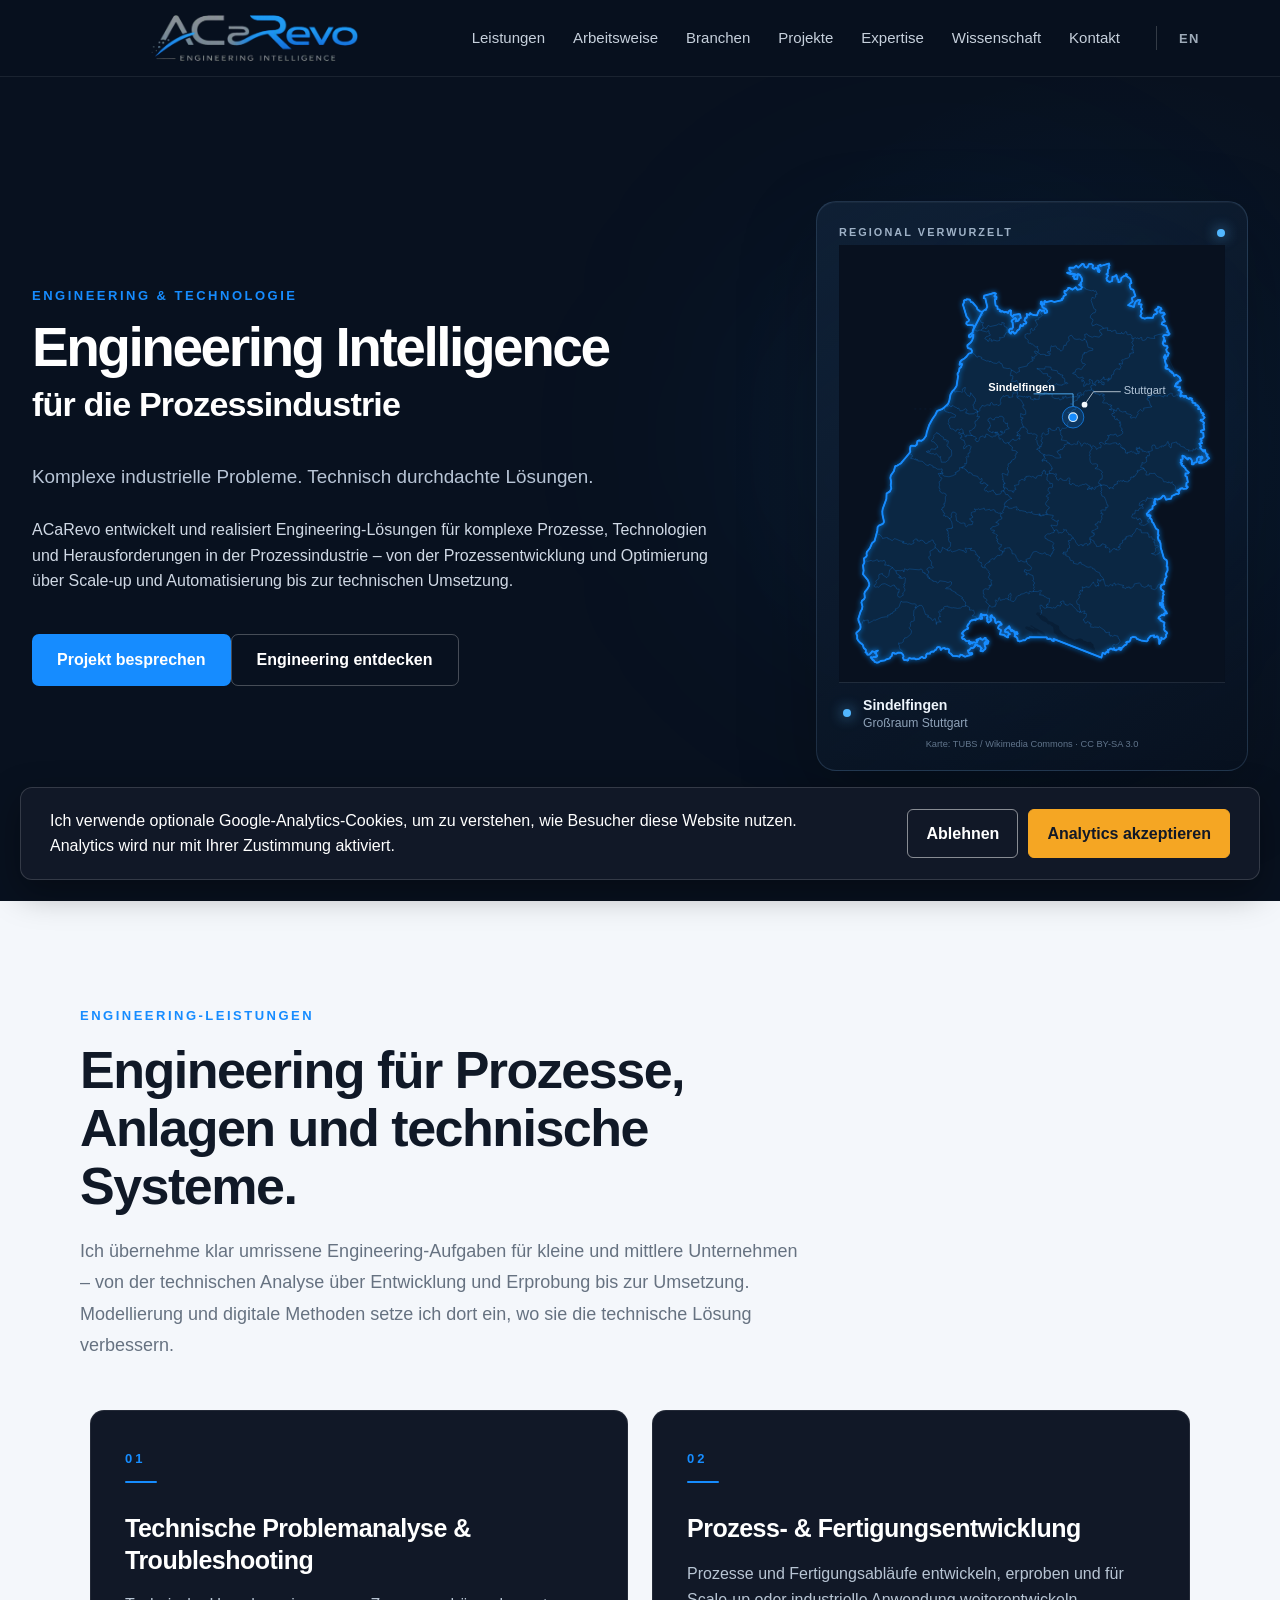
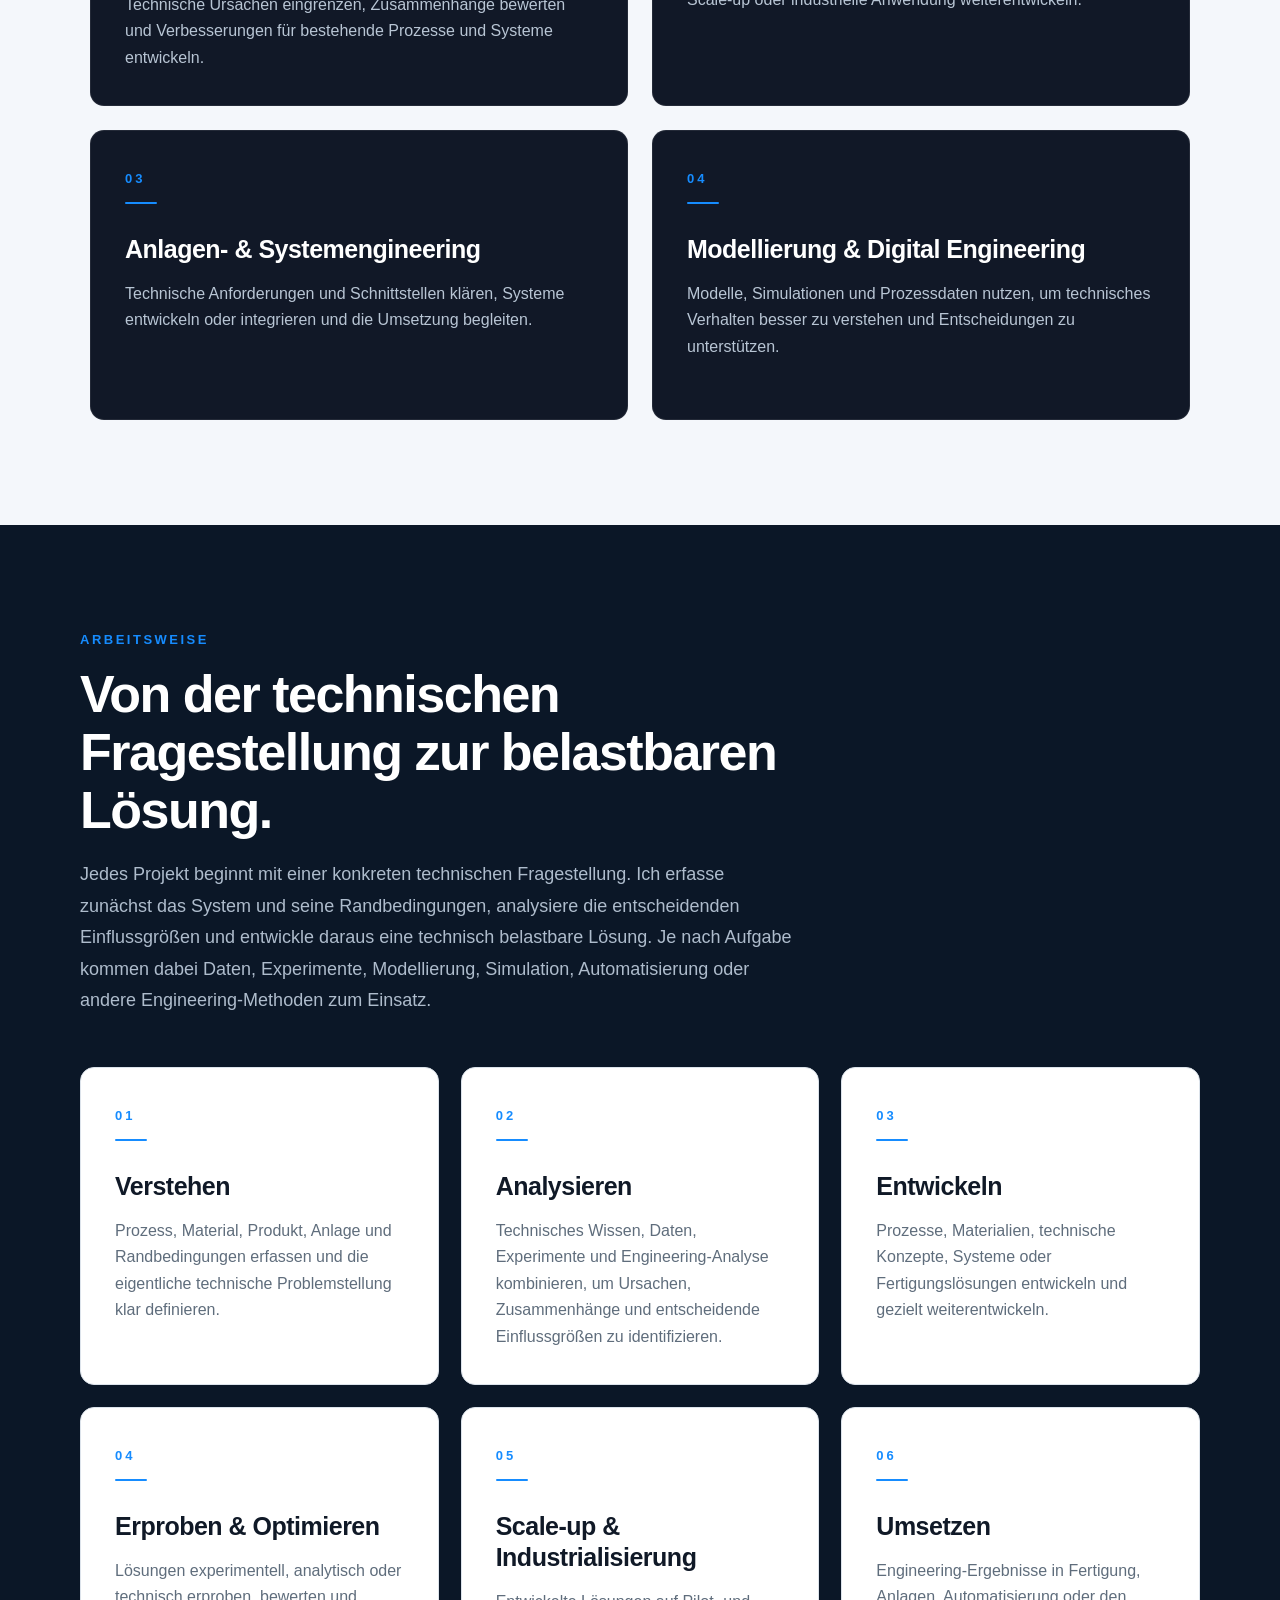
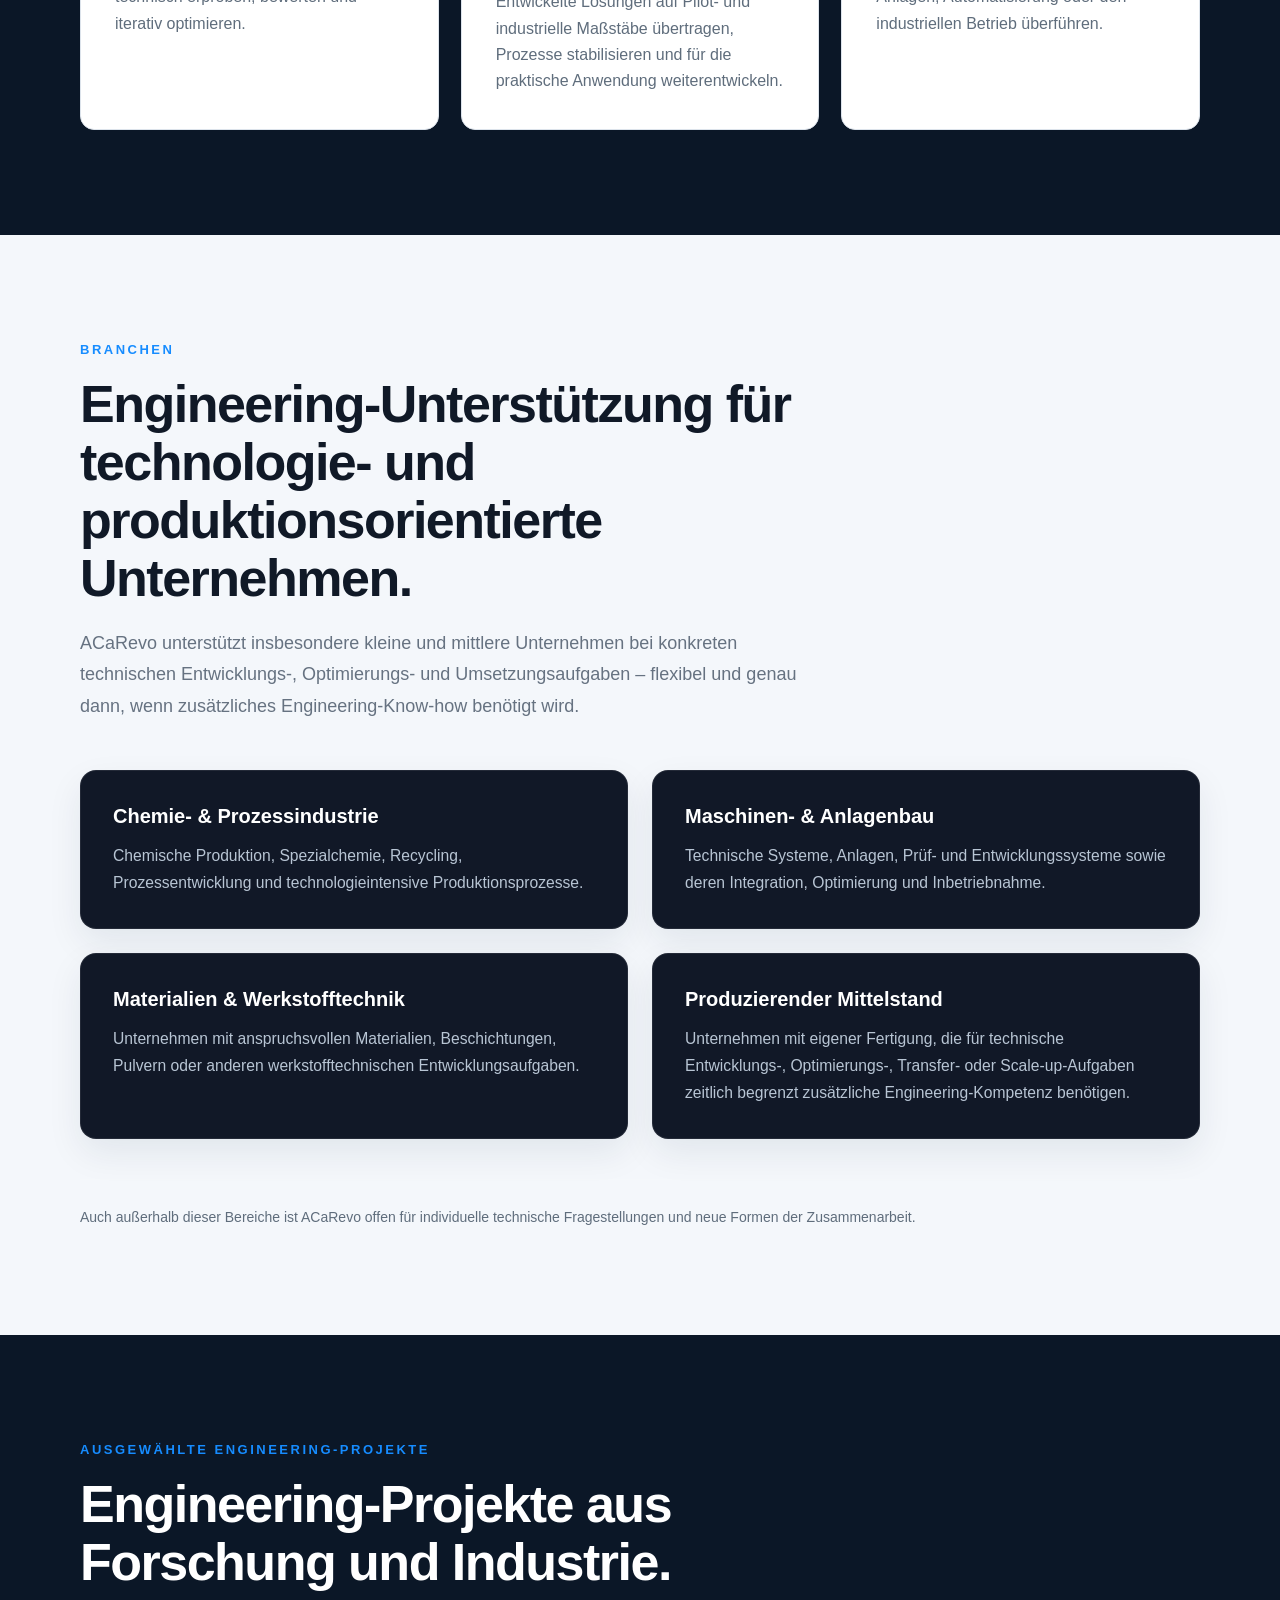
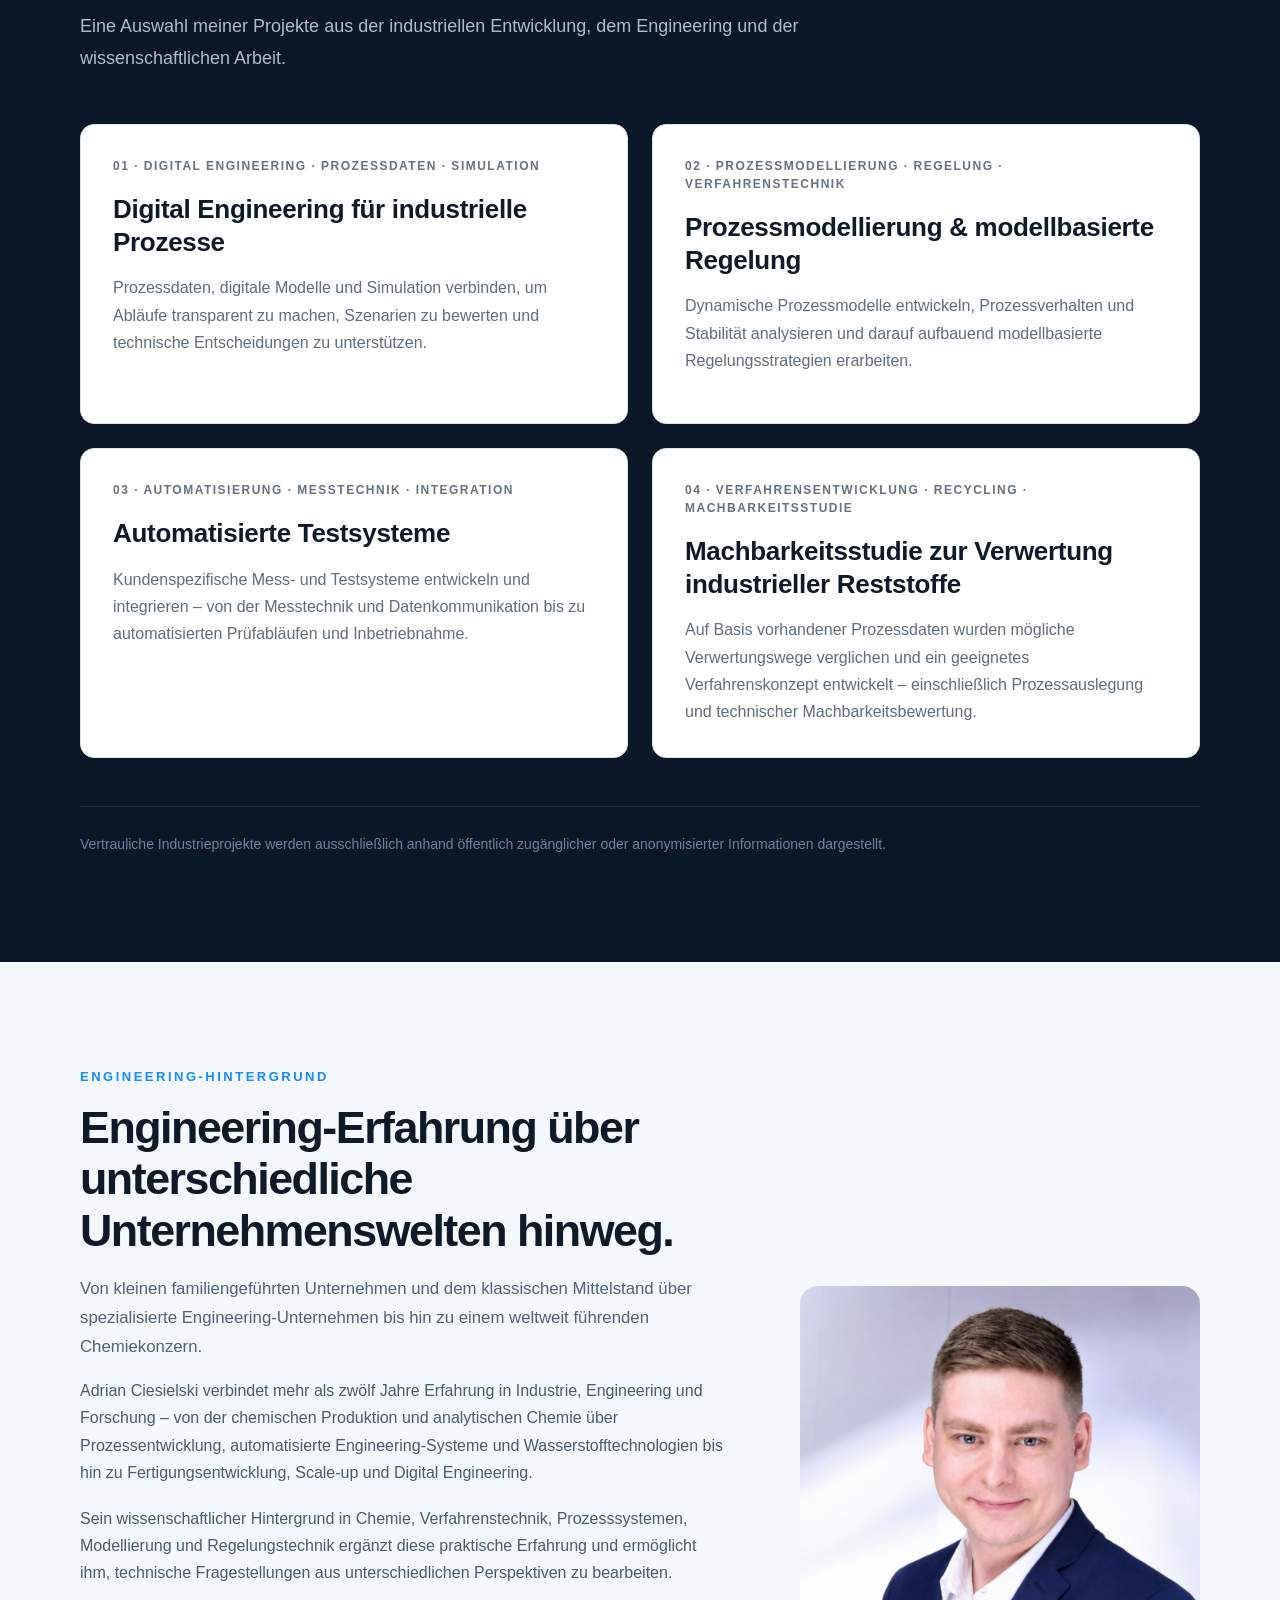
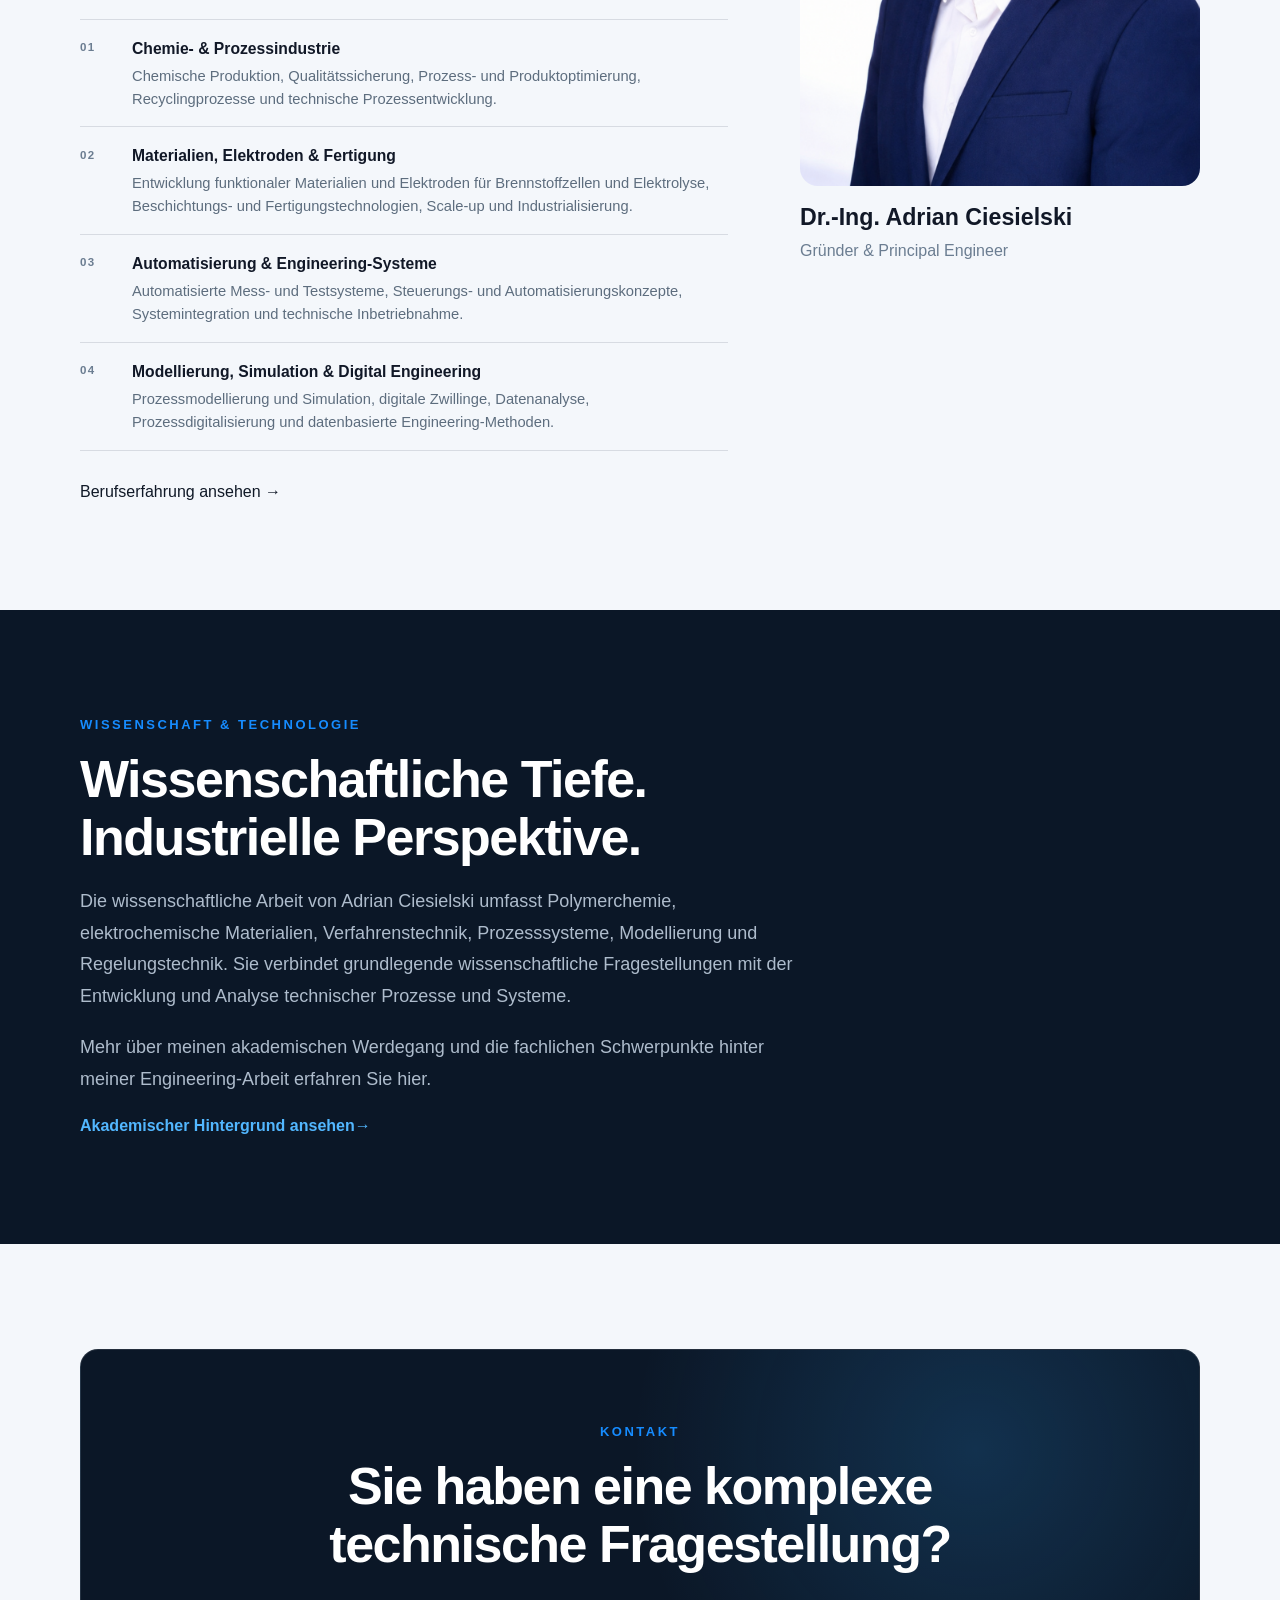
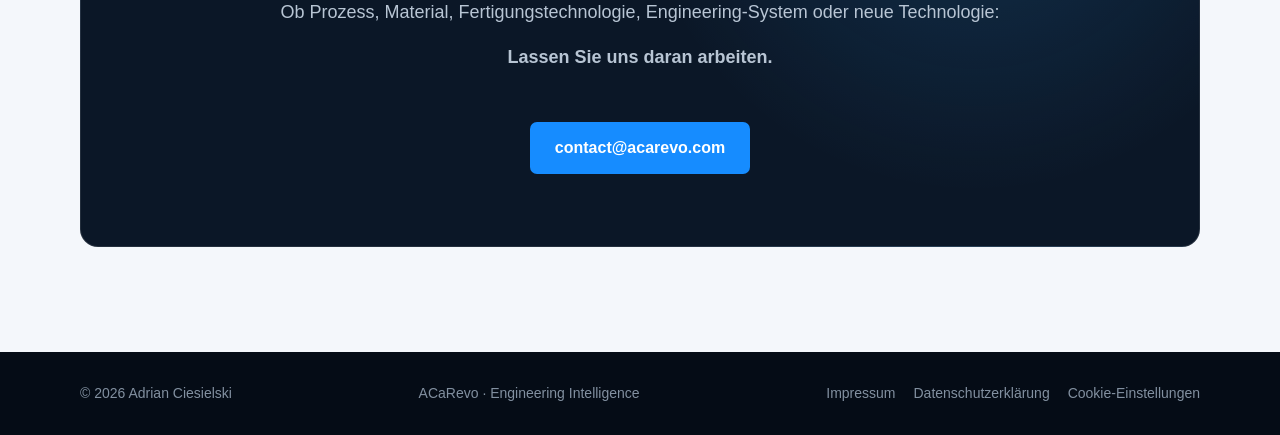
<file: index.html>
<!DOCTYPE html>
<html lang="de">
<head>
  <meta charset="UTF-8">
  <meta name="viewport" content="width=device-width, initial-scale=1.0">
  <title>Engineering für die Prozessindustrie | Großraum Stuttgart | ACaRevo</title>
  <meta name="description" content="Technische Unterstützung für kleine und mittlere Unternehmen der Prozessindustrie: Problemanalyse, Prozessentwicklung, Anlagenengineering und Modellierung. Aus Sindelfingen für den Großraum Stuttgart.">
  <link rel="canonical" href="https://acarevo.com/">

  <link rel="stylesheet" href="style.css">
  <link rel="icon" type="image/svg+xml" href="favicon.svg">
</head>

<body>

<nav>
  <div class="container nav-inner">

    <a href="#" class="logo">
      <img src="logo.PNG" alt="ACaRevo">
    </a>

    <button
      class="nav-toggle"
      type="button"
      aria-label="Navigationsmenü öffnen"
      aria-expanded="false"
      aria-controls="nav-menu"
    >
      <span class="nav-toggle-bar"></span>
      <span class="nav-toggle-bar"></span>
      <span class="nav-toggle-bar"></span>
    </button>

    <div class="nav-links" id="nav-menu">
      <a href="#services">Leistungen</a>
      <a href="#approach">Arbeitsweise</a>
      <a href="#branches">Branchen</a>
      <a href="#projects">Projekte</a>
      <a href="#engineering-background">Expertise</a>
      <a href="#wissenschaft">Wissenschaft</a>
      <a href="#kontakt">Kontakt</a>
      <a href="index.html" class="language-switch">EN</a>
    </div>

  </div>
</nav>

<header class="hero">
  <div class="container hero-layout">
    <div class="hero-content">

      <div class="section-label">
        ENGINEERING &amp; TECHNOLOGIE
      </div>

      <h1>
        Engineering Intelligence
        <span>für die Prozessindustrie</span>
      </h1>

      <p class="hero-intro">
        Komplexe industrielle Probleme. Technisch durchdachte Lösungen.
      </p>

      <p class="hero-description">
        ACaRevo entwickelt und realisiert Engineering-Lösungen für
        komplexe Prozesse, Technologien und Herausforderungen in der
        Prozessindustrie – von der Prozessentwicklung und
        Optimierung über Scale-up und Automatisierung bis zur technischen Umsetzung.
      </p>

      <div class="hero-buttons">
        <a class="button button-primary" href="#kontakt">
          Projekt besprechen
        </a>
        <a class="button button-secondary" href="#services">
          Engineering entdecken
        </a>
      </div>

    </div>

    <aside class="hero-location" aria-label="Standort Sindelfingen im Großraum Stuttgart">
      <div class="hero-location-heading">
        <span class="hero-location-kicker">REGIONAL VERWURZELT</span>
        <span class="hero-location-dot" aria-hidden="true"></span>
      </div>
      <img class="location-map" src="baden-wuerttemberg-map.svg" alt="Karte von Baden-Württemberg mit markiertem Standort Sindelfingen bei Stuttgart">
      <div class="hero-location-footer">
        <span class="location-pulse" aria-hidden="true"></span>
        <span><strong>Sindelfingen</strong><small>Großraum Stuttgart</small></span>
      </div>
      <small class="map-attribution">Karte: TUBS / Wikimedia Commons · CC BY-SA 3.0</small>
    </aside>
  </div>
</header>

<main>

    <section id="services" class="section-light">
    <div class="container">

      <div class="section-label">
        ENGINEERING-LEISTUNGEN
      </div>

      <h2 class="section-title">
        Engineering für Prozesse, Anlagen und technische Systeme.
      </h2>

      <p class="section-intro">
        Ich übernehme klar umrissene Engineering-Aufgaben für kleine und mittlere
        Unternehmen – von der technischen Analyse über Entwicklung und Erprobung
        bis zur Umsetzung. Modellierung und digitale Methoden setze ich dort ein,
        wo sie die technische Lösung verbessern.
      </p>

      <div class="cards">

        <!-- 01 -->
        <article class="card">
          <div class="card-number">
            01
          </div>

          <h3>
            Technische Problemanalyse &amp; Troubleshooting
          </h3>

          <p>
            Technische Ursachen eingrenzen, Zusammenhänge bewerten und
            Verbesserungen für bestehende Prozesse und Systeme entwickeln.
          </p>
        </article>

        <!-- 02 -->
        <article class="card">
          <div class="card-number">
            02
          </div>

          <h3>
            Prozess- &amp; Fertigungsentwicklung
          </h3>

          <p>
            Prozesse und Fertigungsabläufe entwickeln, erproben und für Scale-up
            oder industrielle Anwendung weiterentwickeln.
          </p>
        </article>

        <!-- 03 -->
        <article class="card">
          <div class="card-number">
            03
          </div>

          <h3>
            Anlagen- &amp; Systemengineering
          </h3>

          <p>
            Technische Anforderungen und Schnittstellen klären, Systeme entwickeln
            oder integrieren und die Umsetzung begleiten.
          </p>
        </article>

        <!-- 04 -->
        <article class="card">
          <div class="card-number">
            04
          </div>

          <h3>
            Modellierung &amp; Digital Engineering
          </h3>

          <p>
            Modelle, Simulationen und Prozessdaten nutzen, um technisches Verhalten
            besser zu verstehen und Entscheidungen zu unterstützen.
          </p>
        </article>

      </div>

    </div>
  </section>

  <section id="approach" class="section-dark">
    <div class="container">

      <div class="section-label">
        ARBEITSWEISE
      </div>

      <h2 class="section-title">
        Von der technischen Fragestellung zur belastbaren Lösung.
      </h2>

      <p class="section-intro">
        Jedes Projekt beginnt mit einer konkreten technischen Fragestellung.
        Ich erfasse zunächst das System und seine Randbedingungen, analysiere
        die entscheidenden Einflussgrößen und entwickle daraus eine technisch
        belastbare Lösung. Je nach Aufgabe kommen dabei Daten, Experimente,
        Modellierung, Simulation, Automatisierung oder andere Engineering-Methoden
        zum Einsatz.
      </p>

      <div class="cards">

        <article class="card">
          <div class="card-number">01</div>

          <h3>
            Verstehen
          </h3>

          <p>
            Prozess, Material, Produkt, Anlage und Randbedingungen erfassen
            und die eigentliche technische Problemstellung klar definieren.
          </p>
        </article>

        <article class="card">
          <div class="card-number">02</div>

          <h3>
            Analysieren
          </h3>

          <p>
            Technisches Wissen, Daten, Experimente und Engineering-Analyse
            kombinieren, um Ursachen, Zusammenhänge und entscheidende
            Einflussgrößen zu identifizieren.
          </p>
        </article>

        <article class="card">
          <div class="card-number">03</div>

          <h3>
            Entwickeln
          </h3>

          <p>
            Prozesse, Materialien, technische Konzepte, Systeme oder
            Fertigungslösungen entwickeln und gezielt weiterentwickeln.
          </p>
        </article>

        <article class="card">
          <div class="card-number">04</div>

          <h3>
            Erproben &amp; Optimieren
          </h3>

          <p>
            Lösungen experimentell, analytisch oder technisch erproben,
            bewerten und iterativ optimieren.
          </p>
        </article>

        <article class="card">
          <div class="card-number">05</div>

          <h3>
            Scale-up &amp; Industrialisierung
          </h3>

          <p>
            Entwickelte Lösungen auf Pilot- und industrielle Maßstäbe
            übertragen, Prozesse stabilisieren und für die praktische
            Anwendung weiterentwickeln.
          </p>
        </article>

        <article class="card">
          <div class="card-number">06</div>

          <h3>
            Umsetzen
          </h3>

          <p>
            Engineering-Ergebnisse in Fertigung, Anlagen, Automatisierung
            oder den industriellen Betrieb überführen.
          </p>
        </article>

      </div>

    </div>
  </section>

  <section id="branches" class="section-light">
    <div class="container">

      <div class="section-label">
        BRANCHEN
      </div>

      <h2 class="section-title">
        Engineering-Unterstützung für technologie- und produktionsorientierte Unternehmen.
      </h2>

      <p class="section-intro">
        ACaRevo unterstützt insbesondere kleine und mittlere Unternehmen bei
        konkreten technischen Entwicklungs-, Optimierungs- und Umsetzungsaufgaben –
        flexibel und genau dann, wenn zusätzliches Engineering-Know-how benötigt wird.
      </p>

      <div class="industries-grid">

        <div class="industry-item">
          <h3>
            Chemie- &amp; Prozessindustrie
          </h3>

          <p>
            Chemische Produktion, Spezialchemie, Recycling, Prozessentwicklung
            und technologieintensive Produktionsprozesse.
          </p>
        </div>

        <div class="industry-item">
          <h3>
            Maschinen- &amp; Anlagenbau
          </h3>

          <p>
            Technische Systeme, Anlagen, Prüf- und Entwicklungssysteme sowie
            deren Integration, Optimierung und Inbetriebnahme.
          </p>
        </div>

        <div class="industry-item">
          <h3>
            Materialien &amp; Werkstofftechnik
          </h3>

          <p>
            Unternehmen mit anspruchsvollen Materialien, Beschichtungen,
            Pulvern oder anderen werkstofftechnischen Entwicklungsaufgaben.
          </p>
        </div>

        <div class="industry-item">
          <h3>
            Produzierender Mittelstand
          </h3>

          <p>
            Unternehmen mit eigener Fertigung, die für technische Entwicklungs-,
            Optimierungs-, Transfer- oder Scale-up-Aufgaben zeitlich begrenzt
            zusätzliche Engineering-Kompetenz benötigen.
          </p>
        </div>

      </div>

      <p class="industries-note">
        Auch außerhalb dieser Bereiche ist ACaRevo offen für individuelle
        technische Fragestellungen und neue Formen der Zusammenarbeit.
      </p>

    </div>
  </section>

  <section id="projects" class="section-dark">
    <div class="container">

      <div class="section-label">
        AUSGEWÄHLTE ENGINEERING-PROJEKTE
      </div>

      <h2 class="section-title">
        Engineering-Projekte aus Forschung und Industrie.
      </h2>

      <p class="section-intro">
        Eine Auswahl meiner Projekte aus der industriellen Entwicklung,
        dem Engineering und der wissenschaftlichen Arbeit.
      </p>

      <div class="projects">

        <!-- 01 -->
        <article class="project-item">

          <div>
            <span class="project-meta">
              01 · Digital Engineering · Prozessdaten · Simulation
            </span>

            <h3>
              Digital Engineering für industrielle Prozesse
            </h3>

            <p>
              Prozessdaten, digitale Modelle und Simulation verbinden, um
              Abläufe transparent zu machen, Szenarien zu bewerten und
              technische Entscheidungen zu unterstützen.
            </p>
          </div>

        </article>

        <!-- 02 -->
        <article class="project-item">

          <div>
            <span class="project-meta">
              02 · Prozessmodellierung · Regelung · Verfahrenstechnik
            </span>

            <h3>
              Prozessmodellierung &amp; modellbasierte Regelung
            </h3>

            <p>
              Dynamische Prozessmodelle entwickeln, Prozessverhalten und
              Stabilität analysieren und darauf aufbauend modellbasierte
              Regelungsstrategien erarbeiten.
            </p>
          </div>

        </article>

        <!-- 03 -->
        <article class="project-item">

          <div>
            <span class="project-meta">
              03 · Automatisierung · Messtechnik · Integration
            </span>

            <h3>
              Automatisierte Testsysteme
            </h3>

            <p>
              Kundenspezifische Mess- und Testsysteme entwickeln und
              integrieren – von der Messtechnik und Datenkommunikation bis
              zu automatisierten Prüfabläufen und Inbetriebnahme.
            </p>
          </div>

        </article>

        <!-- 04 -->
        <article class="project-item">

          <div>
            <span class="project-meta">
              04 · Verfahrensentwicklung · Recycling · Machbarkeitsstudie
            </span>

            <h3>
              Machbarkeitsstudie zur Verwertung industrieller Reststoffe
            </h3>

            <p>
              Auf Basis vorhandener Prozessdaten wurden mögliche
              Verwertungswege verglichen und ein geeignetes Verfahrenskonzept
              entwickelt – einschließlich Prozessauslegung und technischer
              Machbarkeitsbewertung.
            </p>
          </div>

        </article>

      </div>

      <p class="industries-note">
        Vertrauliche Industrieprojekte werden ausschließlich anhand
        öffentlich zugänglicher oder anonymisierter Informationen dargestellt.
      </p>

    </div>
  </section>

  <section id="engineering-background" class="section-light">
    <div class="container">

      <div class="engineering-background">

        <div class="engineering-background-intro">

          <div class="section-label">
            ENGINEERING-HINTERGRUND
          </div>

          <h2 class="section-title">
            Engineering-Erfahrung über unterschiedliche Unternehmenswelten hinweg.
          </h2>

          <p class="engineering-company-path">
            Von kleinen familiengeführten Unternehmen und dem klassischen Mittelstand
            über spezialisierte Engineering-Unternehmen bis hin zu einem weltweit
            führenden Chemiekonzern.
          </p>

        </div>

        <div class="engineering-background-content">

          <div class="engineering-profile">

            <p>
              Adrian Ciesielski verbindet mehr als zwölf Jahre Erfahrung in Industrie,
              Engineering und Forschung – von der chemischen Produktion und analytischen
              Chemie über Prozessentwicklung, automatisierte Engineering-Systeme und
              Wasserstofftechnologien bis hin zu Fertigungsentwicklung, Scale-up und
              Digital Engineering.
            </p>

            <p>
              Sein wissenschaftlicher Hintergrund in Chemie, Verfahrenstechnik,
              Prozesssystemen, Modellierung und Regelungstechnik ergänzt diese praktische
              Erfahrung und ermöglicht ihm, technische Fragestellungen aus
              unterschiedlichen Perspektiven zu bearbeiten.
            </p>

          </div>

          <div class="engineering-areas">

            <div class="engineering-area">
              <span>01</span>
              <div>
                <strong>Chemie- &amp; Prozessindustrie</strong>
                <p>
                  Chemische Produktion, Qualitätssicherung, Prozess-
                  und Produktoptimierung, Recyclingprozesse und technische Prozessentwicklung.
                </p>
              </div>
            </div>

            <div class="engineering-area">
              <span>02</span>
              <div>
                <strong>Materialien, Elektroden &amp; Fertigung</strong>
                <p>
                  Entwicklung funktionaler Materialien und Elektroden
                  für Brennstoffzellen und Elektrolyse, Beschichtungs-
                  und Fertigungstechnologien, Scale-up und Industrialisierung.
                </p>
              </div>
            </div>

            <div class="engineering-area">
              <span>03</span>
              <div>
                <strong>Automatisierung &amp; Engineering-Systeme</strong>
                <p>
                  Automatisierte Mess- und Testsysteme, Steuerungs- und
                  Automatisierungskonzepte, Systemintegration und technische
                  Inbetriebnahme.
                </p>
              </div>
            </div>

            <div class="engineering-area">
              <span>04</span>
              <div>
                <strong>Modellierung, Simulation &amp; Digital Engineering</strong>
                <p>
                  Prozessmodellierung und Simulation, digitale Zwillinge,
                  Datenanalyse, Prozessdigitalisierung und datenbasierte
                  Engineering-Methoden.
                </p>
              </div>
            </div>

          </div>

          <a href="experience/index.html" class="text-link">
            Berufserfahrung ansehen →
          </a>

        </div>

        <div class="engineering-background-image">

          <img
            src="ac-portrait.png"
            alt="Dr.-Ing. Adrian Ciesielski – Gründer & Principal Engineer"
          >

          <div class="engineering-background-caption">
            <h3>Dr.-Ing. Adrian Ciesielski</h3>
            <p class="engineering-role">Gründer &amp; Principal Engineer</p>
          </div>

        </div>

      </div>

    </div>
  </section>

  <section id="wissenschaft" class="section-dark">
    <div class="container">

      <div class="section-label">
        WISSENSCHAFT &amp; TECHNOLOGIE
      </div>

      <h2 class="section-title">
        Wissenschaftliche Tiefe. Industrielle Perspektive.
      </h2>

      <p class="section-intro">
        Die wissenschaftliche Arbeit von Adrian Ciesielski
        umfasst Polymerchemie, elektrochemische Materialien,
        Verfahrenstechnik, Prozesssysteme, Modellierung und
        Regelungstechnik. Sie verbindet grundlegende wissenschaftliche
        Fragestellungen mit der Entwicklung und Analyse technischer Prozesse und Systeme.
      </p>

      <p class="section-intro">
      Mehr über meinen akademischen Werdegang und die fachlichen Schwerpunkte
      hinter meiner Engineering-Arbeit erfahren Sie hier.
    </p>

      <a href="education/index.html" class="project-link">
        Akademischer Hintergrund ansehen→
      </a>

    </div>
  </section>

  <section id="kontakt" class="section-light">
    <div class="container">

      <div class="contact-box">

        <div class="section-label">
          KONTAKT
        </div>

        <h2 class="section-title">
          Sie haben eine komplexe technische Fragestellung?
        </h2>

        <p>
          Ob Prozess, Material, Fertigungstechnologie, Engineering-System
          oder neue Technologie:
        </p>

        <p class="contact-highlight">
          <strong>Lassen Sie uns daran arbeiten.</strong>
        </p>

        <a
          class="button button-primary"
          href="mailto:contact@acarevo.com"
        >
          contact@acarevo.com
        </a>

      </div>

    </div>
  </section>

</main>

<footer>
  <div class="container footer-inner">

    <div>
      © 2026 Adrian Ciesielski
    </div>

    <div>
      ACaRevo · Engineering Intelligence
    </div>

    <div class="footer-legal">
        <a href="impressum/index.html">Impressum</a>
      <a href="datenschutz/index.html">Datenschutzerklärung</a>
      <a href="index.html?cookie-settings=1#cookie-banner">Cookie-Einstellungen</a>
    </div>

  </div>
</footer>

<script>
  (function () {

    const nav = document.querySelector("nav");
    const toggle = document.querySelector(".nav-toggle");
    const links = document.querySelectorAll("#nav-menu a");

    function setMenuOpen(isOpen) {

      nav.classList.toggle("is-open", isOpen);

      toggle.setAttribute(
        "aria-expanded",
        isOpen ? "true" : "false"
      );

      toggle.setAttribute(
        "aria-label",
        isOpen
          ? "Navigationsmenü schließen"
          : "Navigationsmenü öffnen"
      );

    }

    toggle.addEventListener("click", () => {
      setMenuOpen(!nav.classList.contains("is-open"));
    });

    links.forEach(link => {
      link.addEventListener("click", () => {
        setMenuOpen(false);
      });
    });

  })();
</script>

<div id="cookie-banner" class="cookie-banner" hidden>
  <div class="cookie-banner-content">

    <p>
      Ich verwende optionale Google-Analytics-Cookies, um zu verstehen,
      wie Besucher diese Website nutzen. Analytics wird nur mit Ihrer
      Zustimmung aktiviert.
    </p>

    <div class="cookie-banner-buttons">
      <button id="cookie-reject" type="button">Ablehnen</button>
      <button id="cookie-accept" type="button">Analytics akzeptieren</button>
    </div>

  </div>
</div>

<script src="cookie-consent.js"></script>

</body>
</html>
</file>
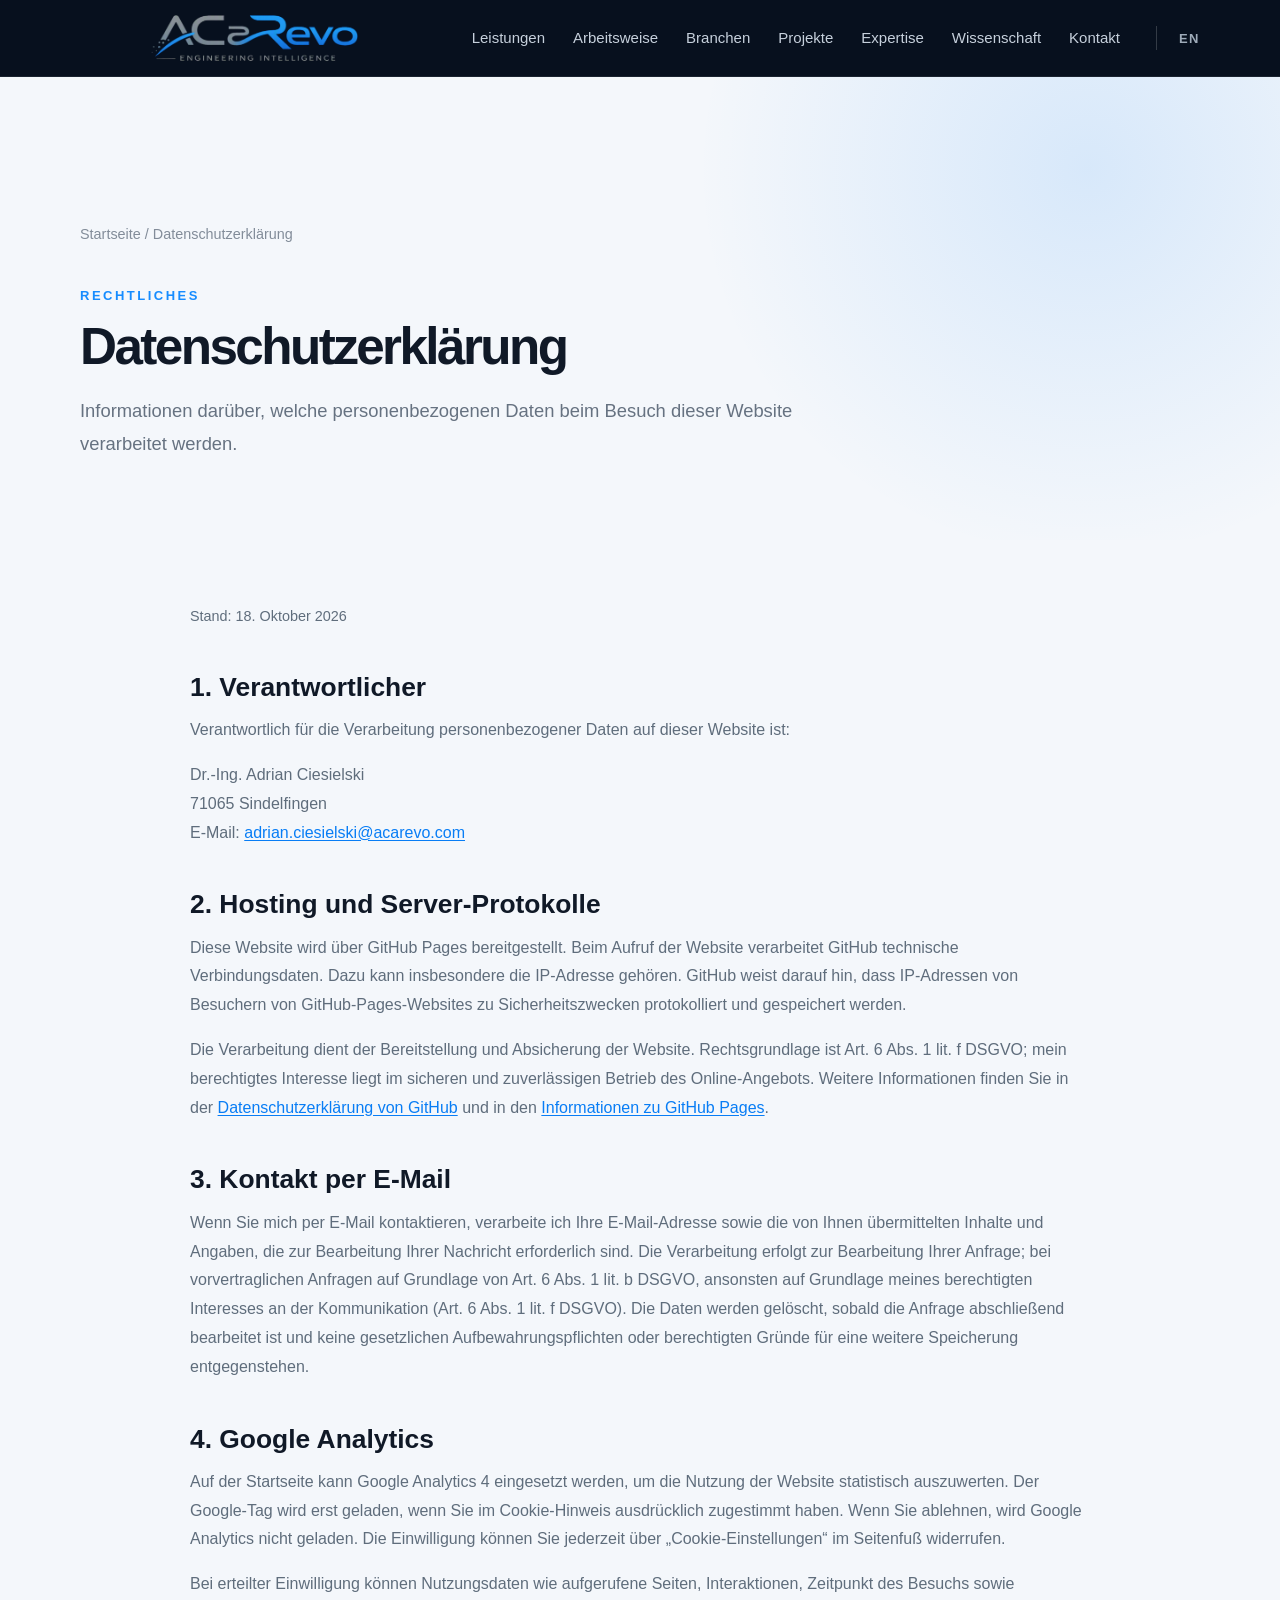
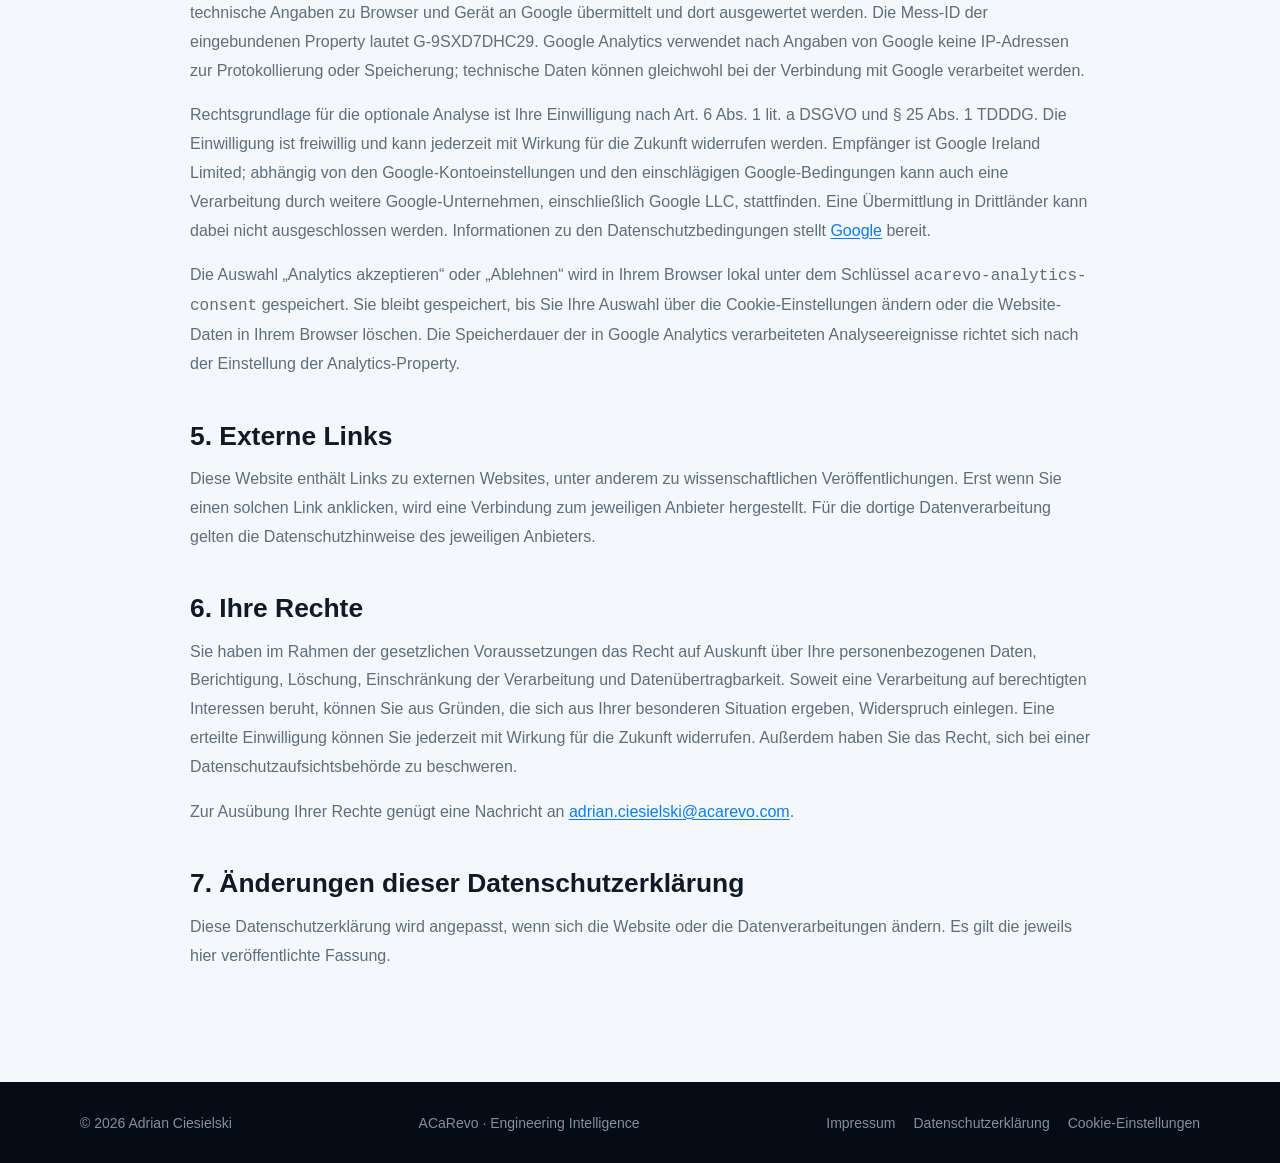
<file: datenschutz/index.html>
<!DOCTYPE html>
<html lang="de">

<head>
  <meta charset="UTF-8">
  <meta name="viewport" content="width=device-width, initial-scale=1.0">
  <meta name="description" content="Datenschutzerklärung von ACaRevo – Informationen zur Verarbeitung personenbezogener Daten.">
  <title>Datenschutzerklärung | ACaRevo</title>
  <link rel="canonical" href="https://acarevo.com/datenschutz/">
  <link rel="stylesheet" href="../style.css">
  <link rel="icon" type="image/svg+xml" href="../favicon.svg">
</head>

<body class="privacy-page">
  <nav>
    <div class="container nav-inner">
      <a href="../index.html" class="logo"><img src="../logo.PNG" alt="ACaRevo"></a>
      <button class="nav-toggle" type="button" aria-label="Navigationsmenü öffnen" aria-expanded="false" aria-controls="nav-menu">
        <span class="nav-toggle-bar"></span><span class="nav-toggle-bar"></span><span class="nav-toggle-bar"></span>
      </button>
      <div class="nav-links" id="nav-menu">
        <a href="../index.html#services">Leistungen</a>
        <a href="../index.html#approach">Arbeitsweise</a>
        <a href="../index.html#branches">Branchen</a>
        <a href="../index.html#projects">Projekte</a>
        <a href="../index.html#engineering-background">Expertise</a>
        <a href="../index.html#wissenschaft">Wissenschaft</a>
        <a href="../index.html#kontakt">Kontakt</a>
        <a href="../index.html" class="language-switch">EN</a>
      </div>
    </div>
  </nav>

  <main>
    <header class="subpage-hero">
      <div class="container">
        <a href="../index.html" class="breadcrumb">Startseite / Datenschutzerklärung</a>
        <div class="section-label">RECHTLICHES</div>
        <h1>Datenschutzerklärung</h1>
        <p>Informationen darüber, welche personenbezogenen Daten beim Besuch dieser Website verarbeitet werden.</p>
      </div>
    </header>

    <section class="section-light privacy-content">
      <div class="container privacy-container">
        <p class="privacy-updated">Stand: 18. Oktober 2026</p>

        <h2>1. Verantwortlicher</h2>
        <p>Verantwortlich für die Verarbeitung personenbezogener Daten auf dieser Website ist:</p>
        <address>
          Dr.-Ing. Adrian Ciesielski<br>
          71065 Sindelfingen<br>
          E-Mail: <a href="mailto:adrian.ciesielski@acarevo.com">adrian.ciesielski@acarevo.com</a>
        </address>
        <h2>2. Hosting und Server-Protokolle</h2>
        <p>Diese Website wird über GitHub Pages bereitgestellt. Beim Aufruf der Website verarbeitet GitHub technische Verbindungsdaten. Dazu kann insbesondere die IP-Adresse gehören. GitHub weist darauf hin, dass IP-Adressen von Besuchern von GitHub-Pages-Websites zu Sicherheitszwecken protokolliert und gespeichert werden.</p>
        <p>Die Verarbeitung dient der Bereitstellung und Absicherung der Website. Rechtsgrundlage ist Art. 6 Abs. 1 lit. f DSGVO; mein berechtigtes Interesse liegt im sicheren und zuverlässigen Betrieb des Online-Angebots. Weitere Informationen finden Sie in der <a href="https://docs.github.com/en/site-policy/privacy-policies/github-privacy-statement" target="_blank" rel="noopener noreferrer">Datenschutzerklärung von GitHub</a> und in den <a href="https://docs.github.com/en/pages/getting-started-with-github-pages/what-is-github-pages" target="_blank" rel="noopener noreferrer">Informationen zu GitHub Pages</a>.</p>

        <h2>3. Kontakt per E-Mail</h2>
        <p>Wenn Sie mich per E-Mail kontaktieren, verarbeite ich Ihre E-Mail-Adresse sowie die von Ihnen übermittelten Inhalte und Angaben, die zur Bearbeitung Ihrer Nachricht erforderlich sind. Die Verarbeitung erfolgt zur Bearbeitung Ihrer Anfrage; bei vorvertraglichen Anfragen auf Grundlage von Art. 6 Abs. 1 lit. b DSGVO, ansonsten auf Grundlage meines berechtigten Interesses an der Kommunikation (Art. 6 Abs. 1 lit. f DSGVO). Die Daten werden gelöscht, sobald die Anfrage abschließend bearbeitet ist und keine gesetzlichen Aufbewahrungspflichten oder berechtigten Gründe für eine weitere Speicherung entgegenstehen.</p>

        <h2>4. Google Analytics</h2>
        <p>Auf der Startseite kann Google Analytics 4 eingesetzt werden, um die Nutzung der Website statistisch auszuwerten. Der Google-Tag wird erst geladen, wenn Sie im Cookie-Hinweis ausdrücklich zugestimmt haben. Wenn Sie ablehnen, wird Google Analytics nicht geladen. Die Einwilligung können Sie jederzeit über „Cookie-Einstellungen“ im Seitenfuß widerrufen.</p>
        <p>Bei erteilter Einwilligung können Nutzungsdaten wie aufgerufene Seiten, Interaktionen, Zeitpunkt des Besuchs sowie technische Angaben zu Browser und Gerät an Google übermittelt und dort ausgewertet werden. Die Mess-ID der eingebundenen Property lautet G-9SXD7DHC29. Google Analytics verwendet nach Angaben von Google keine IP-Adressen zur Protokollierung oder Speicherung; technische Daten können gleichwohl bei der Verbindung mit Google verarbeitet werden.</p>
        <p>Rechtsgrundlage für die optionale Analyse ist Ihre Einwilligung nach Art. 6 Abs. 1 lit. a DSGVO und § 25 Abs. 1 TDDDG. Die Einwilligung ist freiwillig und kann jederzeit mit Wirkung für die Zukunft widerrufen werden. Empfänger ist Google Ireland Limited; abhängig von den Google-Kontoeinstellungen und den einschlägigen Google-Bedingungen kann auch eine Verarbeitung durch weitere Google-Unternehmen, einschließlich Google LLC, stattfinden. Eine Übermittlung in Drittländer kann dabei nicht ausgeschlossen werden. Informationen zu den Datenschutzbedingungen stellt <a href="https://policies.google.com/privacy?hl=de" target="_blank" rel="noopener noreferrer">Google</a> bereit.</p>
        <p>Die Auswahl „Analytics akzeptieren“ oder „Ablehnen“ wird in Ihrem Browser lokal unter dem Schlüssel <code>acarevo-analytics-consent</code> gespeichert. Sie bleibt gespeichert, bis Sie Ihre Auswahl über die Cookie-Einstellungen ändern oder die Website-Daten in Ihrem Browser löschen. Die Speicherdauer der in Google Analytics verarbeiteten Analyseereignisse richtet sich nach der Einstellung der Analytics-Property.</p>

        <h2>5. Externe Links</h2>
        <p>Diese Website enthält Links zu externen Websites, unter anderem zu wissenschaftlichen Veröffentlichungen. Erst wenn Sie einen solchen Link anklicken, wird eine Verbindung zum jeweiligen Anbieter hergestellt. Für die dortige Datenverarbeitung gelten die Datenschutzhinweise des jeweiligen Anbieters.</p>

        <h2>6. Ihre Rechte</h2>
        <p>Sie haben im Rahmen der gesetzlichen Voraussetzungen das Recht auf Auskunft über Ihre personenbezogenen Daten, Berichtigung, Löschung, Einschränkung der Verarbeitung und Datenübertragbarkeit. Soweit eine Verarbeitung auf berechtigten Interessen beruht, können Sie aus Gründen, die sich aus Ihrer besonderen Situation ergeben, Widerspruch einlegen. Eine erteilte Einwilligung können Sie jederzeit mit Wirkung für die Zukunft widerrufen. Außerdem haben Sie das Recht, sich bei einer Datenschutzaufsichtsbehörde zu beschweren.</p>
        <p>Zur Ausübung Ihrer Rechte genügt eine Nachricht an <a href="mailto:adrian.ciesielski@acarevo.com">adrian.ciesielski@acarevo.com</a>.</p>

        <h2>7. Änderungen dieser Datenschutzerklärung</h2>
        <p>Diese Datenschutzerklärung wird angepasst, wenn sich die Website oder die Datenverarbeitungen ändern. Es gilt die jeweils hier veröffentlichte Fassung.</p>
      </div>
    </section>
  </main>

  <footer>
    <div class="container footer-inner">
      <div>© 2026 Adrian Ciesielski</div>
      <div>ACaRevo · Engineering Intelligence</div>
      <div class="footer-legal">
        <a href="../impressum/index.html">Impressum</a>
        <a href="index.html">Datenschutzerklärung</a>
        <a href="../index.html?cookie-settings=1#cookie-banner">Cookie-Einstellungen</a>
      </div>
    </div>
  </footer>

  <script>
    (function () {
      const nav = document.querySelector("nav");
      const toggle = document.querySelector(".nav-toggle");
      const links = document.querySelectorAll("#nav-menu a");
      toggle.addEventListener("click", () => {
        const isOpen = !nav.classList.contains("is-open");
        nav.classList.toggle("is-open", isOpen);
        toggle.setAttribute("aria-expanded", isOpen ? "true" : "false");
        toggle.setAttribute("aria-label", isOpen ? "Navigationsmenü schließen" : "Navigationsmenü öffnen");
      });
      links.forEach(link => link.addEventListener("click", () => nav.classList.remove("is-open")));
    })();
  </script>
</body>
</html>
</file>
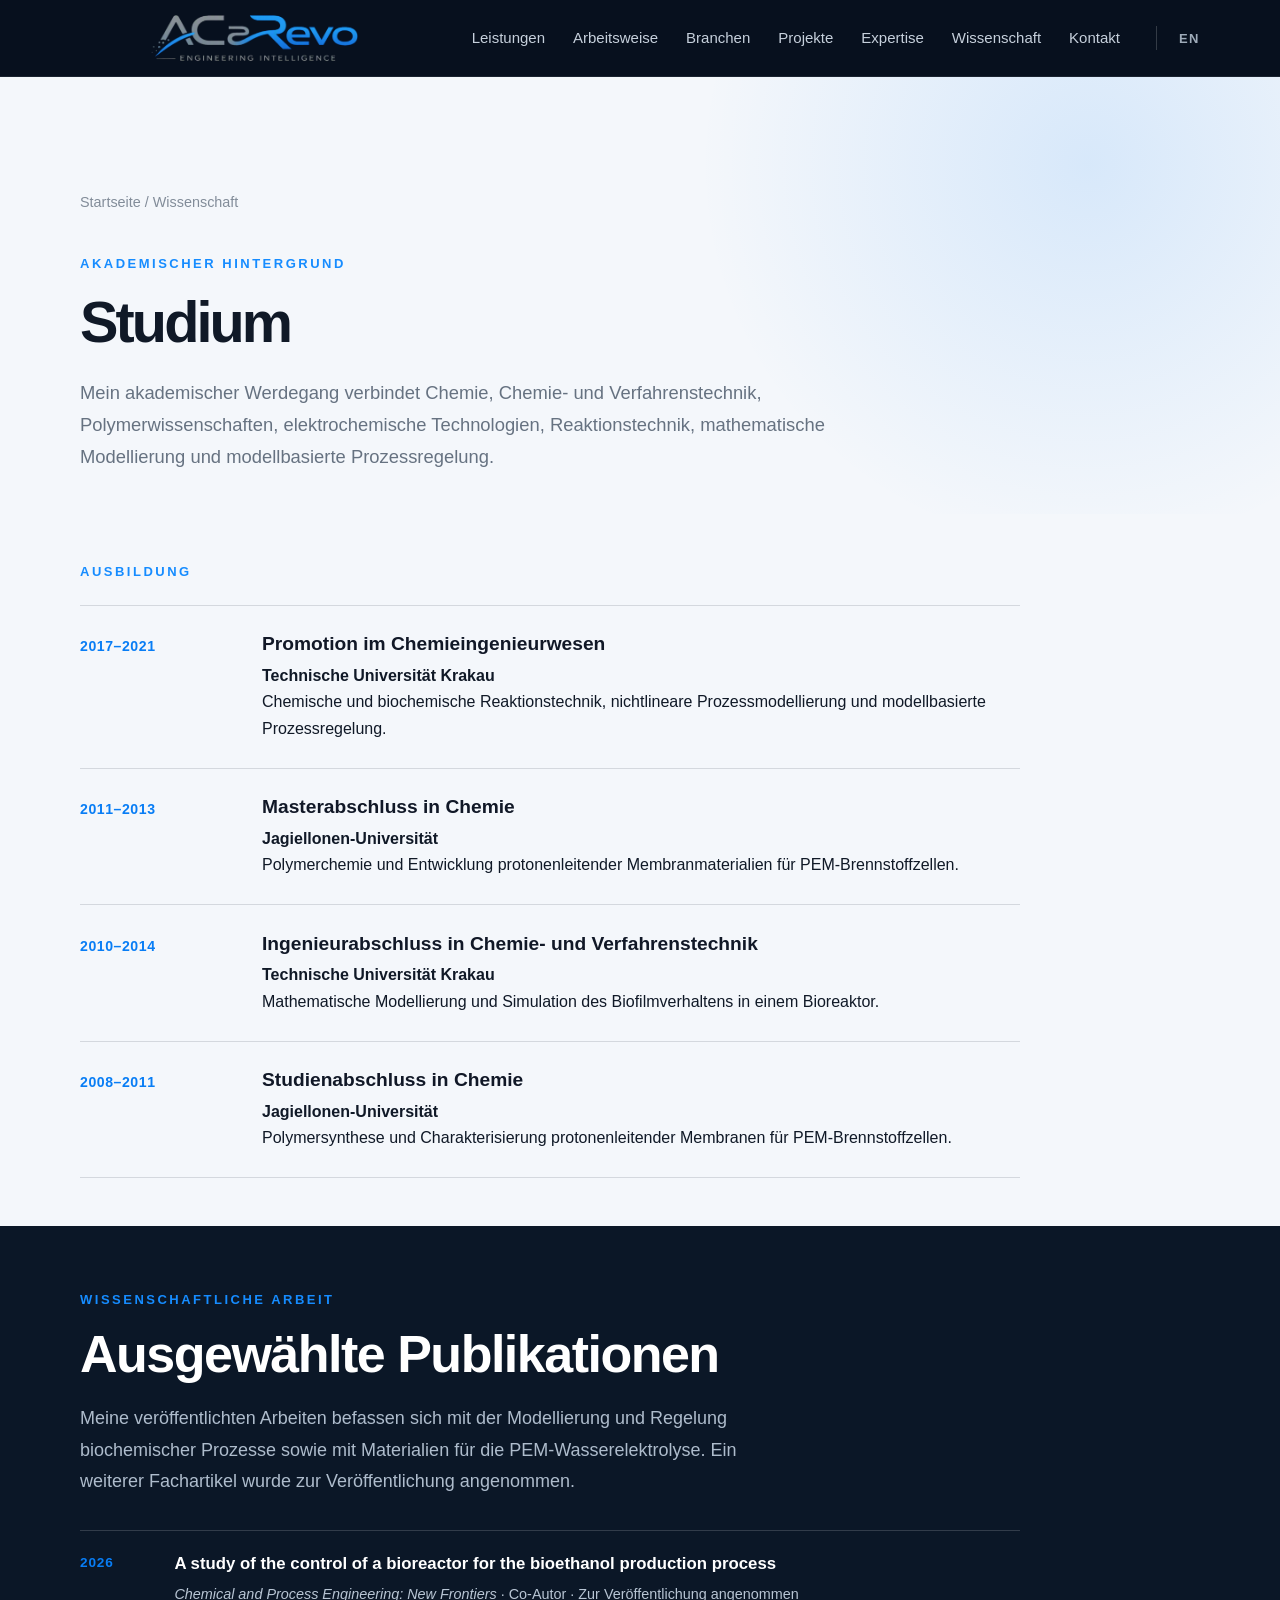
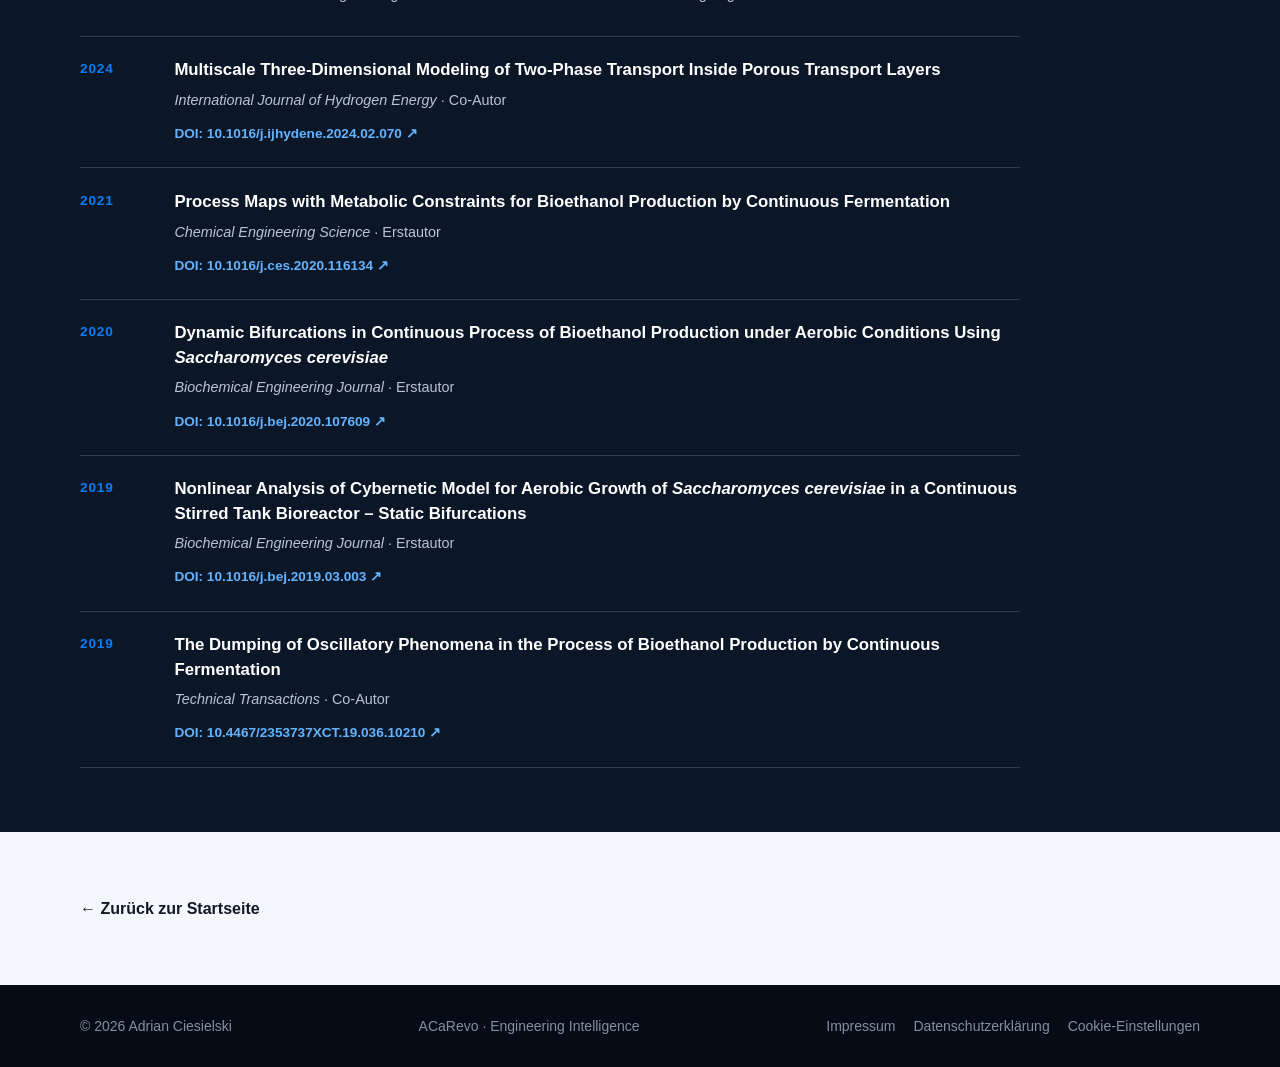
<file: education/index.html>
<!DOCTYPE html>
<html lang="de">

<head>
  <meta charset="UTF-8">
  <meta name="viewport" content="width=device-width, initial-scale=1.0">

  <title>Akademischer Hintergrund | Chemie und Verfahrenstechnik | ACaRevo</title>
  <meta name="description" content="Akademischer Hintergrund in Chemie, Chemie- und Verfahrenstechnik, Prozessmodellierung und Regelungstechnik von Dr.-Ing. Adrian Ciesielski.">
  <link rel="canonical" href="https://acarevo.com/education/">

  <link rel="stylesheet" href="../style.css">
  <link rel="icon" type="image/svg+xml" href="../favicon.svg">
</head>

<body class="education-page">

  <nav>
    <div class="container nav-inner">

      <a href="../index.html" class="logo">
        <img src="../logo.PNG" alt="ACaRevo">
      </a>

      <button
        class="nav-toggle"
        type="button"
        aria-label="Navigationsmenü öffnen"
        aria-expanded="false"
        aria-controls="nav-menu"
      >
        <span class="nav-toggle-bar"></span>
        <span class="nav-toggle-bar"></span>
        <span class="nav-toggle-bar"></span>
      </button>

      <div class="nav-links" id="nav-menu">
        <a href="../index.html#services">Leistungen</a>
        <a href="../index.html#approach">Arbeitsweise</a>
        <a href="../index.html#branches">Branchen</a>
        <a href="../index.html#projects">Projekte</a>
        <a href="../index.html#engineering-background">Expertise</a>
        <a href="../index.html#wissenschaft">Wissenschaft</a>
        <a href="../index.html#kontakt">Kontakt</a>
        <a href="../index.html" class="language-switch">EN</a>
      </div>

    </div>
  </nav>


  <main>

    <header class="subpage-hero">
      <div class="container">

        <a href="../index.html#wissenschaft" class="breadcrumb">
          Startseite / Wissenschaft
        </a>

        <div class="section-label">
          AKADEMISCHER HINTERGRUND
        </div>

        <h1>
          Studium
        </h1>

        <p>
          Mein akademischer Werdegang verbindet Chemie,
          Chemie- und Verfahrenstechnik, Polymerwissenschaften,
          elektrochemische Technologien, Reaktionstechnik,
          mathematische Modellierung und modellbasierte Prozessregelung.
        </p>

      </div>
    </header>


    <section class="section-light education-overview">
      <div class="container">

        <div class="section-label">AUSBILDUNG</div>

        <div class="education-timeline">
          <article class="education-entry">
            <div class="education-years">2017–2021</div>
            <div>
              <h3>Promotion im Chemieingenieurwesen</h3>
              <p class="education-university">Technische Universität Krakau</p>
              <p>Chemische und biochemische Reaktionstechnik, nichtlineare Prozessmodellierung und modellbasierte Prozessregelung.</p>
            </div>
          </article>

          <article class="education-entry">
            <div class="education-years">2011–2013</div>
            <div>
              <h3>Masterabschluss in Chemie</h3>
              <p class="education-university">Jagiellonen-Universität</p>
              <p>Polymerchemie und Entwicklung protonenleitender Membranmaterialien für PEM-Brennstoffzellen.</p>
            </div>
          </article>

          <article class="education-entry">
            <div class="education-years">2010–2014</div>
            <div>
              <h3>Ingenieurabschluss in Chemie- und Verfahrenstechnik</h3>
              <p class="education-university">Technische Universität Krakau</p>
              <p>Mathematische Modellierung und Simulation des Biofilmverhaltens in einem Bioreaktor.</p>
            </div>
          </article>

          <article class="education-entry">
            <div class="education-years">2008–2011</div>
            <div>
              <h3>Studienabschluss in Chemie</h3>
              <p class="education-university">Jagiellonen-Universität</p>
              <p>Polymersynthese und Charakterisierung protonenleitender Membranen für PEM-Brennstoffzellen.</p>
            </div>
          </article>
        </div>

      </div>
    </section>


    <section class="section-dark publications-section">
      <div class="container">

        <div class="section-label">
          WISSENSCHAFTLICHE ARBEIT
        </div>

        <h2 class="section-title">
          Ausgewählte Publikationen
        </h2>

        <p class="section-intro">
          Meine veröffentlichten Arbeiten befassen sich mit der Modellierung
          und Regelung biochemischer Prozesse sowie mit Materialien für die
          PEM-Wasserelektrolyse. Ein weiterer Fachartikel wurde zur
          Veröffentlichung angenommen.
        </p>

        <div class="publication-list">
          <article class="publication-item">
            <div class="publication-year">2026</div>
            <div>
              <h3>A study of the control of a bioreactor for the bioethanol production process</h3>
              <p><em>Chemical and Process Engineering: New Frontiers</em> · Co-Autor · Zur Veröffentlichung angenommen</p>
            </div>
          </article>

          <article class="publication-item">
            <div class="publication-year">2024</div>
            <div>
              <h3>Multiscale Three-Dimensional Modeling of Two-Phase Transport Inside Porous Transport Layers</h3>
              <p><em>International Journal of Hydrogen Energy</em> · Co-Autor</p>
              <a href="https://doi.org/10.1016/j.ijhydene.2024.02.070" target="_blank" rel="noopener noreferrer">DOI: 10.1016/j.ijhydene.2024.02.070 ↗</a>
            </div>
          </article>

          <article class="publication-item">
            <div class="publication-year">2021</div>
            <div>
              <h3>Process Maps with Metabolic Constraints for Bioethanol Production by Continuous Fermentation</h3>
              <p><em>Chemical Engineering Science</em> · Erstautor</p>
              <a href="https://doi.org/10.1016/j.ces.2020.116134" target="_blank" rel="noopener noreferrer">DOI: 10.1016/j.ces.2020.116134 ↗</a>
            </div>
          </article>

          <article class="publication-item">
            <div class="publication-year">2020</div>
            <div>
              <h3>Dynamic Bifurcations in Continuous Process of Bioethanol Production under Aerobic Conditions Using <em>Saccharomyces cerevisiae</em></h3>
              <p><em>Biochemical Engineering Journal</em> · Erstautor</p>
              <a href="https://doi.org/10.1016/j.bej.2020.107609" target="_blank" rel="noopener noreferrer">DOI: 10.1016/j.bej.2020.107609 ↗</a>
            </div>
          </article>

          <article class="publication-item">
            <div class="publication-year">2019</div>
            <div>
              <h3>Nonlinear Analysis of Cybernetic Model for Aerobic Growth of <em>Saccharomyces cerevisiae</em> in a Continuous Stirred Tank Bioreactor – Static Bifurcations</h3>
              <p><em>Biochemical Engineering Journal</em> · Erstautor</p>
              <a href="https://doi.org/10.1016/j.bej.2019.03.003" target="_blank" rel="noopener noreferrer">DOI: 10.1016/j.bej.2019.03.003 ↗</a>
            </div>
          </article>

          <article class="publication-item">
            <div class="publication-year">2019</div>
            <div>
              <h3>The Dumping of Oscillatory Phenomena in the Process of Bioethanol Production by Continuous Fermentation</h3>
              <p><em>Technical Transactions</em> · Co-Autor</p>
              <a href="https://doi.org/10.4467/2353737XCT.19.036.10210" target="_blank" rel="noopener noreferrer">DOI: 10.4467/2353737XCT.19.036.10210 ↗</a>
            </div>
          </article>
        </div>

      </div>
    </section>


    <section class="section-light">
      <div class="container">

        <a href="../index.html#engineering-background" class="back-link">
          ← Zurück zur Startseite
        </a>

      </div>
    </section>

  </main>


  <footer>
    <div class="container footer-inner">

      <div>
        © 2026 Adrian Ciesielski
      </div>

      <div>
        ACaRevo · Engineering Intelligence
      </div>

      <div class="footer-legal">
        <a href="../impressum/index.html">Impressum</a>
        <a href="../datenschutz/index.html">Datenschutzerklärung</a>
        <a href="../index.html?cookie-settings=1#cookie-banner">Cookie-Einstellungen</a>
      </div>
    </div>
  </footer>


  <script>
    (function () {

      const nav = document.querySelector("nav");
      const toggle = document.querySelector(".nav-toggle");
      const links = document.querySelectorAll("#nav-menu a");

      function setMenuOpen(isOpen) {
        nav.classList.toggle("is-open", isOpen);

        toggle.setAttribute(
          "aria-expanded",
          isOpen ? "true" : "false"
        );
      }

      toggle.addEventListener("click", () => {
        setMenuOpen(!nav.classList.contains("is-open"));
      });

      links.forEach(link => {
        link.addEventListener("click", () => {
          setMenuOpen(false);
        });
      });

    })();
  </script>

</body>
</html>
</file>
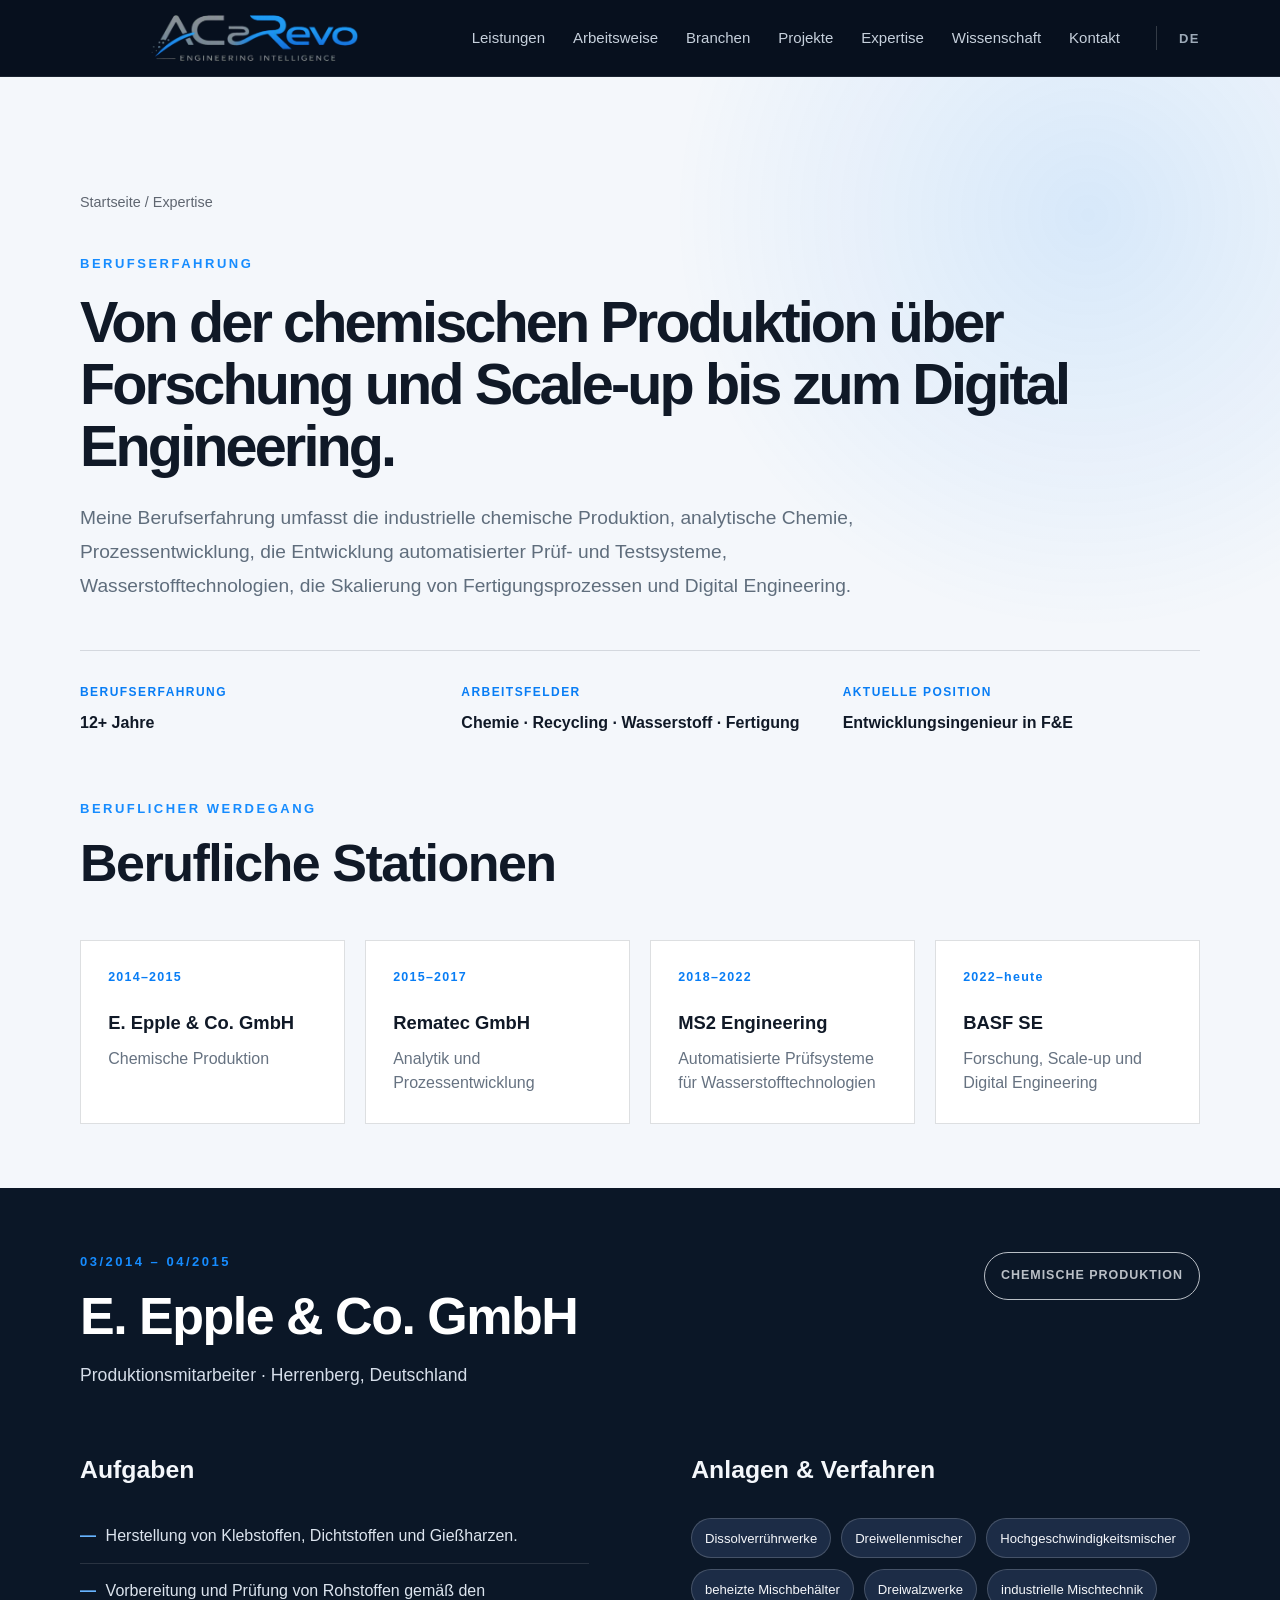
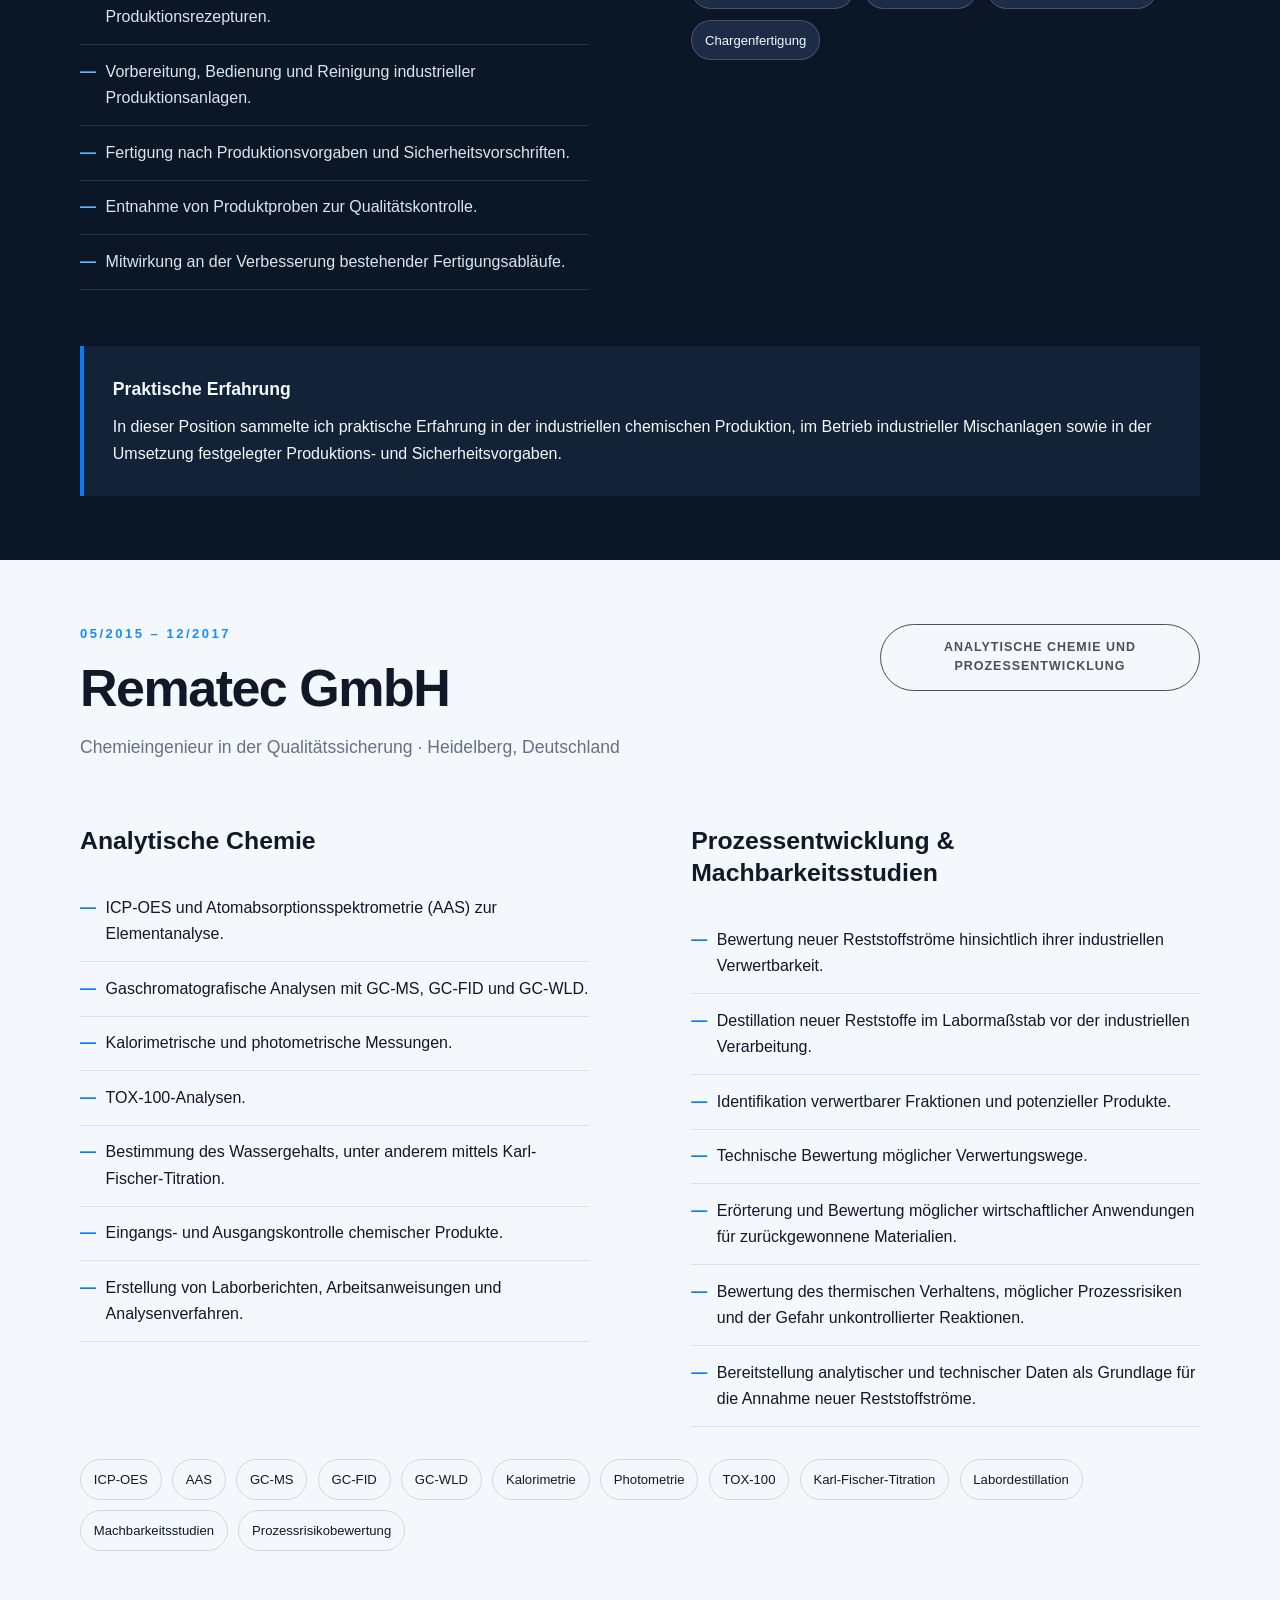
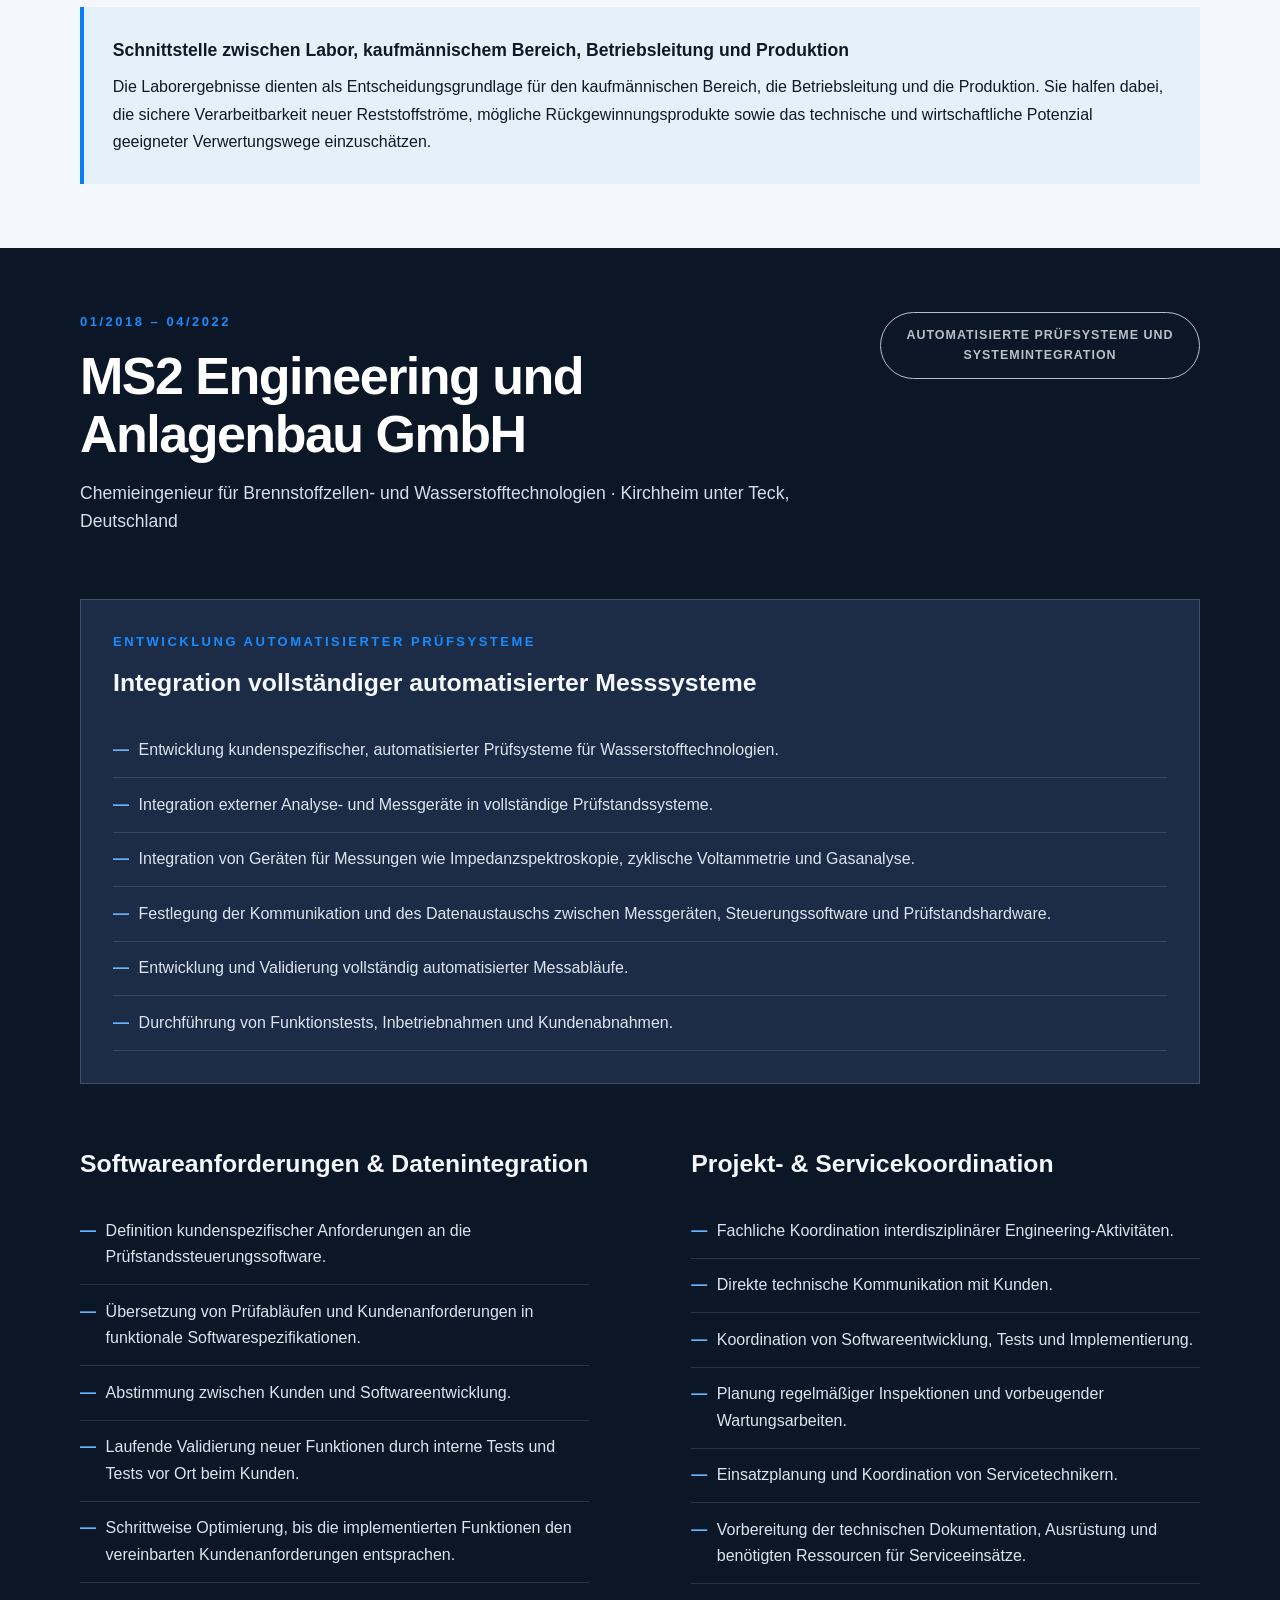
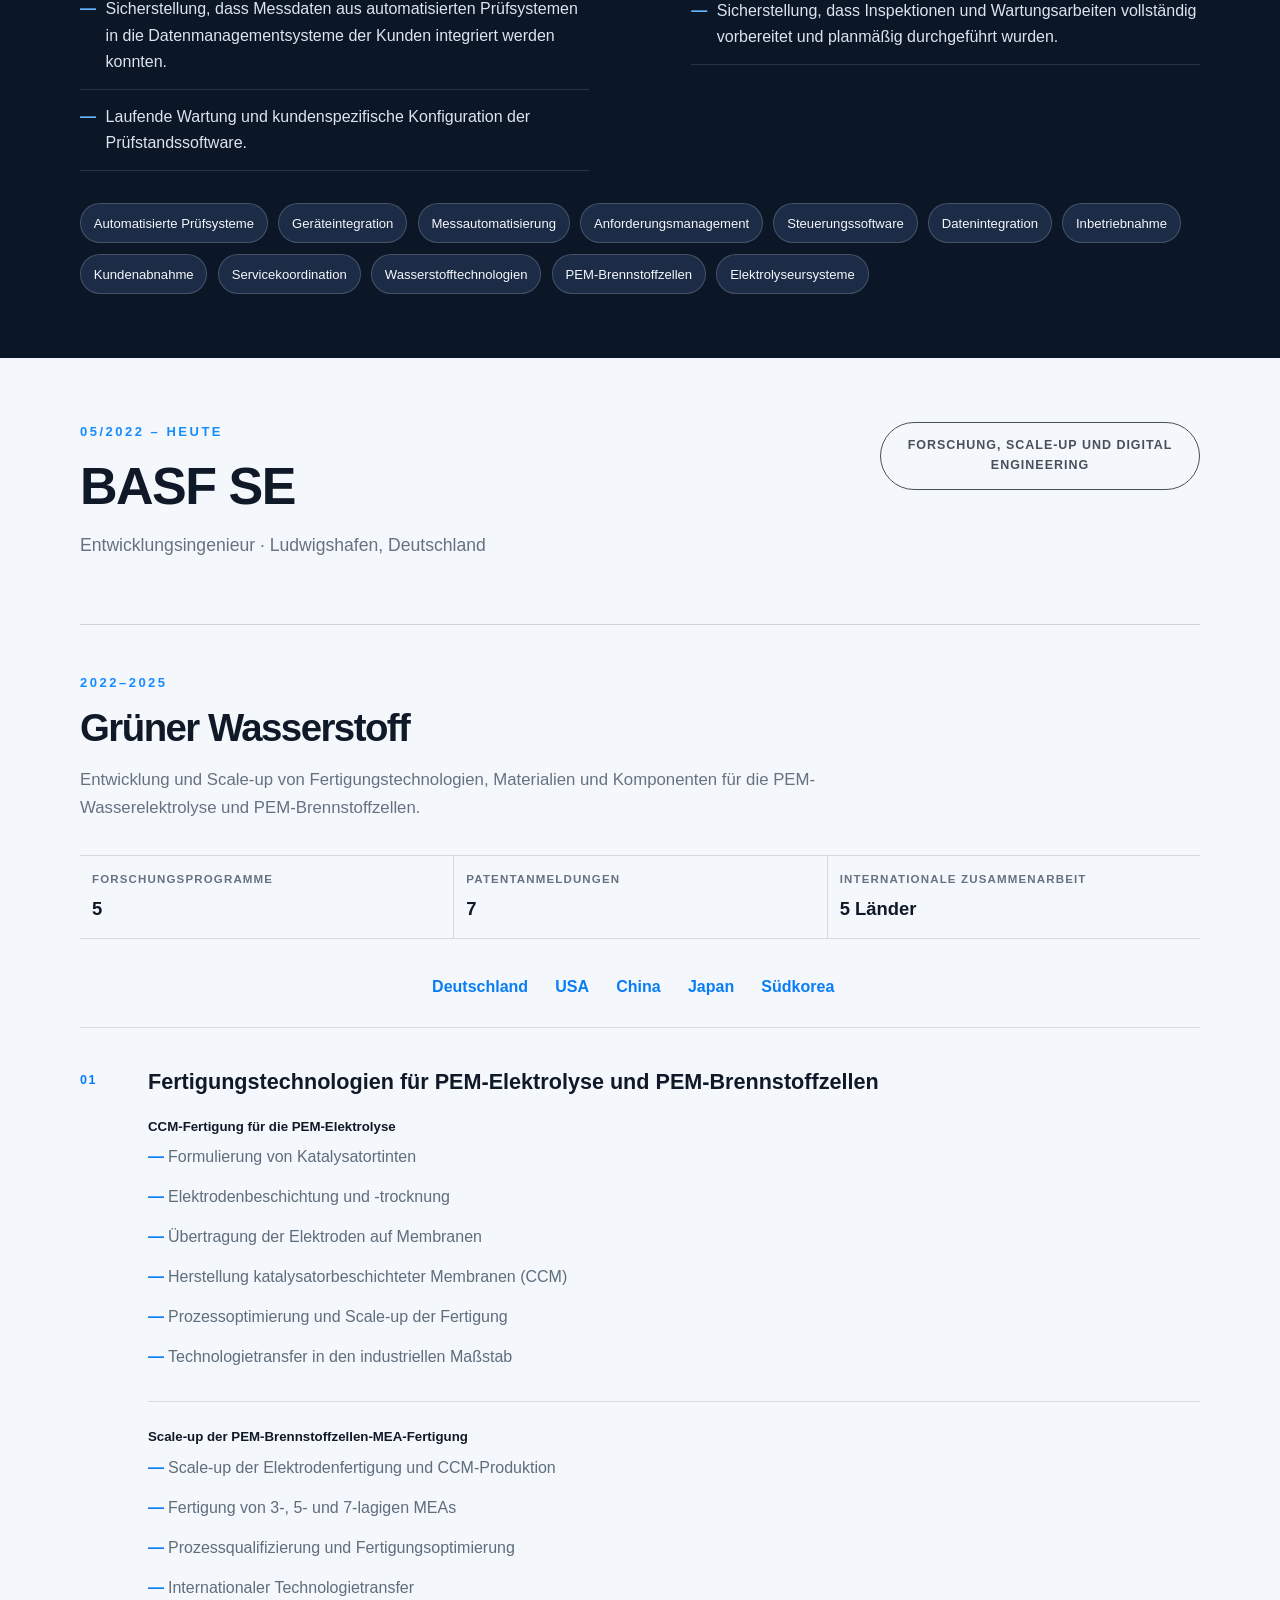
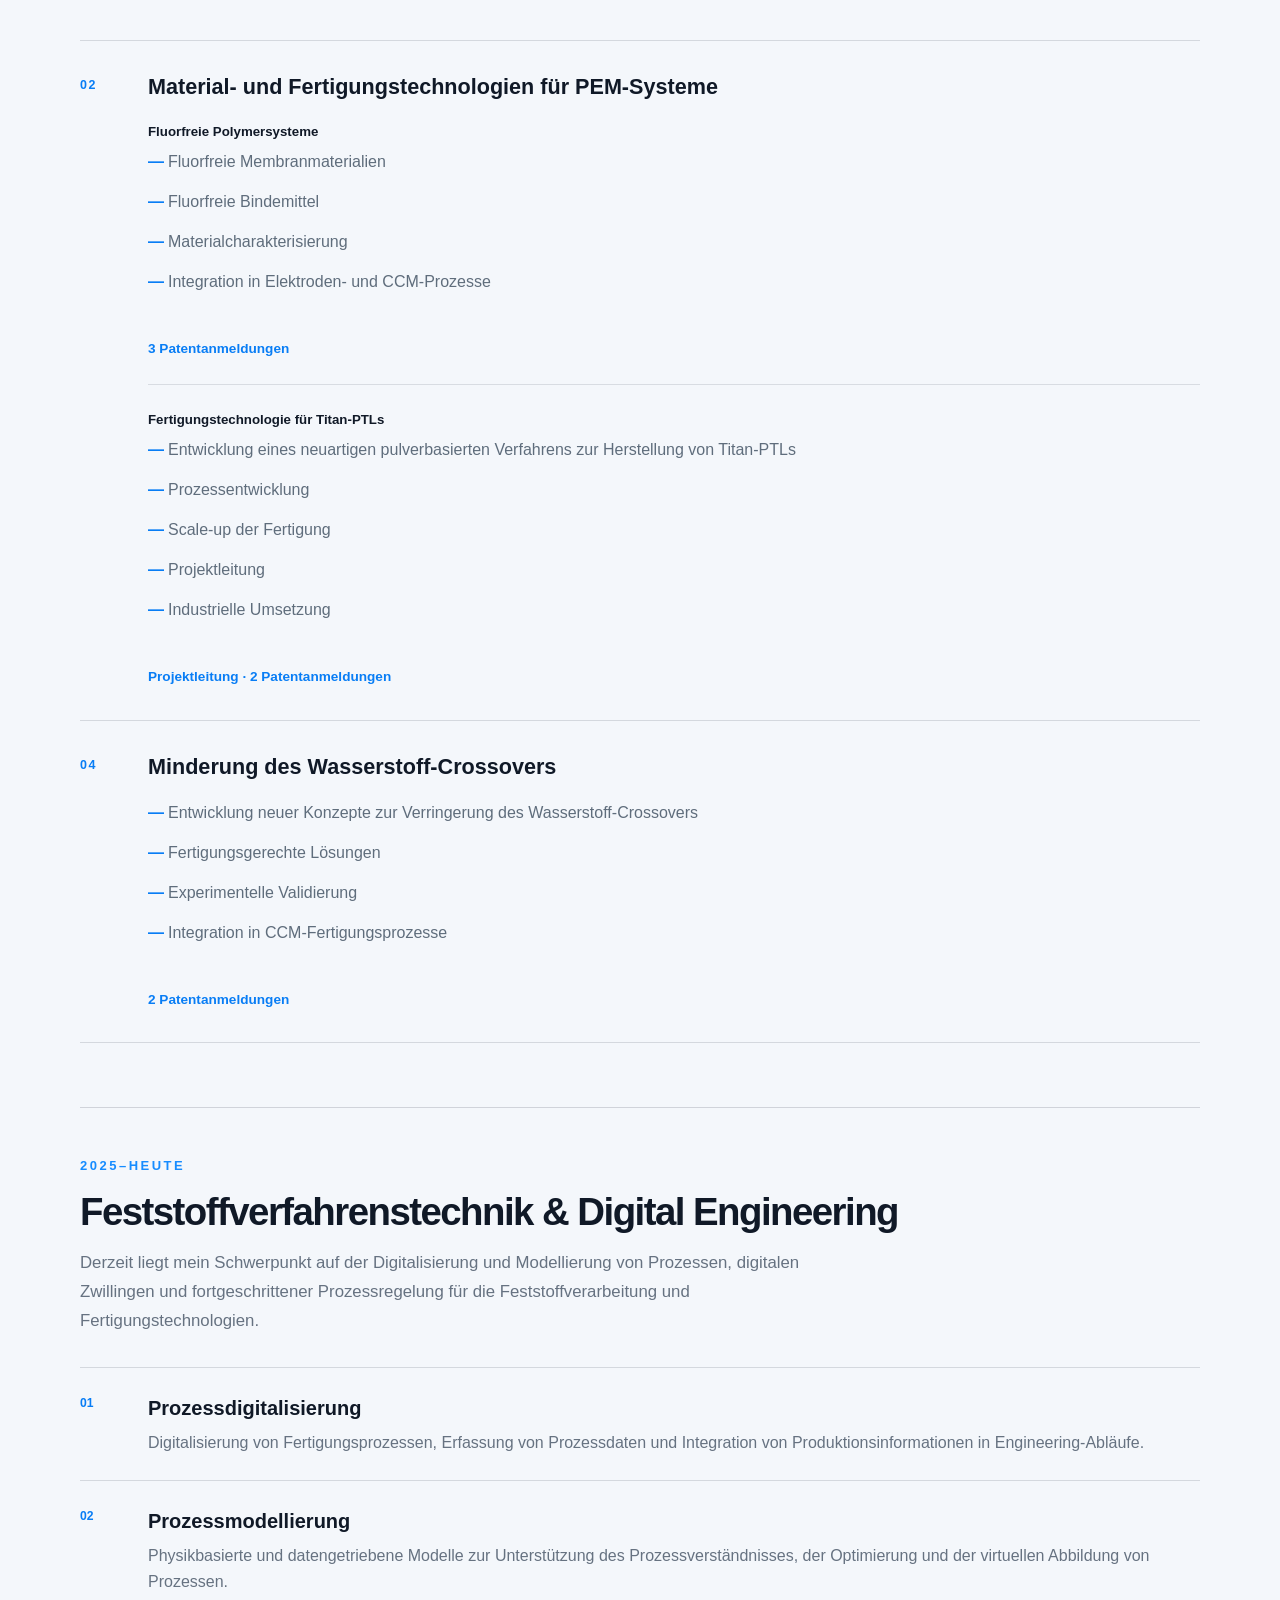
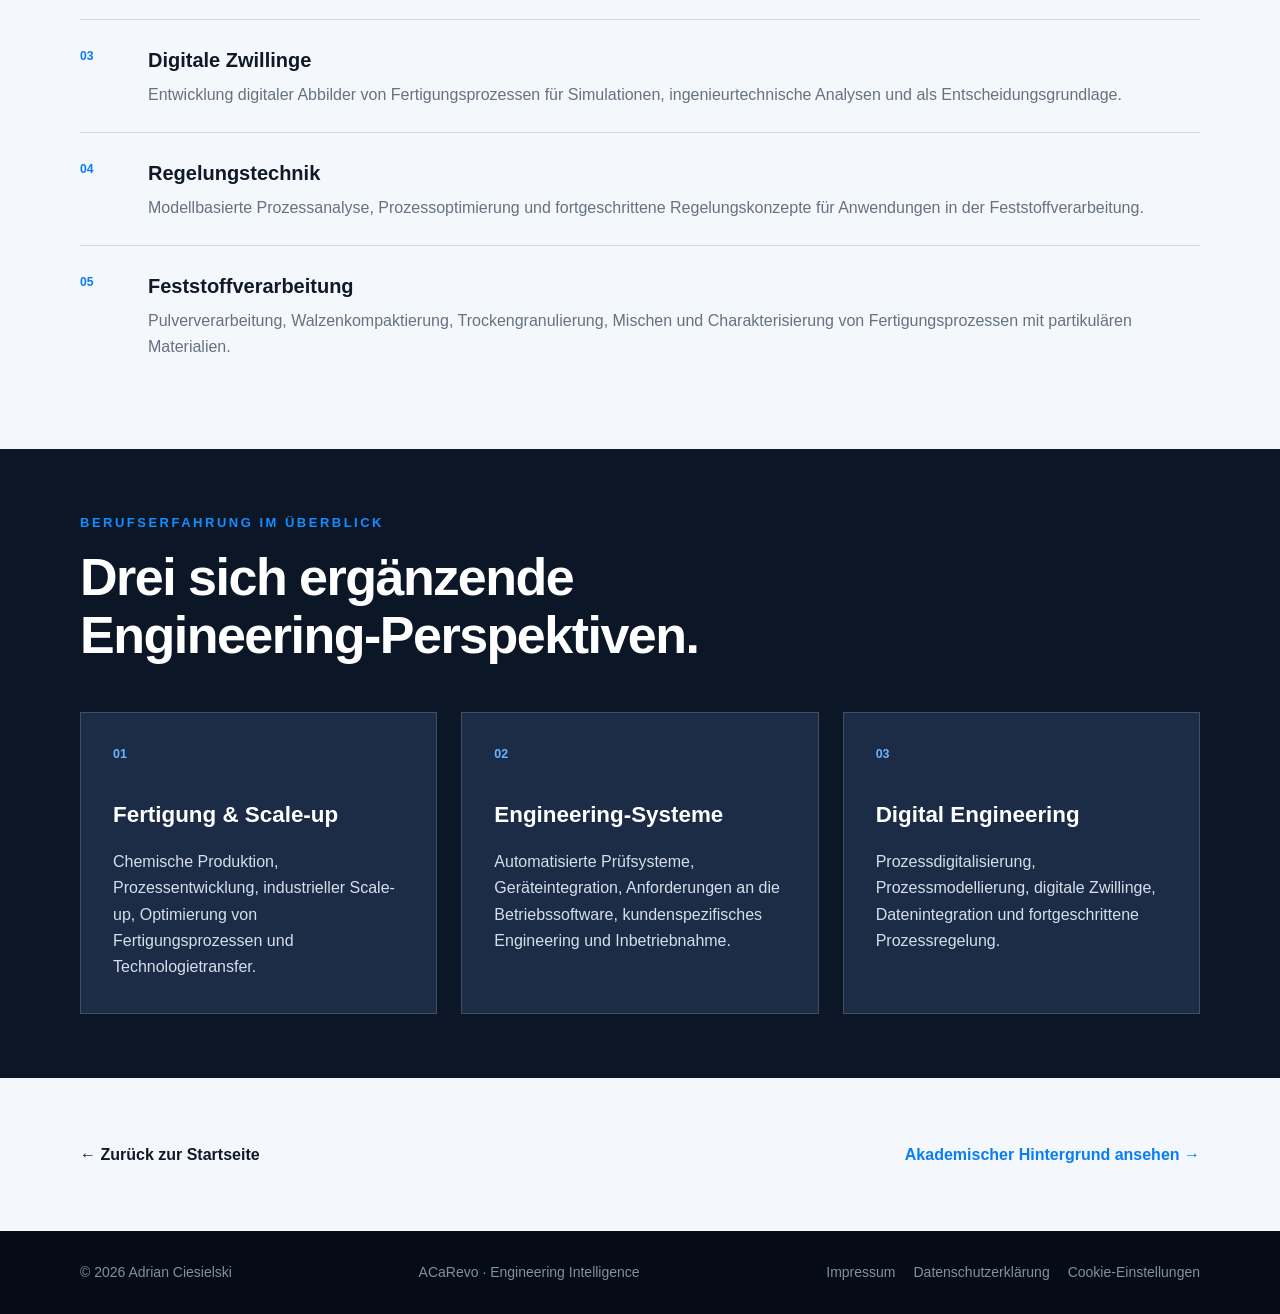
<file: experience/index.html>
<!DOCTYPE html>
<html lang="de">

<head>
  <meta charset="UTF-8">
  <meta name="viewport" content="width=device-width, initial-scale=1.0">

  <title>Berufserfahrung im Prozessengineering | Adrian Ciesielski · ACaRevo</title>
  <meta name="description" content="Berufserfahrung von Dr.-Ing. Adrian Ciesielski in chemischer Produktion, Prozessentwicklung, Engineering-Systemen, Scale-up und Digital Engineering.">
  <link rel="canonical" href="https://acarevo.com/experience/">

  <link rel="stylesheet" href="../style.css">
  <link rel="icon" type="image/svg+xml" href="../favicon.svg">
</head>

<body class="experience-page">

  <nav>
    <div class="container nav-inner">

      <a href="../index.html" class="logo">
        <img src="../logo.PNG" alt="ACaRevo">
      </a>

      <button
        class="nav-toggle"
        type="button"
        aria-label="Navigationsmenü öffnen"
        aria-expanded="false"
        aria-controls="nav-menu"
      >
        <span class="nav-toggle-bar"></span>
        <span class="nav-toggle-bar"></span>
        <span class="nav-toggle-bar"></span>
      </button>

            <div class="nav-links" id="nav-menu">
        <a href="../index.html#services">Leistungen</a>
        <a href="../index.html#approach">Arbeitsweise</a>
        <a href="../index.html#branches">Branchen</a>
        <a href="../index.html#projects">Projekte</a>
        <a href="../index.html#engineering-background">Expertise</a>
        <a href="../index.html#wissenschaft">Wissenschaft</a>
        <a href="../index.html#kontakt">Kontakt</a>
        <a href="../index.html" class="language-switch">DE</a>
      </div>

    </div>
  </nav>


  <main>

    <!-- HERO -->
    <header class="experience-hero">

      <div class="container">

        <a href="../index.html#engineering-background" class="breadcrumb">
          Startseite / Expertise
        </a>

        <div class="section-label">
          Berufserfahrung
        </div>

        <h1>
          Von der chemischen Produktion über Forschung und Scale-up bis zum Digital Engineering.
        </h1>

        <p class="experience-hero-intro">
          Meine Berufserfahrung umfasst die industrielle chemische Produktion,
           analytische Chemie, Prozessentwicklung, die Entwicklung automatisierter 
           Prüf- und Testsysteme, Wasserstofftechnologien, die Skalierung von 
           Fertigungsprozessen und Digital Engineering.
        </p>

        <div class="experience-summary">

          <div class="experience-summary-item">
            <span>Berufserfahrung</span>
            <strong>12+ Jahre</strong>
          </div>

          <div class="experience-summary-item">
            <span>Arbeitsfelder</span>
            <strong>Chemie · Recycling · Wasserstoff · Fertigung</strong>
          </div>

          <div class="experience-summary-item">
            <span>Aktuelle Position</span>
            <strong>Entwicklungsingenieur in F&E</strong>
          </div>

        </div>

      </div>

    </header>


    <!-- TIMELINE -->
    <section class="section-light">

      <div class="container">

        <div class="section-label">
          Beruflicher Werdegang
        </div>

        <h2 class="section-title">
          Berufliche Stationen
        </h2>

        <div class="experience-timeline">

          <a href="#epple" class="experience-timeline-item">
            <span>2014–2015</span>
            <strong>E. Epple &amp; Co. GmbH</strong>
            <p>Chemische Produktion</p>
          </a>

          <a href="#rematec" class="experience-timeline-item">
            <span>2015–2017</span>
            <strong>Rematec GmbH</strong>
            <p>Analytik und Prozessentwicklung</p>
          </a>

          <a href="#ms2" class="experience-timeline-item">
            <span>2018–2022</span>
            <strong>MS2 Engineering</strong>
            <p>Automatisierte Prüfsysteme für Wasserstofftechnologien</p>
          </a>

          <a href="#basf" class="experience-timeline-item">
            <span>2022–heute</span>
            <strong>BASF SE</strong>
            <p>Forschung, Scale-up und Digital Engineering</p>
          </a>

        </div>

      </div>

    </section>


    <!-- EPPLE -->
    <section id="epple" class="section-dark">

      <div class="container">

        <div class="experience-heading">

          <div>
            <div class="section-label">
              03/2014 – 04/2015
            </div>

            <h2 class="section-title">
              E. Epple &amp; Co. GmbH
            </h2>

            <p class="experience-role">
              Produktionsmitarbeiter · Herrenberg, Deutschland
            </p>
          </div>

          <div class="experience-category">
            Chemische Produktion
          </div>

        </div>


        <div class="experience-columns">

          <div>

            <h3>
              Aufgaben
            </h3>

            <ul class="experience-list">
              <li>
                Herstellung von Klebstoffen, Dichtstoffen und Gießharzen.
              </li>

              <li>
                Vorbereitung und Prüfung von Rohstoffen gemäß den Produktionsrezepturen.
              </li>

              <li>
                Vorbereitung, Bedienung und Reinigung industrieller Produktionsanlagen.
              </li>

              <li>
                Fertigung nach Produktionsvorgaben und Sicherheitsvorschriften.
              </li>

              <li>
                Entnahme von Produktproben zur Qualitätskontrolle.
              </li>

              <li>
                Mitwirkung an der Verbesserung bestehender Fertigungsabläufe.
              </li>
            </ul>

          </div>


          <div>

            <h3>
              Anlagen &amp; Verfahren
            </h3>

            <div class="experience-tags">
              <span>Dissolverrührwerke</span>
              <span>Dreiwellenmischer</span>
              <span>Hochgeschwindigkeitsmischer</span>
              <span>beheizte Mischbehälter</span>
              <span>Dreiwalzwerke</span>
              <span>industrielle Mischtechnik</span>
              <span>Chargenfertigung</span>
            </div>

          </div>

        </div>


        <div class="experience-note">
          <strong>Praktische Erfahrung</strong>

          <p>
            In dieser Position sammelte ich praktische Erfahrung 
            in der industriellen chemischen Produktion, im Betrieb 
            industrieller Mischanlagen sowie in der Umsetzung festgelegter 
            Produktions- und Sicherheitsvorgaben.
          </p>
        </div>

      </div>

    </section>


    <!-- REMATEC -->
    <section id="rematec" class="section-light">

      <div class="container">

        <div class="experience-heading">

          <div>
            <div class="section-label">
              05/2015 – 12/2017
            </div>

            <h2 class="section-title">
              Rematec GmbH
            </h2>

            <p class="experience-role">
              Chemieingenieur in der Qualitätssicherung · Heidelberg, Deutschland
            </p>
          </div>

          <div class="experience-category">
            Analytische Chemie und Prozessentwicklung
          </div>

        </div>


        <div class="experience-columns">

          <div>

            <h3>
              Analytische Chemie
            </h3>

            <ul class="experience-list">
              <li>
                ICP-OES und Atomabsorptionsspektrometrie (AAS) zur Elementanalyse.
              </li>

              <li>
                Gaschromatografische Analysen mit GC-MS, GC-FID und GC-WLD.
              </li>

              <li>
                Kalorimetrische und photometrische Messungen.
              </li>

              <li>
                TOX-100-Analysen.
              </li>

              <li>
                Bestimmung des Wassergehalts, unter anderem mittels Karl-Fischer-Titration.
              </li>

              <li>
                Eingangs- und Ausgangskontrolle chemischer Produkte.
              </li>

              <li>
                Erstellung von Laborberichten, Arbeitsanweisungen und Analysenverfahren.
              </li>
            </ul>

          </div>


          <div>

            <h3>
              Prozessentwicklung &amp; Machbarkeitsstudien
            </h3>

            <ul class="experience-list">
              <li>
                Bewertung neuer Reststoffströme hinsichtlich ihrer industriellen Verwertbarkeit.
              </li>

              <li>
                Destillation neuer Reststoffe im Labormaßstab vor der industriellen Verarbeitung.
              </li>

              <li>
                Identifikation verwertbarer Fraktionen und potenzieller Produkte.
              </li>

              <li>
                Technische Bewertung möglicher Verwertungswege.
              </li>

              <li>
                Erörterung und Bewertung möglicher wirtschaftlicher 
                Anwendungen für zurückgewonnene Materialien.
              </li>

              <li>
                Bewertung des thermischen Verhaltens, möglicher 
                Prozessrisiken und der Gefahr unkontrollierter Reaktionen.
              </li>

              <li>
                Bereitstellung analytischer und technischer Daten als 
                Grundlage für die Annahme neuer Reststoffströme.
              </li>
            </ul>

          </div>

        </div>


        <div class="experience-tags">
          <span>ICP-OES</span>
          <span>AAS</span>
          <span>GC-MS</span>
          <span>GC-FID</span>
          <span>GC-WLD</span>
          <span>Kalorimetrie</span>
          <span>Photometrie</span>
          <span>TOX-100</span>
          <span>Karl-Fischer-Titration</span>
          <span>Labordestillation</span>
          <span>Machbarkeitsstudien</span>
          <span>Prozessrisikobewertung</span>
        </div>


        <div class="experience-note">
          <strong>Schnittstelle zwischen Labor, 
            kaufmännischem Bereich, Betriebsleitung und Produktion</strong>

          <p>
            Die Laborergebnisse dienten als Entscheidungsgrundlage für den 
            kaufmännischen Bereich, die Betriebsleitung und die Produktion. 
            Sie halfen dabei, die sichere Verarbeitbarkeit neuer Reststoffströme, 
            mögliche Rückgewinnungsprodukte sowie das technische und 
            wirtschaftliche Potenzial geeigneter Verwertungswege einzuschätzen.
          </p>
        </div>

      </div>

    </section>


    <!-- MS2 -->
    <section id="ms2" class="section-dark">

      <div class="container">

        <div class="experience-heading">

          <div>
            <div class="section-label">
              01/2018 – 04/2022
            </div>

            <h2 class="section-title">
              MS2 Engineering und Anlagenbau GmbH
            </h2>

            <p class="experience-role">
              Chemieingenieur für Brennstoffzellen- und Wasserstofftechnologien
               · Kirchheim unter Teck, Deutschland

            </p>
          </div>

          <div class="experience-category">
            Automatisierte Prüfsysteme und Systemintegration
          </div>

        </div>


        <div class="experience-block">

          <div class="section-label">
            Entwicklung automatisierter Prüfsysteme
          </div>

          <h3>
            Integration vollständiger automatisierter Messsysteme
          </h3>

          <ul class="experience-list">
            <li>
              Entwicklung kundenspezifischer, automatisierter 
              Prüfsysteme für Wasserstofftechnologien.
            </li>

            <li>
              Integration externer Analyse- und Messgeräte in vollständige Prüfstandssysteme.
            </li>

            <li>
              Integration von Geräten für Messungen wie Impedanzspektroskopie, 
              zyklische Voltammetrie und Gasanalyse.
            </li>

            <li>
              Festlegung der Kommunikation und des Datenaustauschs zwischen 
              Messgeräten, Steuerungssoftware und Prüfstandshardware.
            </li>

            <li>
              Entwicklung und Validierung vollständig automatisierter Messabläufe.
            </li>

            <li>
              Durchführung von Funktionstests, Inbetriebnahmen und Kundenabnahmen.
            </li>
          </ul>

        </div>


        <div class="experience-columns">

          <div>

            <h3>
              Softwareanforderungen &amp; Datenintegration
            </h3>

            <ul class="experience-list">
              <li>
                Definition kundenspezifischer Anforderungen an 
                die Prüfstandssteuerungssoftware.
              </li>

              <li>
                Übersetzung von Prüfabläufen und Kundenanforderungen
                 in funktionale Softwarespezifikationen.
              </li>

              <li>
                Abstimmung zwischen Kunden und Softwareentwicklung.
              </li>

              <li>
                Laufende Validierung neuer Funktionen durch interne 
                Tests und Tests vor Ort beim Kunden.
              </li>

              <li>
                Schrittweise Optimierung, bis die implementierten 
                Funktionen den vereinbarten Kundenanforderungen entsprachen.
              </li>

              <li>
                Sicherstellung, dass Messdaten aus automatisierten Prüfsystemen
                 in die Datenmanagementsysteme der Kunden integriert werden konnten.
              </li>

              <li>
                Laufende Wartung und kundenspezifische Konfiguration der Prüfstandssoftware.
              </li>
            </ul>

          </div>


          <div>

            <h3>
              Projekt- &amp; Servicekoordination
            </h3>

            <ul class="experience-list">
              <li>
                Fachliche Koordination interdisziplinärer Engineering-Aktivitäten.
              </li>

              <li>
                Direkte technische Kommunikation mit Kunden.
              </li>

              <li>
                Koordination von Softwareentwicklung, Tests und Implementierung.
              </li>

              <li>
                Planung regelmäßiger Inspektionen und vorbeugender Wartungsarbeiten.
              </li>

              <li>
                Einsatzplanung und Koordination von Servicetechnikern.
              </li>

              <li>
                Vorbereitung der technischen Dokumentation, Ausrüstung und 
                benötigten Ressourcen für Serviceeinsätze.
              </li>

              <li>
                Sicherstellung, dass Inspektionen und Wartungsarbeiten 
                vollständig vorbereitet und planmäßig durchgeführt wurden.
              </li>
            </ul>

          </div>

        </div>


        <div class="experience-tags">
          <span>Automatisierte Prüfsysteme</span>
          <span>Geräteintegration</span>
          <span>Messautomatisierung</span>
          <span>Anforderungsmanagement</span>
          <span>Steuerungssoftware</span>
          <span>Datenintegration</span>
          <span>Inbetriebnahme</span>
          <span>Kundenabnahme</span>
          <span>Servicekoordination</span>
          <span>Wasserstofftechnologien</span>
          <span>PEM-Brennstoffzellen</span>
          <span>Elektrolyseursysteme</span>
        </div>

      </div>

    </section>


    <!-- BASF -->
    <section id="basf" class="section-light">

      <div class="container">

        <div class="experience-heading">

          <div>
            <div class="section-label">
              05/2022 – heute
            </div>

            <h2 class="section-title">
              BASF SE
            </h2>

            <p class="experience-role">
              Entwicklungsingenieur · Ludwigshafen, Deutschland
            </p>
          </div>

          <div class="experience-category">
            Forschung, Scale-up und Digital Engineering
          </div>

        </div>


        <!-- HYDROGEN -->
        <div class="experience-phase">

          <div class="experience-phase-header">

            <div>
              <div class="section-label">
                2022–2025
              </div>

              <h3>
                Grüner Wasserstoff
              </h3>

              <p>
                Entwicklung und Scale-up von Fertigungstechnologien, 
                Materialien und Komponenten für die PEM-Wasserelektrolyse 
                und PEM-Brennstoffzellen.
              </p>
            </div>

            <div class="experience-phase-stats">

              <div>
                <span>Forschungsprogramme</span>
                <strong>5</strong>
              </div>

              <div>
                <span>Patentanmeldungen</span>
                <strong>7</strong>
              </div>

              <div>
                <span>Internationale Zusammenarbeit</span>
                <strong>5 Länder</strong>
              </div>

            </div>

          </div>


          <div class="global-collaboration">
            <span>Deutschland</span>
            <span>USA</span>
            <span>China</span>
            <span>Japan</span>
            <span>Südkorea</span>
          </div>


          <div class="experience-program-grid">

            <article class="experience-program">
              <span class="experience-program-number">01</span>
          
              <h4>Fertigungstechnologien für PEM-Elektrolyse und PEM-Brennstoffzellen</h4>
          
              <div class="experience-program-columns">
                <section>
                  <h5>CCM-Fertigung für die PEM-Elektrolyse</h5>
                  <ul>
                    <li>Formulierung von Katalysatortinten</li>
                    <li>Elektrodenbeschichtung und -trocknung</li>
                    <li>Übertragung der Elektroden auf Membranen</li>
                    <li>Herstellung katalysatorbeschichteter Membranen (CCM)</li>
                    <li>Prozessoptimierung und Scale-up der Fertigung</li>
                    <li>Technologietransfer in den industriellen Maßstab</li>
                  </ul>
                </section>
          
                <section>
                  <h5>Scale-up der PEM-Brennstoffzellen-MEA-Fertigung</h5>
                  <ul>
                    <li>Scale-up der Elektrodenfertigung und CCM-Produktion</li>
                    <li>Fertigung von 3-, 5- und 7-lagigen MEAs</li>
                    <li>Prozessqualifizierung und Fertigungsoptimierung</li>
                    <li>Internationaler Technologietransfer</li>
                  </ul>
                </section>
              </div>
            </article>
          
            <article class="experience-program">
              <span class="experience-program-number">02</span>
          
              <h4>Material- und Fertigungstechnologien für PEM-Systeme</h4>
          
              <div class="experience-program-columns">
                <section>
                  <h5>Fluorfreie Polymersysteme</h5>
                  <ul>
                    <li>Fluorfreie Membranmaterialien</li>
                    <li>Fluorfreie Bindemittel</li>
                    <li>Materialcharakterisierung</li>
                    <li>Integration in Elektroden- und CCM-Prozesse</li>
                  </ul>
          
                  <div class="experience-output">3 Patentanmeldungen</div>
                </section>
          
                <section>
                  <h5>Fertigungstechnologie für Titan-PTLs</h5>
                  <ul>
                    <li>Entwicklung eines neuartigen pulverbasierten Verfahrens zur Herstellung von Titan-PTLs</li>
                    <li>Prozessentwicklung</li>
                    <li>Scale-up der Fertigung</li>
                    <li>Projektleitung</li>
                    <li>Industrielle Umsetzung</li>
                  </ul>
          
                  <div class="experience-output">
                    Projektleitung · 2 Patentanmeldungen
                  </div>
                </section>
              </div>
            </article>
          
            <article class="experience-program">
              <span class="experience-program-number">04</span>
          
              <h4>Minderung des Wasserstoff-Crossovers</h4>
              <ul>
                <li>Entwicklung neuer Konzepte zur Verringerung des Wasserstoff-Crossovers</li>
                <li>Fertigungsgerechte Lösungen</li>
                <li>Experimentelle Validierung</li>
                <li>Integration in CCM-Fertigungsprozesse</li>
              </ul>
          
              <div class="experience-output">2 Patentanmeldungen</div>
            </article>
          
          </div>


        <!-- SOLIDS -->
        <div class="experience-phase experience-phase-secondary">

          <div class="experience-phase-header">

            <div>
              <div class="section-label">
                2025–Heute
              </div>

              <h3>
                Feststoffverfahrenstechnik &amp; Digital Engineering
              </h3>

              <p>
                Derzeit liegt mein Schwerpunkt auf der Digitalisierung 
                und Modellierung von Prozessen, digitalen Zwillingen und 
                fortgeschrittener Prozessregelung für die Feststoffverarbeitung 
                und Fertigungstechnologien.

              </p>
            </div>

          </div>


          <div class="experience-focus-grid">

            <article class="experience-focus-card">
              <span>01</span>

              <h4>
                Prozessdigitalisierung
              </h4>

              <p>
                Digitalisierung von Fertigungsprozessen, Erfassung 
                von Prozessdaten und Integration von Produktionsinformationen 
                in Engineering-Abläufe.

              </p>
            </article>


            <article class="experience-focus-card">
              <span>02</span>

              <h4>
                Prozessmodellierung
              </h4>

              <p>
                Physikbasierte und datengetriebene Modelle zur Unterstützung 
                des Prozessverständnisses, der Optimierung und der virtuellen
                 Abbildung von Prozessen.

              </p>
            </article>


            <article class="experience-focus-card">
              <span>03</span>

              <h4>
                Digitale Zwillinge
              </h4>

              <p>
                Entwicklung digitaler Abbilder von Fertigungsprozessen 
                für Simulationen, ingenieurtechnische Analysen und als 
                Entscheidungsgrundlage.

              </p>
            </article>


            <article class="experience-focus-card">
              <span>04</span>

              <h4>
                Regelungstechnik
              </h4>

              <p>
                Modellbasierte Prozessanalyse, Prozessoptimierung
                 und fortgeschrittene Regelungskonzepte für Anwendungen 
                 in der Feststoffverarbeitung.

              </p>
            </article>


            <article class="experience-focus-card">
              <span>05</span>

              <h4>
                Feststoffverarbeitung
              </h4>

              <p>
                Pulververarbeitung, Walzenkompaktierung, Trockengranulierung, 
                Mischen und Charakterisierung von Fertigungsprozessen mit 
                partikulären Materialien.
              </p>
            </article>

          </div>

        </div>

      </div>

    </section>


    <!-- EXPERTISE SUMMARY -->
    <section class="section-dark">

      <div class="container">

        <div class="section-label">
          Berufserfahrung im Überblick
        </div>

        <h2 class="section-title">
          Drei sich ergänzende Engineering-Perspektiven.
        </h2>

        <div class="experience-pillars">

          <article>
            <span>01</span>

            <h3>
              Fertigung &amp; Scale-up
            </h3>

            <p>
              Chemische Produktion, Prozessentwicklung, industrieller Scale-up, 
              Optimierung von Fertigungsprozessen und Technologietransfer.

            </p>
          </article>


          <article>
            <span>02</span>

            <h3>
              Engineering-Systeme
            </h3>

            <p>
              Automatisierte Prüfsysteme, Geräteintegration, Anforderungen 
              an die Betriebssoftware, kundenspezifisches Engineering und Inbetriebnahme.

            </p>
          </article>


          <article>
            <span>03</span>

            <h3>
              Digital Engineering
            </h3>

            <p>
              Prozessdigitalisierung, Prozessmodellierung, digitale Zwillinge, 
              Datenintegration und fortgeschrittene Prozessregelung.
            </p>
          </article>

        </div>

      </div>

    </section>


    <!-- BACK -->
    <section class="section-light">

      <div class="container research-page-navigation">

        <a href="../index.html#engineering-background" class="back-link">
          ← Zurück zur Startseite
        </a>

        <a href="../education/index.html" class="next-link">
          Akademischer Hintergrund ansehen →
        </a>

      </div>

    </section>

  </main>


  <footer>

    <div class="container footer-inner">

      <div>
        © 2026 Adrian Ciesielski
      </div>

      <div>
        ACaRevo · Engineering Intelligence
      </div>

      <div class="footer-legal">
        <a href="../impressum/index.html">Impressum</a>
        <a href="../datenschutz/index.html">Datenschutzerklärung</a>
        <a href="../index.html?cookie-settings=1#cookie-banner">Cookie-Einstellungen</a>
      </div>
    </div>

  </footer>


  <script>
    (function () {

      const nav = document.querySelector("nav");
      const toggle = document.querySelector(".nav-toggle");
      const links = document.querySelectorAll("#nav-menu a");

      function setMenuOpen(isOpen) {

        nav.classList.toggle("is-open", isOpen);

        toggle.setAttribute(
          "aria-expanded",
          isOpen ? "true" : "false"
        );

        toggle.setAttribute(
          "aria-label",
          isOpen
            ? "Close navigation menu"
            : "Open navigation menu"
        );
      }

      toggle.addEventListener("click", () => {
        setMenuOpen(!nav.classList.contains("is-open"));
      });

      links.forEach(link => {
        link.addEventListener("click", () => {
          setMenuOpen(false);
        });
      });

    })();
  </script>

</body>
</html>
</file>
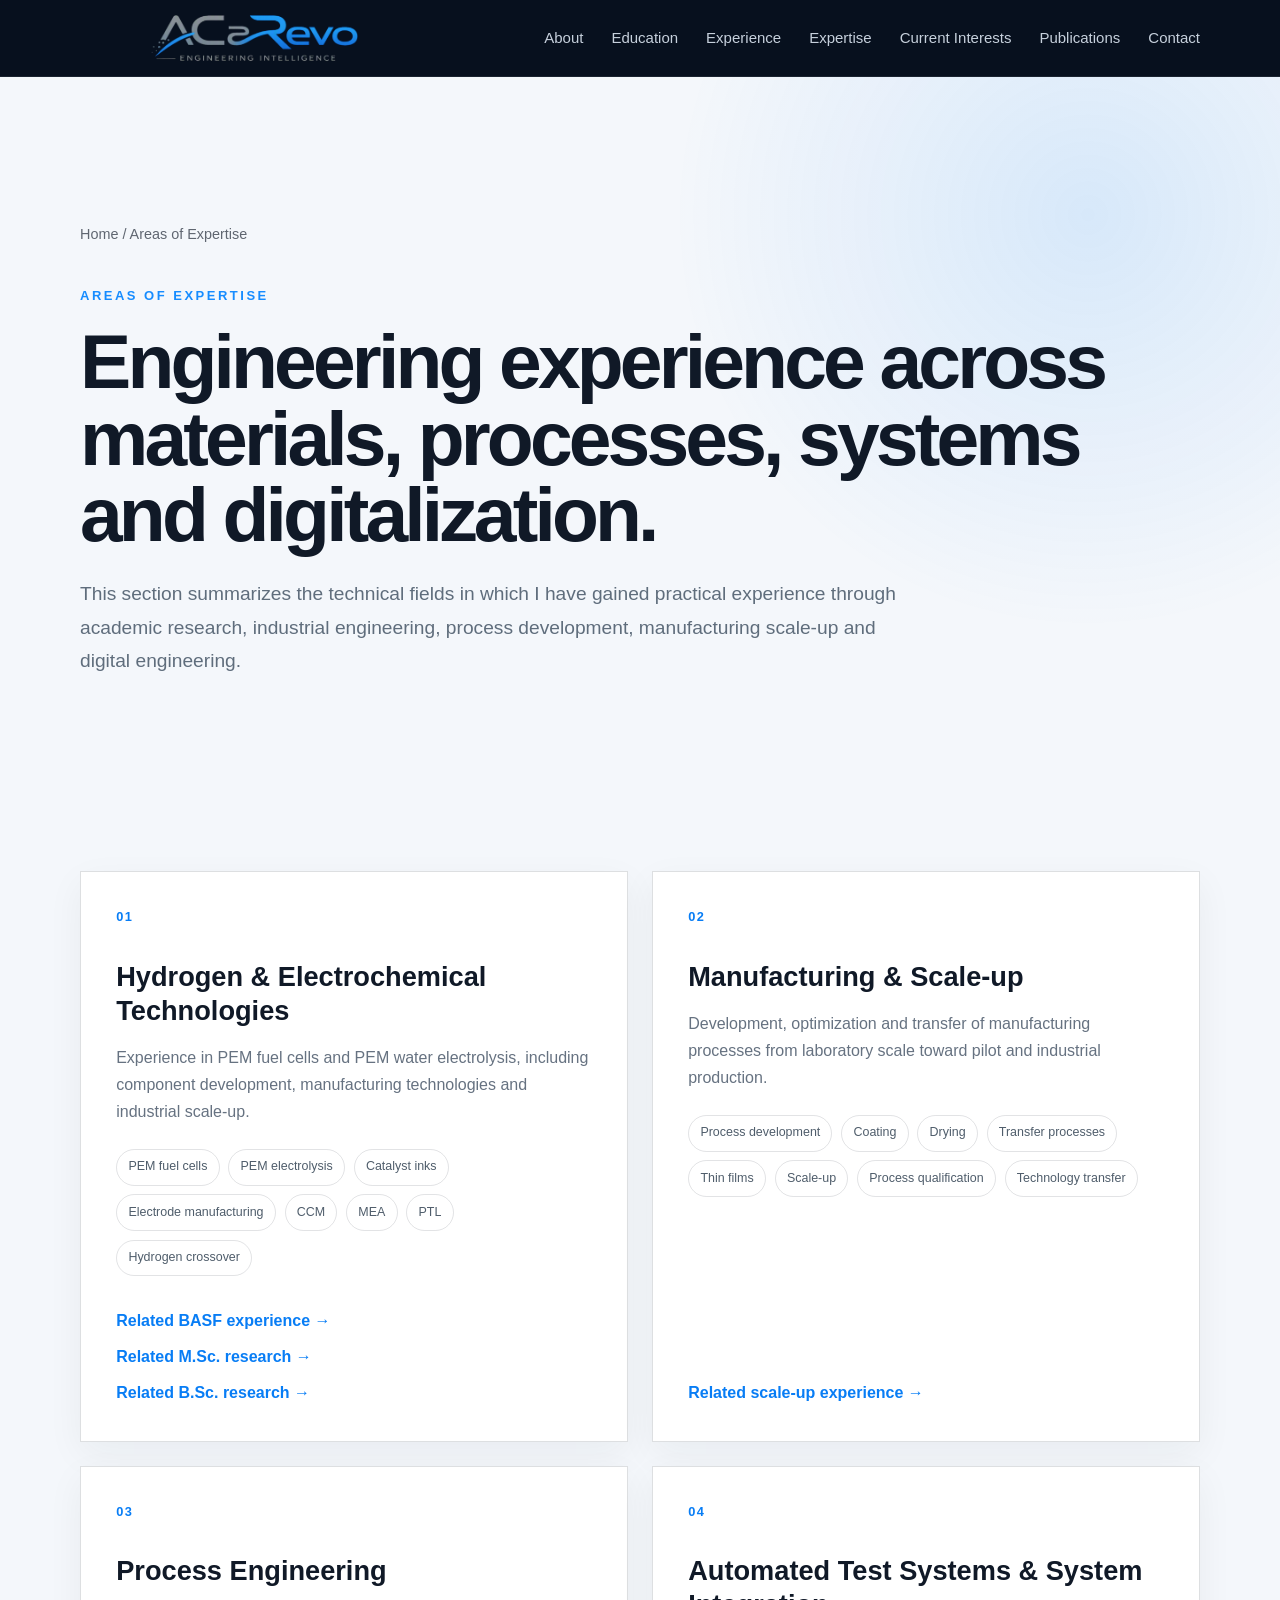
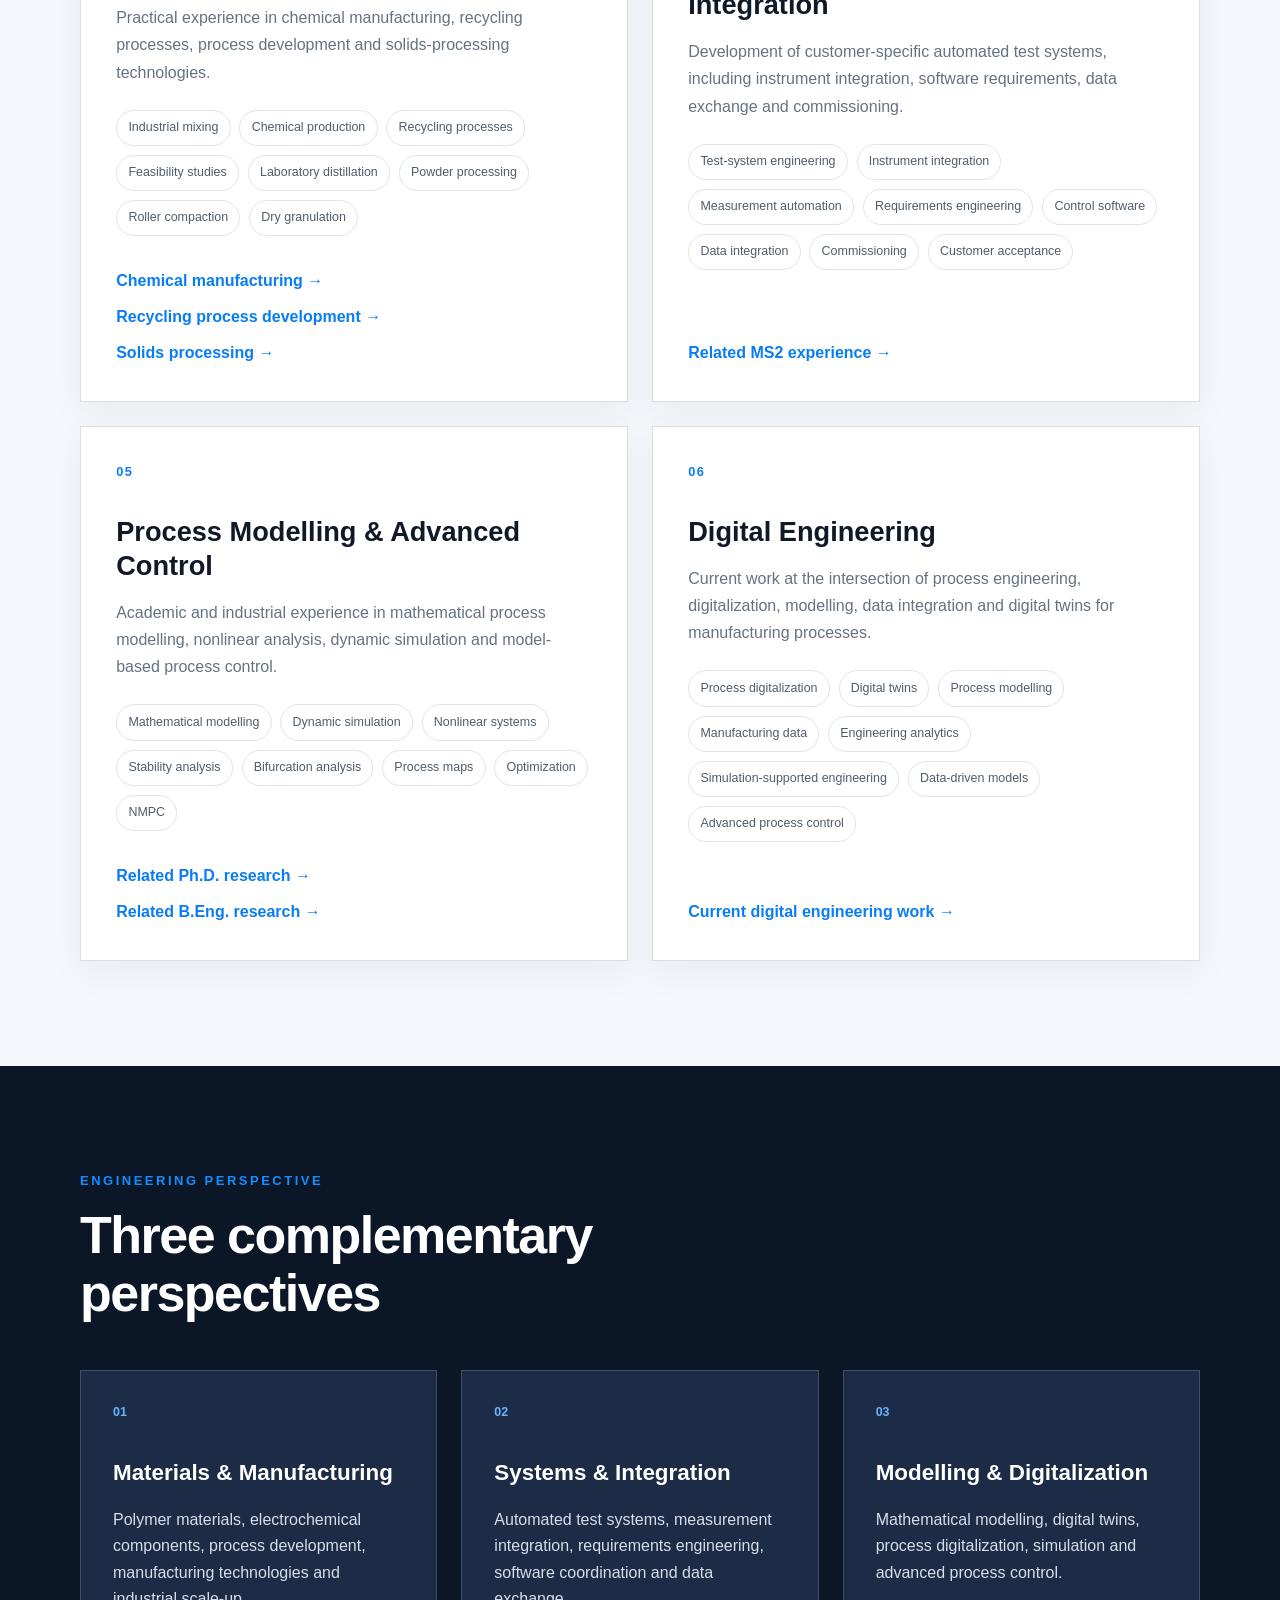
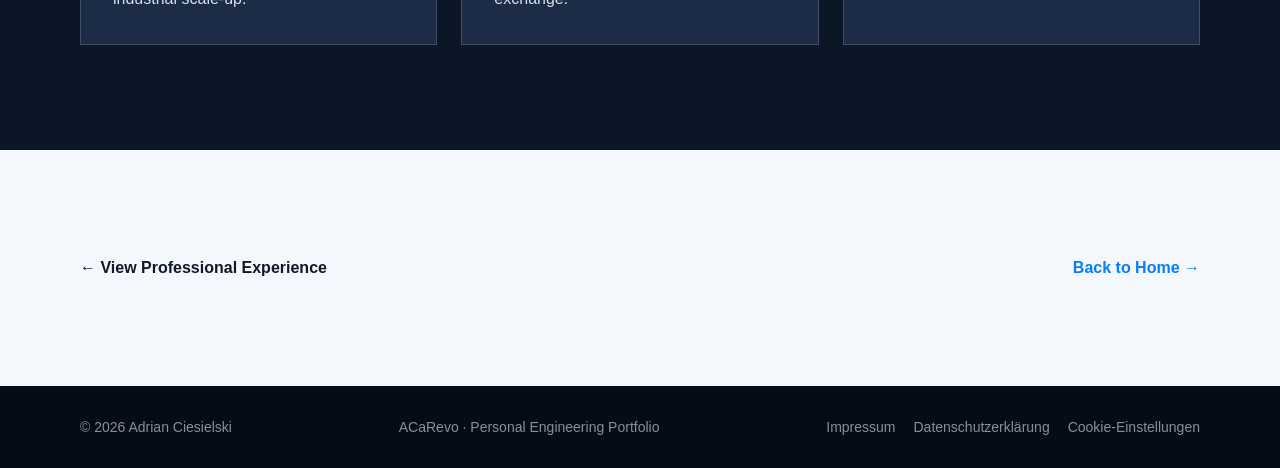
<file: expertise/index.html>
<!DOCTYPE html>
<html lang="en">

<head>
  <meta charset="UTF-8">
  <meta name="viewport" content="width=device-width, initial-scale=1.0">
  <meta name="robots" content="noindex, follow">

  <title>Areas of Expertise | Adrian Ciesielski</title>

  <link rel="stylesheet" href="../style.css">
  <link rel="icon" type="image/svg+xml" href="../favicon.svg">
</head>

<body class="expertise-page">

  <nav>
    <div class="container nav-inner">

      <a href="../index.html" class="logo">
        <img src="../logo.PNG" alt="ACaRevo">
      </a>

      <button
        class="nav-toggle"
        type="button"
        aria-label="Open navigation menu"
        aria-expanded="false"
        aria-controls="nav-menu"
      >
        <span class="nav-toggle-bar"></span>
        <span class="nav-toggle-bar"></span>
        <span class="nav-toggle-bar"></span>
      </button>

      <div class="nav-links" id="nav-menu">
        <a href="../index.html#about">About</a>
        <a href="../education/index.html">Education</a>
        <a href="../experience/index.html">Experience</a>
        <a href="../expertise/index.html">Expertise</a>
        <a href="../interests/index.html">Current Interests</a>
        <a href="../publications/publications.html">Publications</a>
        <a href="../index.html#contact">Contact</a>
      </div>

    </div>
  </nav>


  <main>

    <header class="expertise-hero">

      <div class="container">

        <a href="../index.html" class="breadcrumb">
          Home / Areas of Expertise
        </a>

        <div class="section-label">
          Areas of Expertise
        </div>

        <h1>
          Engineering experience across materials, processes, systems and digitalization.
        </h1>

        <p class="expertise-hero-intro">
          This section summarizes the technical fields in which I have gained
          practical experience through academic research, industrial engineering,
          process development, manufacturing scale-up and digital engineering.
        </p>

      </div>

    </header>


    <section class="section-light">

      <div class="container">

        <div class="expertise-grid">

          <article class="expertise-card">

            <div class="expertise-card-number">
              01
            </div>

            <h2>
              Hydrogen &amp; Electrochemical Technologies
            </h2>

            <p>
              Experience in PEM fuel cells and PEM water electrolysis,
              including component development, manufacturing technologies
              and industrial scale-up.
            </p>

            <div class="expertise-tags">
              <span>PEM fuel cells</span>
              <span>PEM electrolysis</span>
              <span>Catalyst inks</span>
              <span>Electrode manufacturing</span>
              <span>CCM</span>
              <span>MEA</span>
              <span>PTL</span>
              <span>Hydrogen crossover</span>
            </div>

            <div class="expertise-links">
              <a href="../experience/index.html#basf">
                Related BASF experience →
              </a>

              <a href="../education/msc.html">
                Related M.Sc. research →
              </a>

              <a href="../education/bsc.html">
                Related B.Sc. research →
              </a>
            </div>

          </article>


          <article class="expertise-card">

            <div class="expertise-card-number">
              02
            </div>

            <h2>
              Manufacturing &amp; Scale-up
            </h2>

            <p>
              Development, optimization and transfer of manufacturing
              processes from laboratory scale toward pilot and industrial
              production.
            </p>

            <div class="expertise-tags">
              <span>Process development</span>
              <span>Coating</span>
              <span>Drying</span>
              <span>Transfer processes</span>
              <span>Thin films</span>
              <span>Scale-up</span>
              <span>Process qualification</span>
              <span>Technology transfer</span>
            </div>

            <div class="expertise-links">
              <a href="../experience/index.html#basf">
                Related scale-up experience →
              </a>
            </div>

          </article>


          <article class="expertise-card">

            <div class="expertise-card-number">
              03
            </div>

            <h2>
              Process Engineering
            </h2>

            <p>
              Practical experience in chemical manufacturing, recycling
              processes, process development and solids-processing technologies.
            </p>

            <div class="expertise-tags">
              <span>Industrial mixing</span>
              <span>Chemical production</span>
              <span>Recycling processes</span>
              <span>Feasibility studies</span>
              <span>Laboratory distillation</span>
              <span>Powder processing</span>
              <span>Roller compaction</span>
              <span>Dry granulation</span>
            </div>

            <div class="expertise-links">
              <a href="../experience/index.html#epple">
                Chemical manufacturing →
              </a>

              <a href="../experience/index.html#rematec">
                Recycling process development →
              </a>

              <a href="../experience/index.html#basf">
                Solids processing →
              </a>
            </div>

          </article>


          <article class="expertise-card">

            <div class="expertise-card-number">
              04
            </div>

            <h2>
              Automated Test Systems &amp; System Integration
            </h2>

            <p>
              Development of customer-specific automated test systems,
              including instrument integration, software requirements,
              data exchange and commissioning.
            </p>

            <div class="expertise-tags">
              <span>Test-system engineering</span>
              <span>Instrument integration</span>
              <span>Measurement automation</span>
              <span>Requirements engineering</span>
              <span>Control software</span>
              <span>Data integration</span>
              <span>Commissioning</span>
              <span>Customer acceptance</span>
            </div>

            <div class="expertise-links">
              <a href="../experience/index.html#ms2">
                Related MS2 experience →
              </a>
            </div>

          </article>


          <article class="expertise-card">

            <div class="expertise-card-number">
              05
            </div>

            <h2>
              Process Modelling &amp; Advanced Control
            </h2>

            <p>
              Academic and industrial experience in mathematical process
              modelling, nonlinear analysis, dynamic simulation and
              model-based process control.
            </p>

            <div class="expertise-tags">
              <span>Mathematical modelling</span>
              <span>Dynamic simulation</span>
              <span>Nonlinear systems</span>
              <span>Stability analysis</span>
              <span>Bifurcation analysis</span>
              <span>Process maps</span>
              <span>Optimization</span>
              <span>NMPC</span>
            </div>

            <div class="expertise-links">
              <a href="../education/phd.html">
                Related Ph.D. research →
              </a>

              <a href="../education/beng.html">
                Related B.Eng. research →
              </a>
            </div>

          </article>


          <article class="expertise-card">

            <div class="expertise-card-number">
              06
            </div>

            <h2>
              Digital Engineering
            </h2>

            <p>
              Current work at the intersection of process engineering,
              digitalization, modelling, data integration and digital twins
              for manufacturing processes.
            </p>

            <div class="expertise-tags">
              <span>Process digitalization</span>
              <span>Digital twins</span>
              <span>Process modelling</span>
              <span>Manufacturing data</span>
              <span>Engineering analytics</span>
              <span>Simulation-supported engineering</span>
              <span>Data-driven models</span>
              <span>Advanced process control</span>
            </div>

            <div class="expertise-links">
              <a href="../experience/index.html#basf">
                Current digital engineering work →
              </a>
            </div>

          </article>

        </div>

      </div>

    </section>


    <section class="section-dark">

      <div class="container">

        <div class="section-label">
          Engineering Perspective
        </div>

        <h2 class="section-title">
          Three complementary perspectives
        </h2>

        <div class="expertise-summary-grid">

          <article>
            <span>01</span>

            <h3>
              Materials &amp; Manufacturing
            </h3>

            <p>
              Polymer materials, electrochemical components, process
              development, manufacturing technologies and industrial scale-up.
            </p>
          </article>


          <article>
            <span>02</span>

            <h3>
              Systems &amp; Integration
            </h3>

            <p>
              Automated test systems, measurement integration, requirements
              engineering, software coordination and data exchange.
            </p>
          </article>


          <article>
            <span>03</span>

            <h3>
              Modelling &amp; Digitalization
            </h3>

            <p>
              Mathematical modelling, digital twins, process digitalization,
              simulation and advanced process control.
            </p>
          </article>

        </div>

      </div>

    </section>


    <section class="section-light">

      <div class="container research-page-navigation">

        <a href="../experience/index.html" class="back-link">
          ← View Professional Experience
        </a>

        <a href="../index.html" class="next-link">
          Back to Home →
        </a>

      </div>

    </section>

  </main>


  <footer>

    <div class="container footer-inner">

      <div>
        © 2026 Adrian Ciesielski
      </div>

      <div>
        ACaRevo · Personal Engineering Portfolio
      </div>

      <div class="footer-legal">
        <a href="../impressum/index.html">Impressum</a>
        <a href="../datenschutz/index.html">Datenschutzerklärung</a>
        <a href="../index.html?cookie-settings=1#cookie-banner">Cookie-Einstellungen</a>
      </div>
    </div>

  </footer>


  <script>
    (function () {

      const nav = document.querySelector("nav");
      const toggle = document.querySelector(".nav-toggle");
      const links = document.querySelectorAll("#nav-menu a");

      function setMenuOpen(isOpen) {

        nav.classList.toggle("is-open", isOpen);

        toggle.setAttribute(
          "aria-expanded",
          isOpen ? "true" : "false"
        );

        toggle.setAttribute(
          "aria-label",
          isOpen
            ? "Close navigation menu"
            : "Open navigation menu"
        );
      }

      toggle.addEventListener("click", () => {
        setMenuOpen(!nav.classList.contains("is-open"));
      });

      links.forEach(link => {
        link.addEventListener("click", () => {
          setMenuOpen(false);
        });
      });

    })();
  </script>

</body>
</html>
</file>
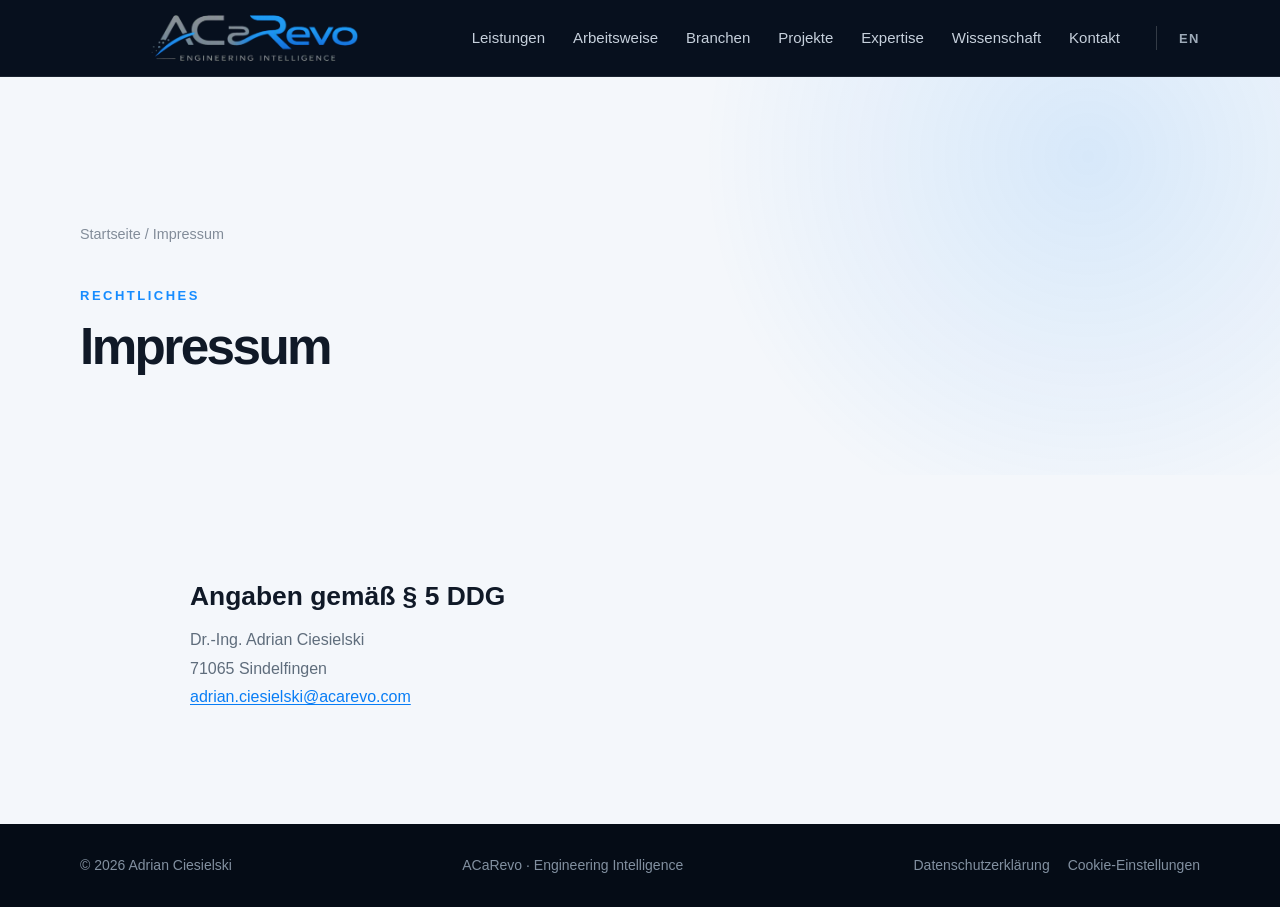
<file: impressum/index.html>
<!DOCTYPE html>
<html lang="de">

<head>
  <meta charset="UTF-8">
  <meta name="viewport" content="width=device-width, initial-scale=1.0">
  <title>Impressum | ACaRevo</title>
  <meta name="description" content="Impressum und Kontaktinformationen für ACaRevo und Dr.-Ing. Adrian Ciesielski in Sindelfingen.">
  <link rel="canonical" href="https://acarevo.com/impressum/">
  <link rel="stylesheet" href="../style.css">
  <link rel="icon" type="image/svg+xml" href="../favicon.svg">
</head>

<body class="impressum-page">
  <nav>
    <div class="container nav-inner">
      <a href="../index.html" class="logo"><img src="../logo.PNG" alt="ACaRevo"></a>
      <button class="nav-toggle" type="button" aria-label="Navigationsmenü öffnen" aria-expanded="false" aria-controls="nav-menu">
        <span class="nav-toggle-bar"></span><span class="nav-toggle-bar"></span><span class="nav-toggle-bar"></span>
      </button>
      <div class="nav-links" id="nav-menu">
        <a href="../index.html#services">Leistungen</a>
        <a href="../index.html#approach">Arbeitsweise</a>
        <a href="../index.html#branches">Branchen</a>
        <a href="../index.html#projects">Projekte</a>
        <a href="../index.html#engineering-background">Expertise</a>
        <a href="../index.html#wissenschaft">Wissenschaft</a>
        <a href="../index.html#kontakt">Kontakt</a>
        <a href="../index.html" class="language-switch">EN</a>
      </div>
    </div>
  </nav>

  <main>
    <header class="subpage-hero">
      <div class="container">
        <a href="../index.html" class="breadcrumb">Startseite / Impressum</a>
        <div class="section-label">RECHTLICHES</div>
        <h1>Impressum</h1>
      </div>
    </header>

    <section class="section-light privacy-content">
      <div class="container privacy-container">
        <h2>Angaben gemäß § 5 DDG</h2>
        <address>
          Dr.-Ing. Adrian Ciesielski<br>
          71065 Sindelfingen<br>
          <a href="mailto:adrian.ciesielski@acarevo.com">adrian.ciesielski@acarevo.com</a>
        </address>
      </div>
    </section>
  </main>

  <footer>
    <div class="container footer-inner">
      <div>© 2026 Adrian Ciesielski</div>
      <div>ACaRevo · Engineering Intelligence</div>
      <div class="footer-legal">
        <a href="../datenschutz/index.html">Datenschutzerklärung</a>
        <a href="../index.html?cookie-settings=1#cookie-banner">Cookie-Einstellungen</a>
      </div>
    </div>
  </footer>
</body>
</html>
</file>
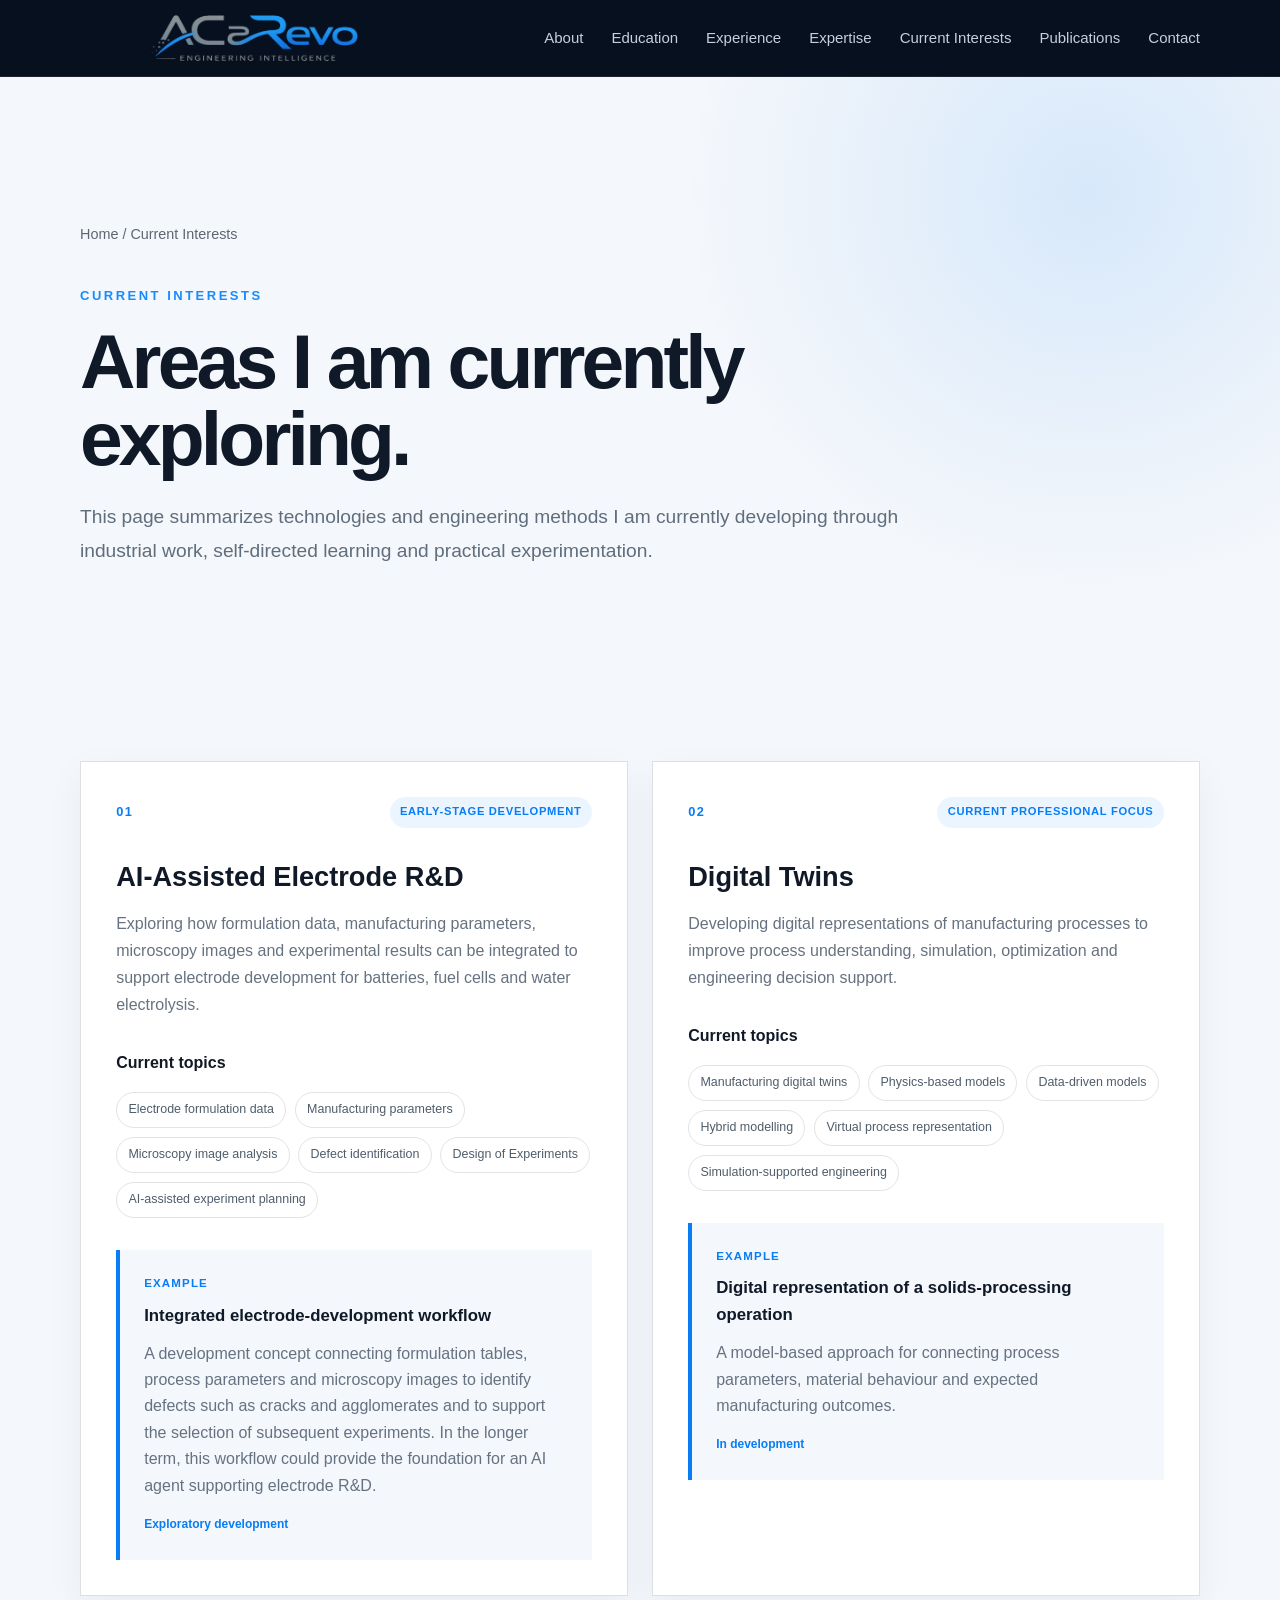
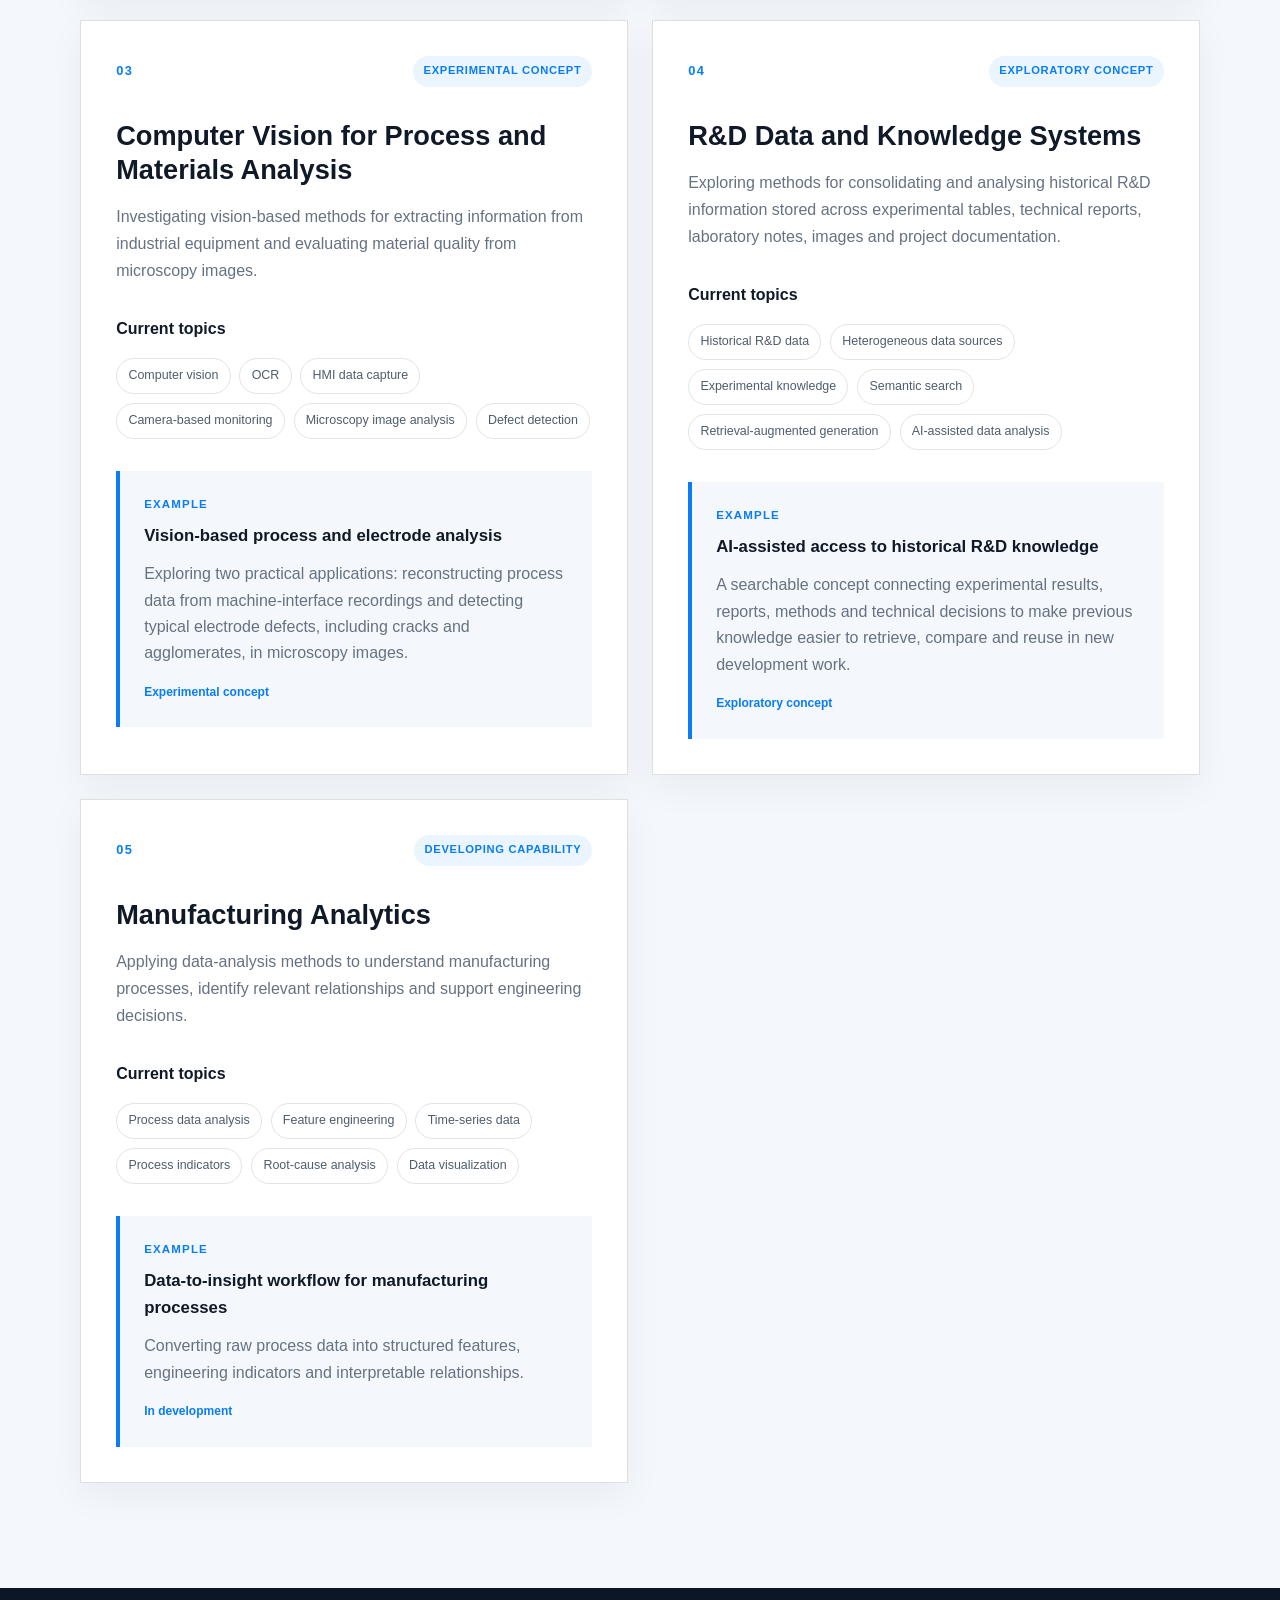
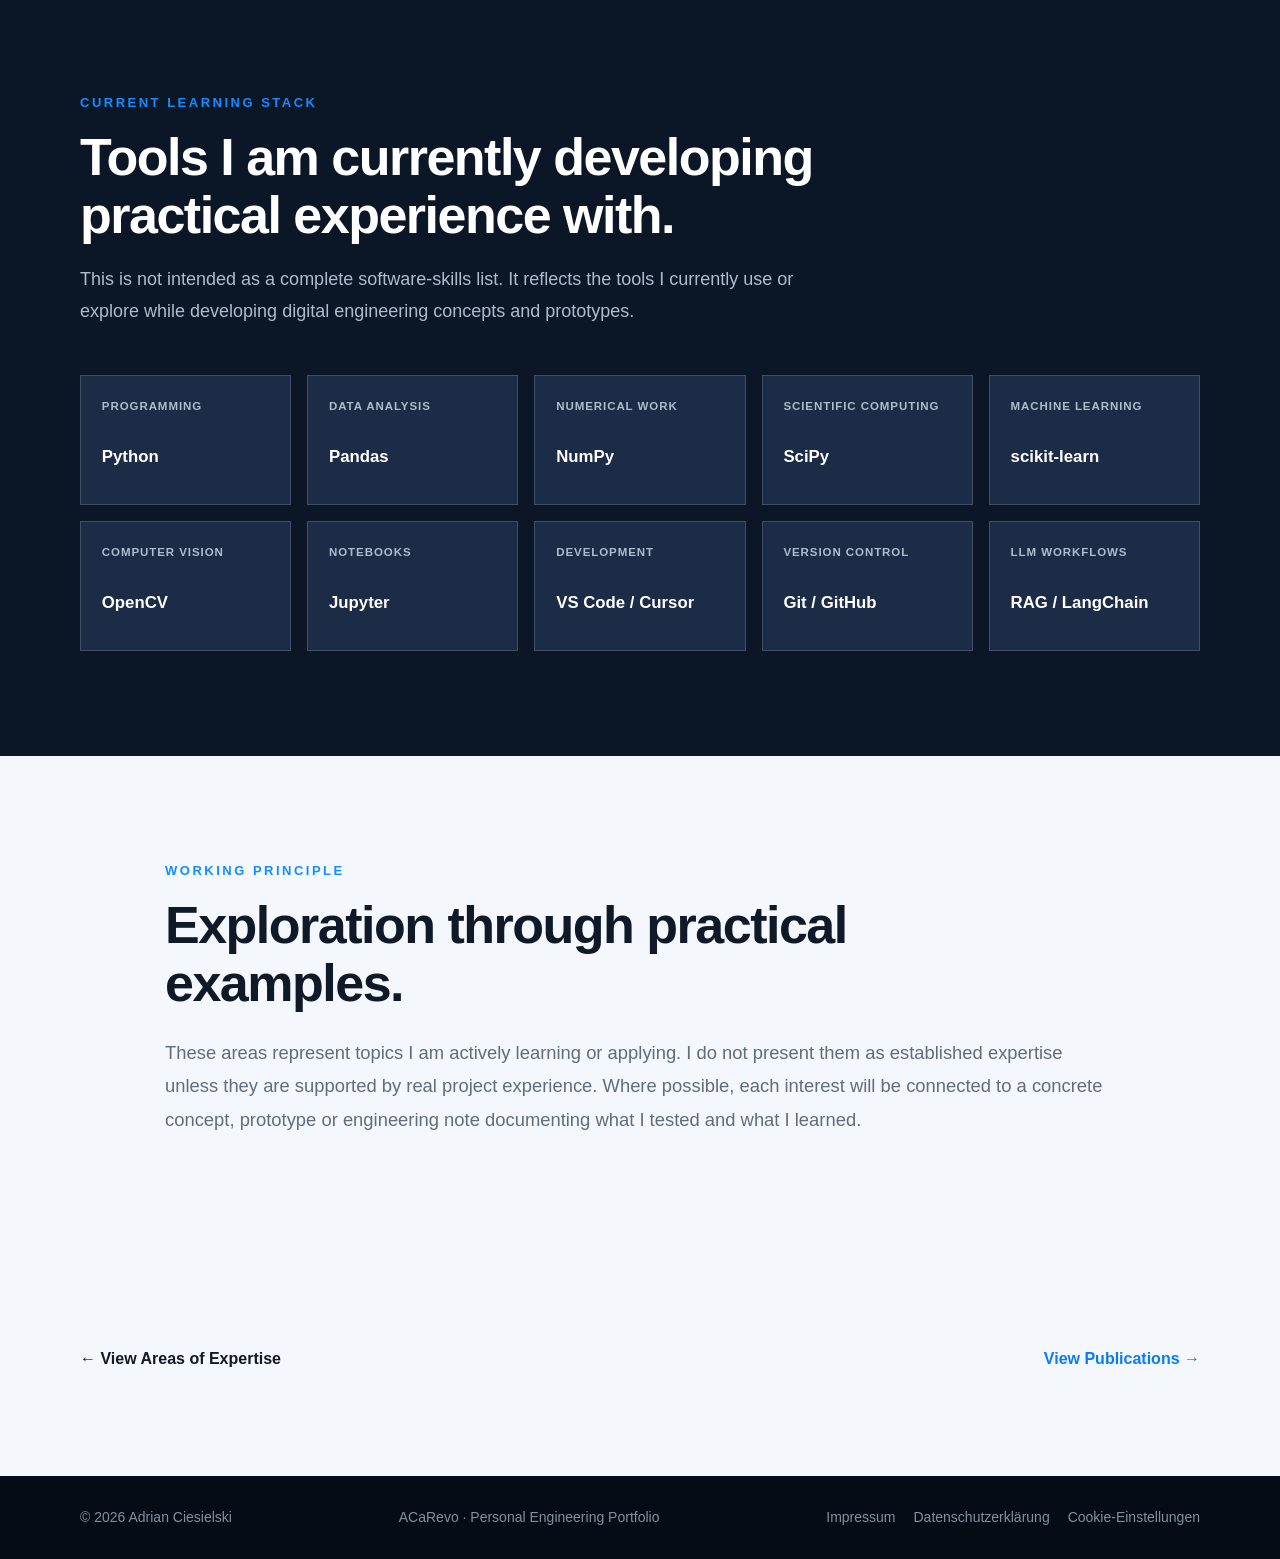
<file: interests/index.html>
<!DOCTYPE html>
<html lang="en">

<head>
  <meta charset="UTF-8">
  <meta name="viewport" content="width=device-width, initial-scale=1.0">
  <meta name="robots" content="noindex, follow">

  <title>Current Interests | Adrian Ciesielski</title>

  <link rel="stylesheet" href="../style.css">
  <link rel="icon" type="image/svg+xml" href="../favicon.svg">
</head>

<body class="interests-page">

  <nav>
    <div class="container nav-inner">

      <a href="../index.html" class="logo">
        <img src="../logo.PNG" alt="ACaRevo">
      </a>

      <button
        class="nav-toggle"
        type="button"
        aria-label="Open navigation menu"
        aria-expanded="false"
        aria-controls="nav-menu"
      >
        <span class="nav-toggle-bar"></span>
        <span class="nav-toggle-bar"></span>
        <span class="nav-toggle-bar"></span>
      </button>

      <div class="nav-links" id="nav-menu">
        <a href="../index.html#about">About</a>
        <a href="../education/index.html">Education</a>
        <a href="../experience/index.html">Experience</a>
        <a href="../expertise/index.html">Expertise</a>
        <a href="../interests/index.html">Current Interests</a>
        <a href="../publications/publications.html">Publications</a>
        <a href="../index.html#contact">Contact</a>
      </div>

    </div>
  </nav>


  <main>

    <!-- HERO -->
    <header class="interests-hero">

      <div class="container">

        <a href="../index.html" class="breadcrumb">
          Home / Current Interests
        </a>

        <div class="section-label">
          Current Interests
        </div>

        <h1>
          Areas I am currently exploring.
        </h1>

        <p class="interests-hero-intro">
          This page summarizes technologies and engineering methods I am
          currently developing through industrial work, self-directed learning
          and practical experimentation.
        </p>

      </div>

    </header>


    <!-- INTERESTS -->
    <section class="section-light">

      <div class="container">

        <div class="interests-grid">

          <!-- AI-ASSISTED ELECTRODE R&D -->
          <article class="interest-card">

            <div class="interest-card-header">

              <span class="interest-number">
                01
              </span>

              <span class="interest-status">
                Early-stage development
              </span>

            </div>

            <h2>
              AI-Assisted Electrode R&amp;D
            </h2>

            <p>
              Exploring how formulation data, manufacturing parameters,
              microscopy images and experimental results can be integrated to
              support electrode development for batteries, fuel cells and
              water electrolysis.
            </p>

            <h3>
              Current topics
            </h3>

            <div class="interest-tags">
              <span>Electrode formulation data</span>
              <span>Manufacturing parameters</span>
              <span>Microscopy image analysis</span>
              <span>Defect identification</span>
              <span>Design of Experiments</span>
              <span>AI-assisted experiment planning</span>
            </div>

            <div class="interest-example">

              <span>
                Example
              </span>

              <strong>
                Integrated electrode-development workflow
              </strong>

              <p>
                A development concept connecting formulation tables, process
                parameters and microscopy images to identify defects such as
                cracks and agglomerates and to support the selection of
                subsequent experiments. In the longer term, this workflow could
                provide the foundation for an AI agent supporting electrode R&amp;D.
              </p>

              <span class="interest-project-status">
                Exploratory development
              </span>

            </div>

          </article>


          <!-- DIGITAL TWINS -->
          <article class="interest-card">

            <div class="interest-card-header">

              <span class="interest-number">
                02
              </span>

              <span class="interest-status">
                Current professional focus
              </span>

            </div>

            <h2>
              Digital Twins
            </h2>

            <p>
              Developing digital representations of manufacturing processes
              to improve process understanding, simulation, optimization and
              engineering decision support.
            </p>

            <h3>
              Current topics
            </h3>

            <div class="interest-tags">
              <span>Manufacturing digital twins</span>
              <span>Physics-based models</span>
              <span>Data-driven models</span>
              <span>Hybrid modelling</span>
              <span>Virtual process representation</span>
              <span>Simulation-supported engineering</span>
            </div>

            <div class="interest-example">

              <span>
                Example
              </span>

              <strong>
                Digital representation of a solids-processing operation
              </strong>

              <p>
                A model-based approach for connecting process parameters,
                material behaviour and expected manufacturing outcomes.
              </p>

              <span class="interest-project-status">
                In development
              </span>

            </div>

          </article>


          <!-- COMPUTER VISION -->
          <article class="interest-card">

            <div class="interest-card-header">

              <span class="interest-number">
                03
              </span>

              <span class="interest-status">
                Experimental concept
              </span>

            </div>

            <h2>
              Computer Vision for Process and Materials Analysis
            </h2>

            <p>
              Investigating vision-based methods for extracting information
              from industrial equipment and evaluating material quality from
              microscopy images.
            </p>

            <h3>
              Current topics
            </h3>

            <div class="interest-tags">
              <span>Computer vision</span>
              <span>OCR</span>
              <span>HMI data capture</span>
              <span>Camera-based monitoring</span>
              <span>Microscopy image analysis</span>
              <span>Defect detection</span>
            </div>

            <div class="interest-example">

              <span>
                Example
              </span>

              <strong>
                Vision-based process and electrode analysis
              </strong>

              <p>
                Exploring two practical applications: reconstructing process
                data from machine-interface recordings and detecting typical
                electrode defects, including cracks and agglomerates, in
                microscopy images.
              </p>

              <span class="interest-project-status">
                Experimental concept
              </span>

            </div>

          </article>


          <!-- R&D DATA AND KNOWLEDGE SYSTEMS -->
          <article class="interest-card">

            <div class="interest-card-header">

              <span class="interest-number">
                04
              </span>

              <span class="interest-status">
                Exploratory concept
              </span>

            </div>

            <h2>
              R&amp;D Data and Knowledge Systems
            </h2>

            <p>
              Exploring methods for consolidating and analysing historical
              R&amp;D information stored across experimental tables, technical
              reports, laboratory notes, images and project documentation.
            </p>

            <h3>
              Current topics
            </h3>

            <div class="interest-tags">
              <span>Historical R&amp;D data</span>
              <span>Heterogeneous data sources</span>
              <span>Experimental knowledge</span>
              <span>Semantic search</span>
              <span>Retrieval-augmented generation</span>
              <span>AI-assisted data analysis</span>
            </div>

            <div class="interest-example">

              <span>
                Example
              </span>

              <strong>
                AI-assisted access to historical R&amp;D knowledge
              </strong>

              <p>
                A searchable concept connecting experimental results, reports,
                methods and technical decisions to make previous knowledge
                easier to retrieve, compare and reuse in new development work.
              </p>

              <span class="interest-project-status">
                Exploratory concept
              </span>

            </div>

          </article>


          <!-- MANUFACTURING ANALYTICS -->
          <article class="interest-card">

            <div class="interest-card-header">

              <span class="interest-number">
                05
              </span>

              <span class="interest-status">
                Developing capability
              </span>

            </div>

            <h2>
              Manufacturing Analytics
            </h2>

            <p>
              Applying data-analysis methods to understand manufacturing
              processes, identify relevant relationships and support
              engineering decisions.
            </p>

            <h3>
              Current topics
            </h3>

            <div class="interest-tags">
              <span>Process data analysis</span>
              <span>Feature engineering</span>
              <span>Time-series data</span>
              <span>Process indicators</span>
              <span>Root-cause analysis</span>
              <span>Data visualization</span>
            </div>

            <div class="interest-example">

              <span>
                Example
              </span>

              <strong>
                Data-to-insight workflow for manufacturing processes
              </strong>

              <p>
                Converting raw process data into structured features,
                engineering indicators and interpretable relationships.
              </p>

              <span class="interest-project-status">
                In development
              </span>

            </div>

          </article>

        </div>

      </div>

    </section>


    <!-- LEARNING STACK -->
    <section class="section-dark">

      <div class="container">

        <div class="section-label">
          Current Learning Stack
        </div>

        <h2 class="section-title">
          Tools I am currently developing practical experience with.
        </h2>

        <p class="section-intro">
          This is not intended as a complete software-skills list. It reflects
          the tools I currently use or explore while developing digital
          engineering concepts and prototypes.
        </p>

        <div class="learning-stack">

          <div class="learning-stack-item">
            <span>Programming</span>
            <strong>Python</strong>
          </div>

          <div class="learning-stack-item">
            <span>Data analysis</span>
            <strong>Pandas</strong>
          </div>

          <div class="learning-stack-item">
            <span>Numerical work</span>
            <strong>NumPy</strong>
          </div>

          <div class="learning-stack-item">
            <span>Scientific computing</span>
            <strong>SciPy</strong>
          </div>

          <div class="learning-stack-item">
            <span>Machine learning</span>
            <strong>scikit-learn</strong>
          </div>

          <div class="learning-stack-item">
            <span>Computer vision</span>
            <strong>OpenCV</strong>
          </div>

          <div class="learning-stack-item">
            <span>Notebooks</span>
            <strong>Jupyter</strong>
          </div>

          <div class="learning-stack-item">
            <span>Development</span>
            <strong>VS Code / Cursor</strong>
          </div>

          <div class="learning-stack-item">
            <span>Version control</span>
            <strong>Git / GitHub</strong>
          </div>

          <div class="learning-stack-item">
            <span>LLM workflows</span>
            <strong>RAG / LangChain</strong>
          </div>

        </div>

      </div>

    </section>


    <!-- PRINCIPLE -->
    <section class="section-light">

      <div class="container interests-closing">

        <div class="section-label">
          Working Principle
        </div>

        <h2 class="section-title">
          Exploration through practical examples.
        </h2>

        <p class="interests-closing-text">
          These areas represent topics I am actively learning or applying.
          I do not present them as established expertise unless they are
          supported by real project experience. Where possible, each interest
          will be connected to a concrete concept, prototype or engineering
          note documenting what I tested and what I learned.
        </p>

      </div>

    </section>


    <!-- NAVIGATION -->
    <section class="section-light">

      <div class="container research-page-navigation">

        <a href="../expertise/index.html" class="back-link">
          ← View Areas of Expertise
        </a>

        <a href="../publications/publications.html" class="next-link">
          View Publications →
        </a>

      </div>

    </section>

  </main>


  <footer>

    <div class="container footer-inner">

      <div>
        © 2026 Adrian Ciesielski
      </div>

      <div>
        ACaRevo · Personal Engineering Portfolio
      </div>

      <div class="footer-legal">
        <a href="../impressum/index.html">Impressum</a>
        <a href="../datenschutz/index.html">Datenschutzerklärung</a>
        <a href="../index.html?cookie-settings=1#cookie-banner">Cookie-Einstellungen</a>
      </div>
    </div>

  </footer>


  <script>
    (function () {

      const nav = document.querySelector("nav");
      const toggle = document.querySelector(".nav-toggle");
      const links = document.querySelectorAll("#nav-menu a");

      function setMenuOpen(isOpen) {

        nav.classList.toggle("is-open", isOpen);

        toggle.setAttribute(
          "aria-expanded",
          isOpen ? "true" : "false"
        );

        toggle.setAttribute(
          "aria-label",
          isOpen
            ? "Close navigation menu"
            : "Open navigation menu"
        );
      }

      toggle.addEventListener("click", () => {
        setMenuOpen(!nav.classList.contains("is-open"));
      });

      links.forEach(link => {
        link.addEventListener("click", () => {
          setMenuOpen(false);
        });
      });

    })();
  </script>

</body>
</html>
</file>
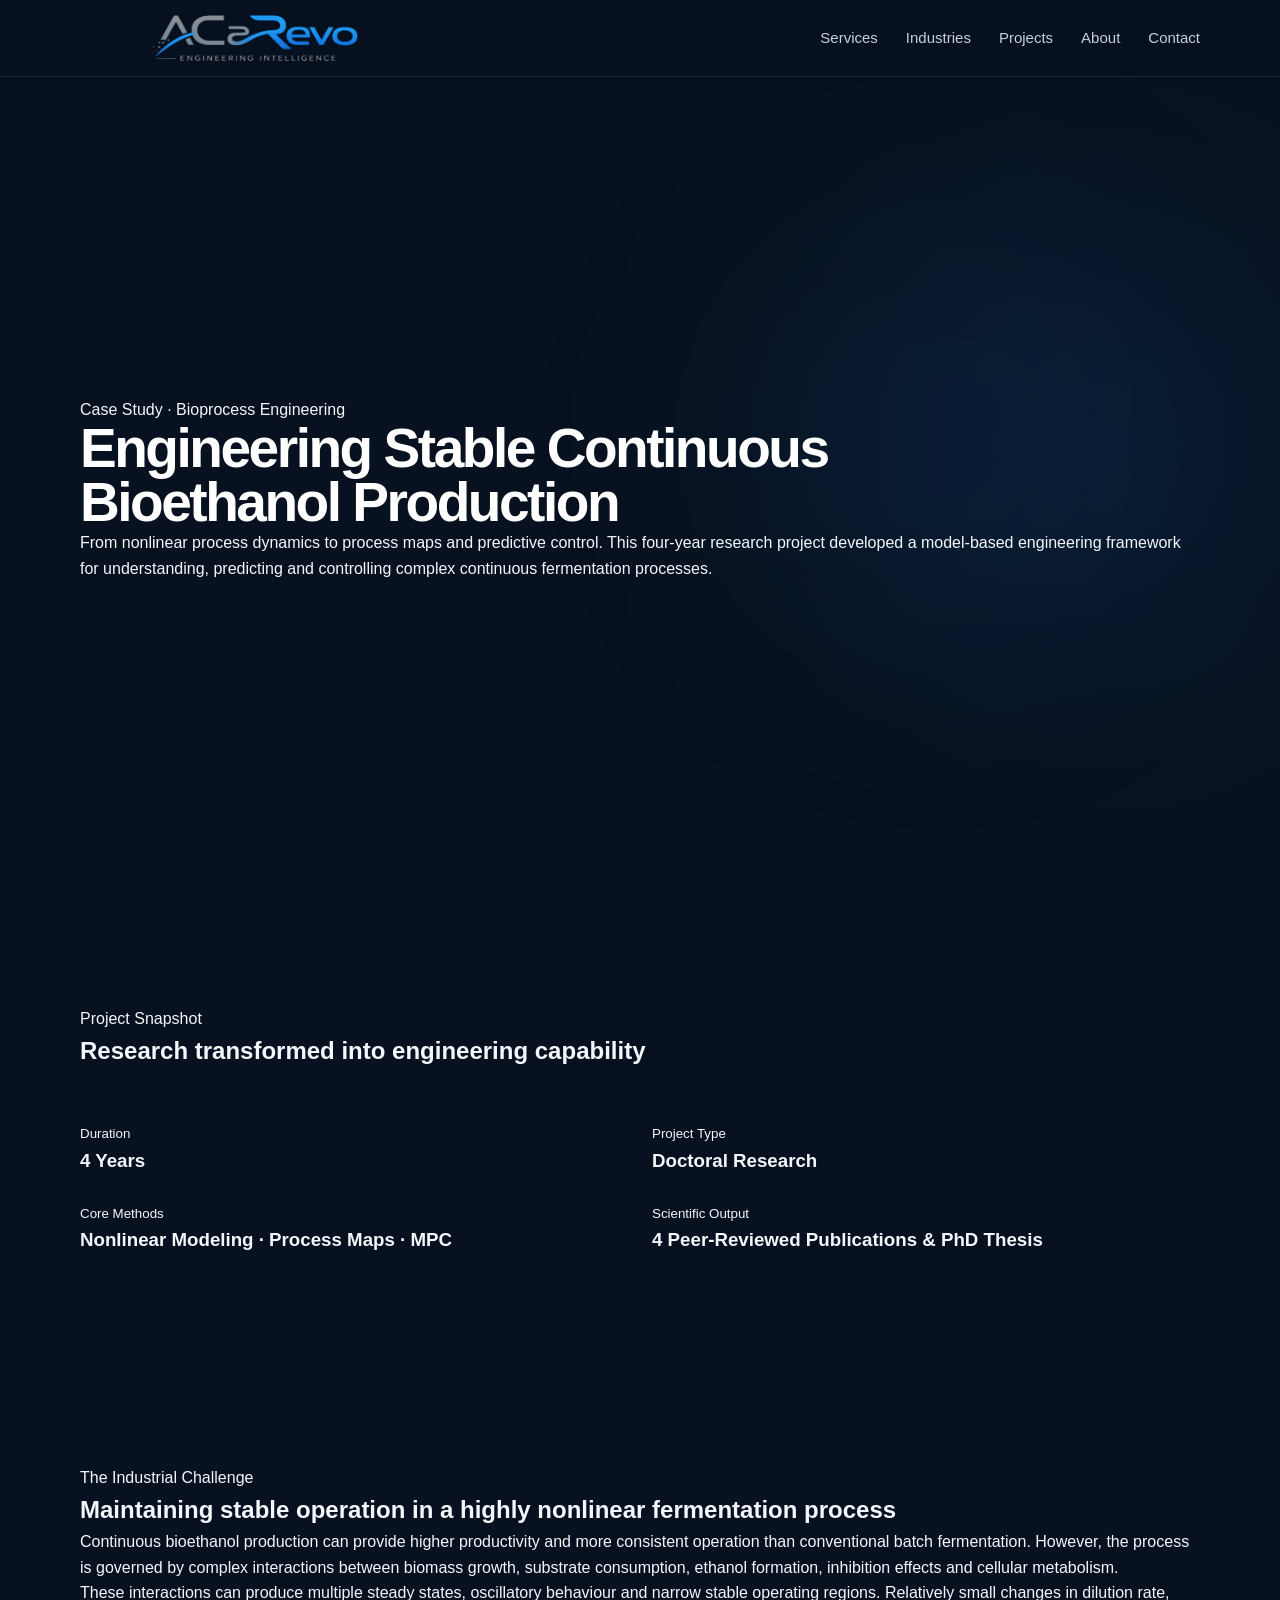
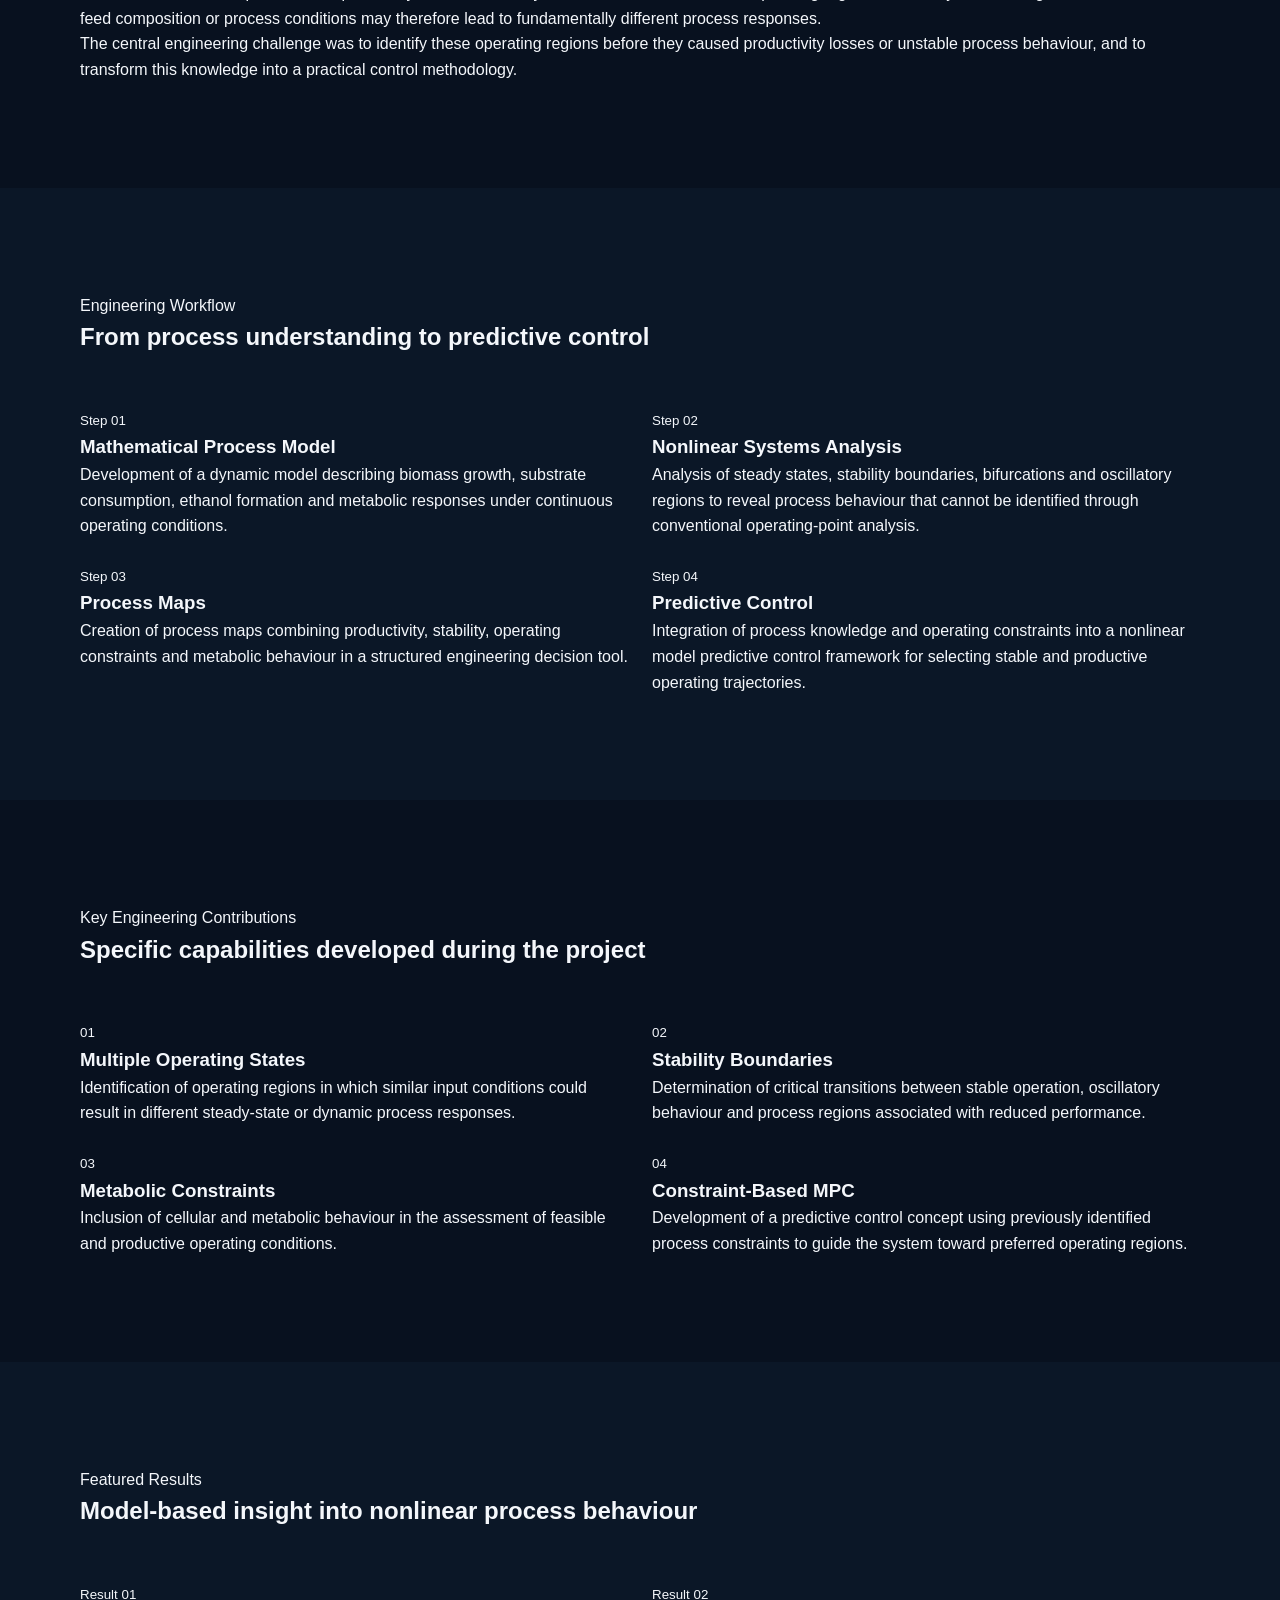
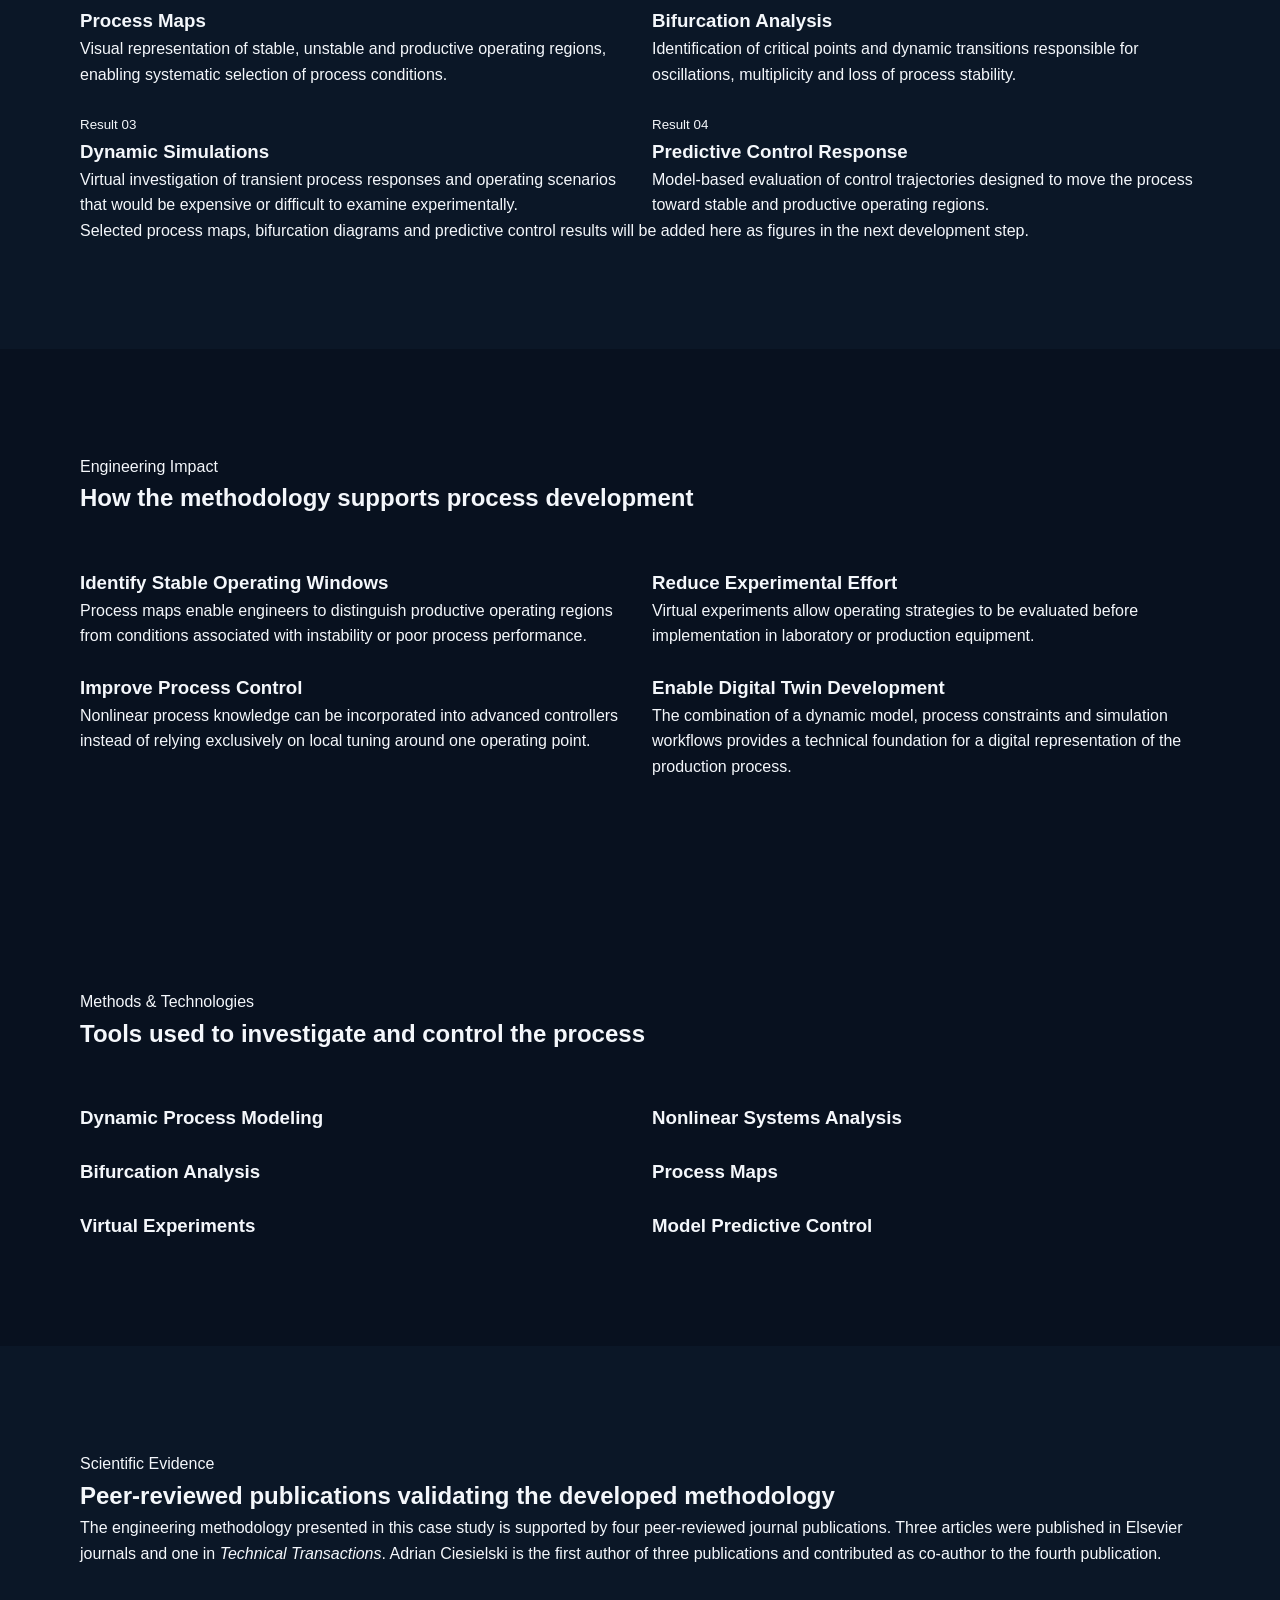
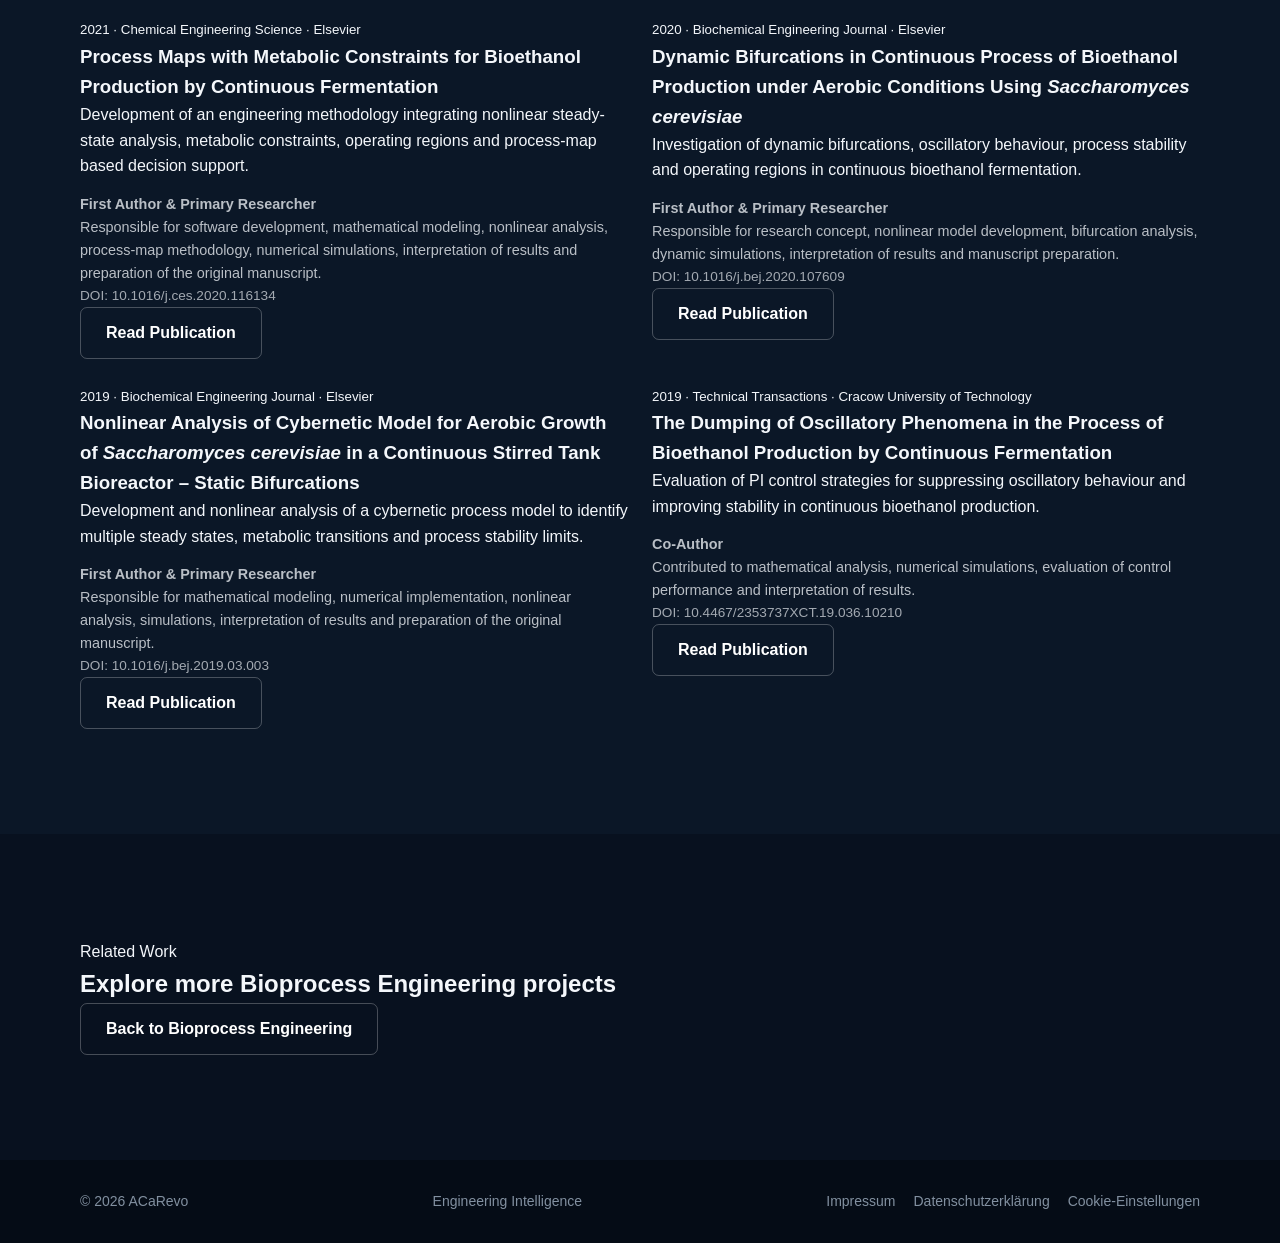
<file: case-studies/continuous-bioethanol-production.html>
<!DOCTYPE html>
<html lang="en">
<head>
  <meta charset="UTF-8" />
  <meta name="viewport" content="width=device-width, initial-scale=1.0" />
  <meta name="robots" content="noindex, follow" />

  <title>Continuous Bioethanol Production | ACaRevo</title>

  <link rel="stylesheet" href="../style.css" />
  <link rel="icon" type="image/svg+xml" href="../favicon.svg" />
</head>

<body>

  <nav>
    <div class="container nav-inner">

      <a href="../index.html" class="logo">
        <img src="../logo.PNG" alt="ACaRevo" />
      </a>

      <button
        class="nav-toggle"
        type="button"
        aria-label="Open navigation menu"
        aria-expanded="false"
        aria-controls="nav-menu"
      >
        <span class="nav-toggle-bar"></span>
        <span class="nav-toggle-bar"></span>
        <span class="nav-toggle-bar"></span>
      </button>

      <div class="nav-links" id="nav-menu">
        <a href="../index.html#services">Services</a>
        <a href="../index.html#industries">Industries</a>
        <a href="../index.html#projects">Projects</a>
        <a href="../index.html#about">About</a>
        <a href="../index.html#contact">Contact</a>
      </div>

    </div>
  </nav>

  <main>

    <!-- HERO -->

    <section class="hero">
      <div class="container">
        <div class="hero-content">

          <p class="eyebrow">
            Case Study · Bioprocess Engineering
          </p>

          <h1>
            Engineering Stable Continuous Bioethanol Production
          </h1>

          <p class="hero-text">
            From nonlinear process dynamics to process maps and predictive
            control. This four-year research project developed a model-based
            engineering framework for understanding, predicting and controlling
            complex continuous fermentation processes.
          </p>

        </div>
      </div>
    </section>


    <!-- PROJECT SNAPSHOT -->

    <section class="section">
      <div class="container">

        <div class="section-heading">
          <p class="eyebrow">Project Snapshot</p>
          <h2>Research transformed into engineering capability</h2>
        </div>

        <div class="projects">

          <article class="project">
            <small>Duration</small>
            <h3>4 Years</h3>
          </article>

          <article class="project">
            <small>Project Type</small>
            <h3>Doctoral Research</h3>
          </article>

          <article class="project">
            <small>Core Methods</small>
            <h3>Nonlinear Modeling · Process Maps · MPC</h3>
          </article>

          <article class="project">
            <small>Scientific Output</small>
            <h3>4 Peer-Reviewed Publications &amp; PhD Thesis</h3>
          </article>

        </div>

      </div>
    </section>


    <!-- INDUSTRIAL CHALLENGE -->

    <section class="section">
      <div class="container">

        <div class="section-heading">
          <p class="eyebrow">The Industrial Challenge</p>
          <h2>
            Maintaining stable operation in a highly nonlinear fermentation process
          </h2>
        </div>

        <p>
          Continuous bioethanol production can provide higher productivity and
          more consistent operation than conventional batch fermentation.
          However, the process is governed by complex interactions between
          biomass growth, substrate consumption, ethanol formation, inhibition
          effects and cellular metabolism.
        </p>

        <p>
          These interactions can produce multiple steady states, oscillatory
          behaviour and narrow stable operating regions. Relatively small
          changes in dilution rate, feed composition or process conditions may
          therefore lead to fundamentally different process responses.
        </p>

        <p>
          The central engineering challenge was to identify these operating
          regions before they caused productivity losses or unstable process
          behaviour, and to transform this knowledge into a practical control
          methodology.
        </p>

      </div>
    </section>


    <!-- ENGINEERING WORKFLOW -->

    <section class="section section-dark">
      <div class="container">

        <div class="section-heading">
          <p class="eyebrow">Engineering Workflow</p>
          <h2>From process understanding to predictive control</h2>
        </div>

        <div class="projects">

          <article class="project">
            <small>Step 01</small>
            <h3>Mathematical Process Model</h3>
            <p>
              Development of a dynamic model describing biomass growth,
              substrate consumption, ethanol formation and metabolic responses
              under continuous operating conditions.
            </p>
          </article>

          <article class="project">
            <small>Step 02</small>
            <h3>Nonlinear Systems Analysis</h3>
            <p>
              Analysis of steady states, stability boundaries, bifurcations and
              oscillatory regions to reveal process behaviour that cannot be
              identified through conventional operating-point analysis.
            </p>
          </article>

          <article class="project">
            <small>Step 03</small>
            <h3>Process Maps</h3>
            <p>
              Creation of process maps combining productivity, stability,
              operating constraints and metabolic behaviour in a structured
              engineering decision tool.
            </p>
          </article>

          <article class="project">
            <small>Step 04</small>
            <h3>Predictive Control</h3>
            <p>
              Integration of process knowledge and operating constraints into
              a nonlinear model predictive control framework for selecting
              stable and productive operating trajectories.
            </p>
          </article>

        </div>

      </div>
    </section>


    <!-- KEY ENGINEERING CONTRIBUTIONS -->

    <section class="section">
      <div class="container">

        <div class="section-heading">
          <p class="eyebrow">Key Engineering Contributions</p>
          <h2>Specific capabilities developed during the project</h2>
        </div>

        <div class="projects">

          <article class="project">
            <small>01</small>
            <h3>Multiple Operating States</h3>
            <p>
              Identification of operating regions in which similar input
              conditions could result in different steady-state or dynamic
              process responses.
            </p>
          </article>

          <article class="project">
            <small>02</small>
            <h3>Stability Boundaries</h3>
            <p>
              Determination of critical transitions between stable operation,
              oscillatory behaviour and process regions associated with reduced
              performance.
            </p>
          </article>

          <article class="project">
            <small>03</small>
            <h3>Metabolic Constraints</h3>
            <p>
              Inclusion of cellular and metabolic behaviour in the assessment
              of feasible and productive operating conditions.
            </p>
          </article>

          <article class="project">
            <small>04</small>
            <h3>Constraint-Based MPC</h3>
            <p>
              Development of a predictive control concept using previously
              identified process constraints to guide the system toward
              preferred operating regions.
            </p>
          </article>

        </div>

      </div>
    </section>


    <!-- FEATURED RESULTS -->

    <section class="section section-dark">
      <div class="container">

        <div class="section-heading">
          <p class="eyebrow">Featured Results</p>
          <h2>Model-based insight into nonlinear process behaviour</h2>
        </div>

        <div class="projects">

          <article class="project">
            <small>Result 01</small>
            <h3>Process Maps</h3>
            <p>
              Visual representation of stable, unstable and productive
              operating regions, enabling systematic selection of process
              conditions.
            </p>
          </article>

          <article class="project">
            <small>Result 02</small>
            <h3>Bifurcation Analysis</h3>
            <p>
              Identification of critical points and dynamic transitions
              responsible for oscillations, multiplicity and loss of process
              stability.
            </p>
          </article>

          <article class="project">
            <small>Result 03</small>
            <h3>Dynamic Simulations</h3>
            <p>
              Virtual investigation of transient process responses and
              operating scenarios that would be expensive or difficult to
              examine experimentally.
            </p>
          </article>

          <article class="project">
            <small>Result 04</small>
            <h3>Predictive Control Response</h3>
            <p>
              Model-based evaluation of control trajectories designed to move
              the process toward stable and productive operating regions.
            </p>
          </article>

        </div>

        <p>
          Selected process maps, bifurcation diagrams and predictive control
          results will be added here as figures in the next development step.
        </p>

      </div>
    </section>


    <!-- ENGINEERING IMPACT -->

    <section class="section">
      <div class="container">

        <div class="section-heading">
          <p class="eyebrow">Engineering Impact</p>
          <h2>How the methodology supports process development</h2>
        </div>

        <div class="projects">

          <article class="project">
            <h3>Identify Stable Operating Windows</h3>
            <p>
              Process maps enable engineers to distinguish productive operating
              regions from conditions associated with instability or poor
              process performance.
            </p>
          </article>

          <article class="project">
            <h3>Reduce Experimental Effort</h3>
            <p>
              Virtual experiments allow operating strategies to be evaluated
              before implementation in laboratory or production equipment.
            </p>
          </article>

          <article class="project">
            <h3>Improve Process Control</h3>
            <p>
              Nonlinear process knowledge can be incorporated into advanced
              controllers instead of relying exclusively on local tuning around
              one operating point.
            </p>
          </article>

          <article class="project">
            <h3>Enable Digital Twin Development</h3>
            <p>
              The combination of a dynamic model, process constraints and
              simulation workflows provides a technical foundation for a
              digital representation of the production process.
            </p>
          </article>

        </div>

      </div>
    </section>


    <!-- METHODS -->

    <section class="section">
      <div class="container">

        <div class="section-heading">
          <p class="eyebrow">Methods &amp; Technologies</p>
          <h2>Tools used to investigate and control the process</h2>
        </div>

        <div class="projects">

          <article class="project">
            <h3>Dynamic Process Modeling</h3>
          </article>

          <article class="project">
            <h3>Nonlinear Systems Analysis</h3>
          </article>

          <article class="project">
            <h3>Bifurcation Analysis</h3>
          </article>

          <article class="project">
            <h3>Process Maps</h3>
          </article>

          <article class="project">
            <h3>Virtual Experiments</h3>
          </article>

          <article class="project">
            <h3>Model Predictive Control</h3>
          </article>

        </div>

      </div>
    </section>

    <!-- PUBLICATIONS -->

    <section class="section section-dark">
        <div class="container">
      
          <div class="section-heading">
            <p class="eyebrow">Scientific Evidence</p>
            <h2>Peer-reviewed publications validating the developed methodology</h2>
          </div>
      
          <p>
            The engineering methodology presented in this case study is supported by
            four peer-reviewed journal publications. Three articles were published
            in Elsevier journals and one in <em>Technical Transactions</em>.
            Adrian Ciesielski is the first author of three publications and
            contributed as co-author to the fourth publication.
          </p>
      
          <div class="projects">
      
            <!-- Publication 1 -->
      
            <article class="project">
      
              <small>2021 · Chemical Engineering Science · Elsevier</small>
      
              <h3>
                Process Maps with Metabolic Constraints for Bioethanol Production by Continuous Fermentation
              </h3>
      
              <p>
                Development of an engineering methodology integrating nonlinear
                steady-state analysis, metabolic constraints, operating regions
                and process-map based decision support.
              </p>
      
              <p style="font-size:0.9rem;opacity:.75;margin-top:14px;">
                <strong>First Author &amp; Primary Researcher</strong><br>
                Responsible for software development, mathematical modeling,
                nonlinear analysis, process-map methodology, numerical simulations,
                interpretation of results and preparation of the original manuscript.
              </p>
      
              <p style="font-size:0.85rem;opacity:.65;">
                DOI: 10.1016/j.ces.2020.116134
              </p>
      
              <a
                href="https://doi.org/10.1016/j.ces.2020.116134"
                target="_blank"
                rel="noopener noreferrer"
                class="button button-secondary">
                Read Publication
              </a>
      
            </article>
      
            <!-- Publication 2 -->
      
            <article class="project">
      
              <small>2020 · Biochemical Engineering Journal · Elsevier</small>
      
              <h3>
                Dynamic Bifurcations in Continuous Process of Bioethanol Production under Aerobic Conditions Using <em>Saccharomyces cerevisiae</em>
              </h3>
      
              <p>
                Investigation of dynamic bifurcations, oscillatory behaviour,
                process stability and operating regions in continuous
                bioethanol fermentation.
              </p>
      
              <p style="font-size:0.9rem;opacity:.75;margin-top:14px;">
                <strong>First Author &amp; Primary Researcher</strong><br>
                Responsible for research concept, nonlinear model development,
                bifurcation analysis, dynamic simulations, interpretation of results
                and manuscript preparation.
              </p>
      
              <p style="font-size:0.85rem;opacity:.65;">
                DOI: 10.1016/j.bej.2020.107609
              </p>
      
              <a
                href="https://doi.org/10.1016/j.bej.2020.107609"
                target="_blank"
                rel="noopener noreferrer"
                class="button button-secondary">
                Read Publication
              </a>
      
            </article>
      
            <!-- Publication 3 -->
      
            <article class="project">
      
              <small>2019 · Biochemical Engineering Journal · Elsevier</small>
      
              <h3>
                Nonlinear Analysis of Cybernetic Model for Aerobic Growth of <em>Saccharomyces cerevisiae</em> in a Continuous Stirred Tank Bioreactor – Static Bifurcations
              </h3>
      
              <p>
                Development and nonlinear analysis of a cybernetic process model
                to identify multiple steady states, metabolic transitions and
                process stability limits.
              </p>
      
              <p style="font-size:0.9rem;opacity:.75;margin-top:14px;">
                <strong>First Author &amp; Primary Researcher</strong><br>
                Responsible for mathematical modeling, numerical implementation,
                nonlinear analysis, simulations, interpretation of results and
                preparation of the original manuscript.
              </p>
      
              <p style="font-size:0.85rem;opacity:.65;">
                DOI: 10.1016/j.bej.2019.03.003
              </p>
      
              <a
                href="https://doi.org/10.1016/j.bej.2019.03.003"
                target="_blank"
                rel="noopener noreferrer"
                class="button button-secondary">
                Read Publication
              </a>
      
            </article>
      
            <!-- Publication 4 -->
      
            <article class="project">
      
              <small>2019 · Technical Transactions · Cracow University of Technology</small>
      
              <h3>
                The Dumping of Oscillatory Phenomena in the Process of Bioethanol Production by Continuous Fermentation
              </h3>
      
              <p>
                Evaluation of PI control strategies for suppressing oscillatory
                behaviour and improving stability in continuous bioethanol production.
              </p>
      
              <p style="font-size:0.9rem;opacity:.75;margin-top:14px;">
                <strong>Co-Author</strong><br>
                Contributed to mathematical analysis, numerical simulations,
                evaluation of control performance and interpretation of results.
              </p>
      
              <p style="font-size:0.85rem;opacity:.65;">
                DOI: 10.4467/2353737XCT.19.036.10210
              </p>
      
              <a
                href="https://doi.org/10.4467/2353737XCT.19.036.10210"
                target="_blank"
                rel="noopener noreferrer"
                class="button button-secondary">
                Read Publication
              </a>
      
            </article>
      
          </div>
      
        </div>
      </section>

    <!-- RELATED WORK -->

    <section class="section">
      <div class="container">

        <div class="section-heading">
          <p class="eyebrow">Related Work</p>
          <h2>Explore more Bioprocess Engineering projects</h2>
        </div>

        <a
          href="bioprocess-engineering.html"
          class="button button-secondary"
        >
          Back to Bioprocess Engineering
        </a>

      </div>
    </section>

  </main>


  <footer>
    <div class="container footer-inner">
      <div>© 2026 ACaRevo</div>
      <div>Engineering Intelligence</div>
      <div class="footer-legal">
        <a href="../impressum/index.html">Impressum</a>
        <a href="../datenschutz/index.html">Datenschutzerklärung</a>
        <a href="../index.html?cookie-settings=1#cookie-banner">Cookie-Einstellungen</a>
      </div>
    </div>
  </footer>


  <script>
    (function () {
      var nav = document.querySelector("nav");
      var toggle = document.querySelector(".nav-toggle");
      var links = document.querySelectorAll("#nav-menu a");

      function setMenuOpen(isOpen) {
        nav.classList.toggle("is-open", isOpen);

        toggle.setAttribute(
          "aria-expanded",
          isOpen ? "true" : "false"
        );

        toggle.setAttribute(
          "aria-label",
          isOpen
            ? "Close navigation menu"
            : "Open navigation menu"
        );
      }

      toggle.addEventListener("click", function () {
        setMenuOpen(!nav.classList.contains("is-open"));
      });

      links.forEach(function (link) {
        link.addEventListener("click", function () {
          setMenuOpen(false);
        });
      });
    })();
  </script>

</body>
</html>
</file>
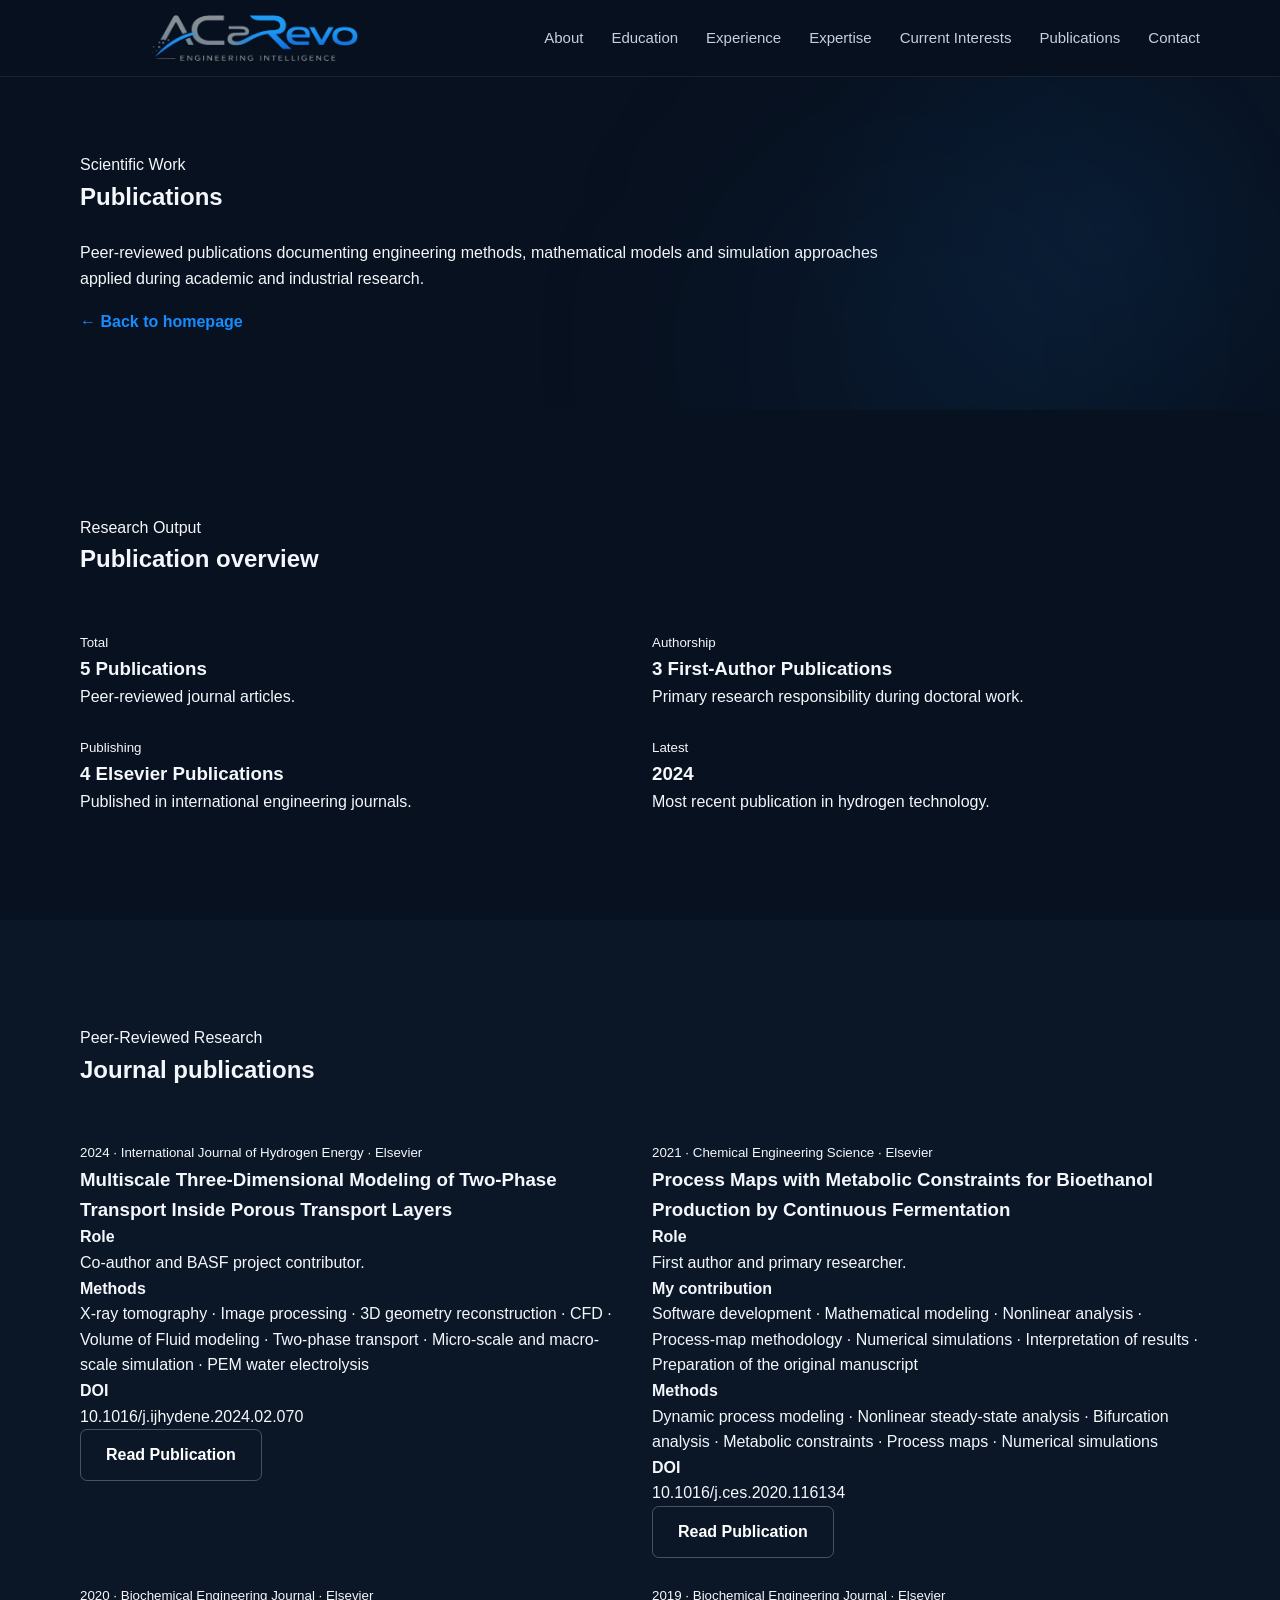
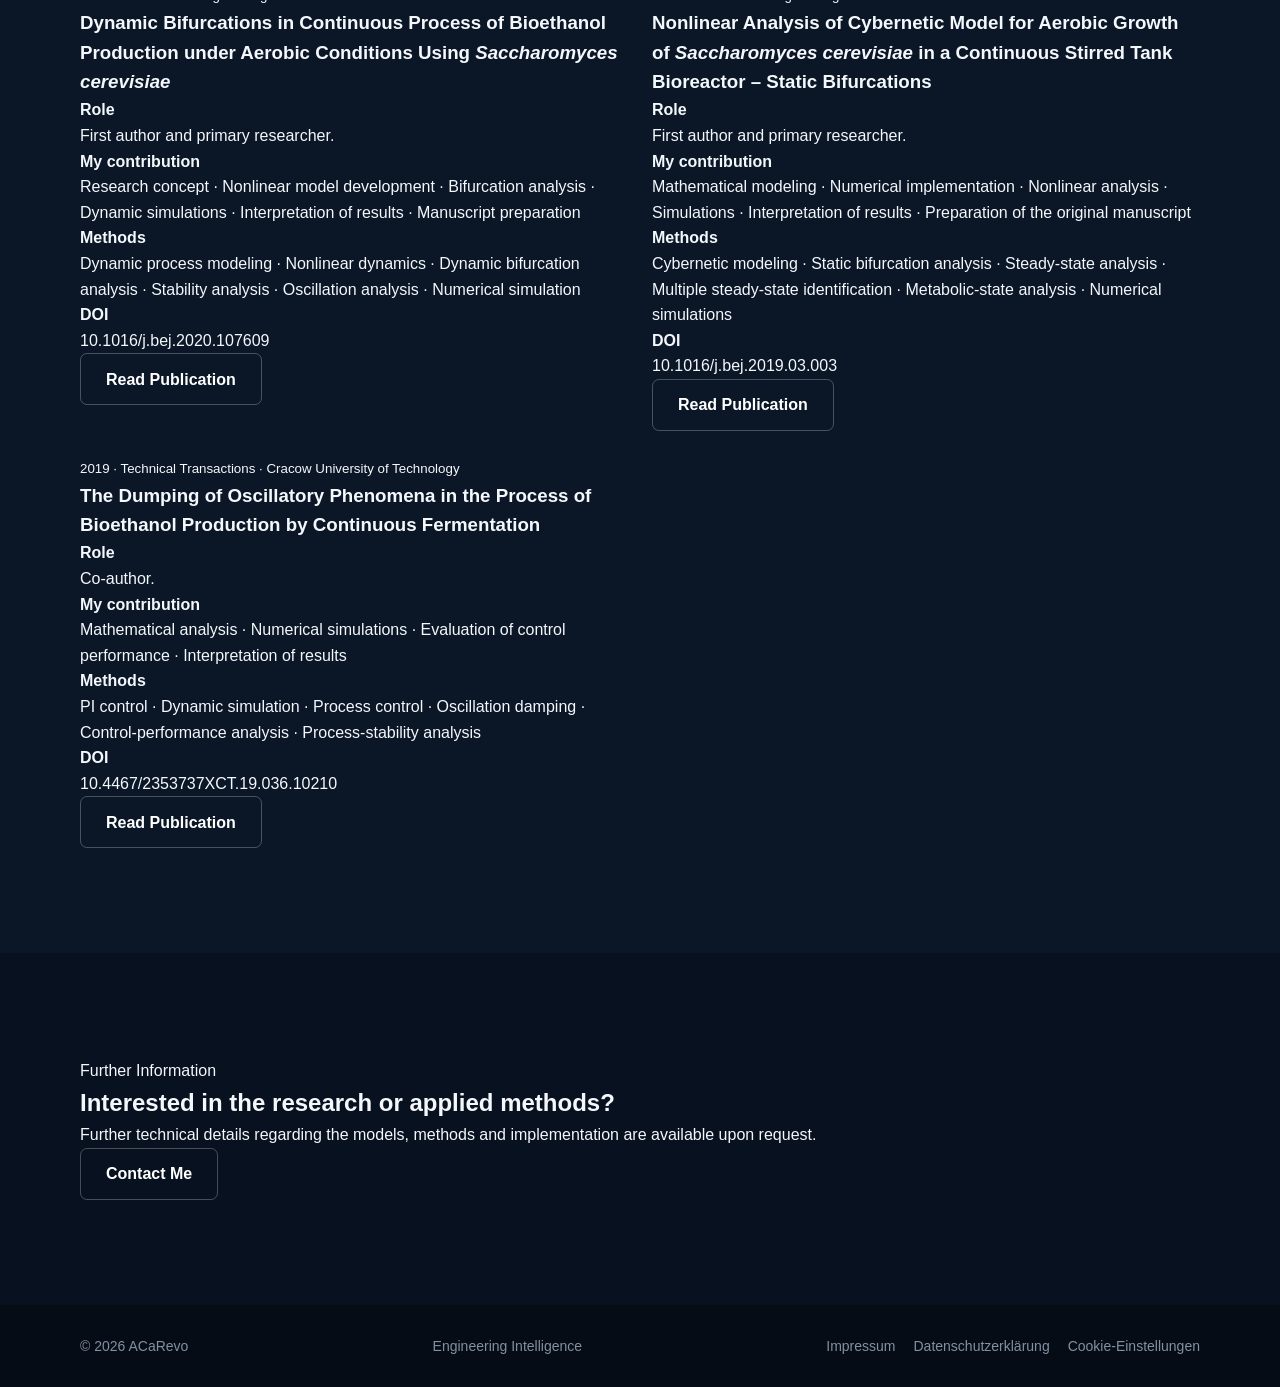
<file: publications/publications.html>
<!DOCTYPE html>
<html lang="en">
<head>
  <meta charset="UTF-8" />
  <meta name="viewport" content="width=device-width, initial-scale=1.0" />
  <meta name="robots" content="noindex, follow" />

  <title>Publications | Adrian Ciesielski</title>

  <link rel="stylesheet" href="../style.css" />
  <link rel="icon" type="image/svg+xml" href="../favicon.svg" />
</head>

<body>

  <nav>
    <div class="container nav-inner">

      <a href="../index.html" class="logo">
        <img src="../logo.PNG" alt="ACaRevo" />
      </a>

      <button
        class="nav-toggle"
        type="button"
        aria-label="Open navigation menu"
        aria-expanded="false"
        aria-controls="nav-menu"
      >
        <span class="nav-toggle-bar"></span>
        <span class="nav-toggle-bar"></span>
        <span class="nav-toggle-bar"></span>
      </button>

      <div class="nav-links" id="nav-menu">
        <a href="../index.html#about">About</a>
        <a href="../education/index.html">Education</a>
        <a href="../experience/index.html">Experience</a>
        <a href="../expertise/index.html">Expertise</a>
        <a href="../interests/index.html">Current Interests</a>
        <a href="publications.html">Publications</a>
        <a href="../index.html#contact">Contact</a>
      </div>

    </div>
  </nav>


  <main>

    <!-- HERO -->

    <section class="hero hero-compact">
      <div class="container">
        <div class="hero-content">

          <p class="eyebrow">Scientific Work</p>

          <h1>Publications</h1>

          <p class="hero-text">
            Peer-reviewed publications documenting engineering methods,
            mathematical models and simulation approaches applied during
            academic and industrial research.
          </p>

          <a href="../index.html" class="project-link">
            ← Back to homepage
          </a>

        </div>
      </div>
    </section>


    <!-- PUBLICATION OVERVIEW -->

    <section class="section">
      <div class="container">

        <div class="section-heading">
          <p class="eyebrow">Research Output</p>
          <h2>Publication overview</h2>
        </div>

        <div class="projects">

          <article class="project">
            <small>Total</small>
            <h3>5 Publications</h3>
            <p>Peer-reviewed journal articles.</p>
          </article>

          <article class="project">
            <small>Authorship</small>
            <h3>3 First-Author Publications</h3>
            <p>Primary research responsibility during doctoral work.</p>
          </article>

          <article class="project">
            <small>Publishing</small>
            <h3>4 Elsevier Publications</h3>
            <p>Published in international engineering journals.</p>
          </article>

          <article class="project">
            <small>Latest</small>
            <h3>2024</h3>
            <p>Most recent publication in hydrogen technology.</p>
          </article>

        </div>

      </div>
    </section>


    <!-- PUBLICATIONS -->

    <section class="section section-dark">
      <div class="container">

        <div class="section-heading">
          <p class="eyebrow">Peer-Reviewed Research</p>
          <h2>Journal publications</h2>
        </div>

        <div class="projects">


          <!-- PUBLICATION 1 -->

          <article class="project">

            <small>
              2024 · International Journal of Hydrogen Energy · Elsevier
            </small>

            <h3>
              Multiscale Three-Dimensional Modeling of Two-Phase Transport
              Inside Porous Transport Layers
            </h3>

            <p>
              <strong>Role</strong><br>
              Co-author and BASF project contributor.
            </p>

            <p>
              <strong>Methods</strong><br>
              X-ray tomography · Image processing · 3D geometry reconstruction ·
              CFD · Volume of Fluid modeling · Two-phase transport ·
              Micro-scale and macro-scale simulation · PEM water electrolysis
            </p>

            <p>
              <strong>DOI</strong><br>
              10.1016/j.ijhydene.2024.02.070
            </p>

            <a
              href="https://doi.org/10.1016/j.ijhydene.2024.02.070"
              target="_blank"
              rel="noopener noreferrer"
              class="button button-secondary"
            >
              Read Publication
            </a>

          </article>


          <!-- PUBLICATION 2 -->

          <article class="project">

            <small>
              2021 · Chemical Engineering Science · Elsevier
            </small>

            <h3>
              Process Maps with Metabolic Constraints for Bioethanol
              Production by Continuous Fermentation
            </h3>

            <p>
              <strong>Role</strong><br>
              First author and primary researcher.
            </p>

            <p>
              <strong>My contribution</strong><br>
              Software development · Mathematical modeling · Nonlinear analysis ·
              Process-map methodology · Numerical simulations · Interpretation
              of results · Preparation of the original manuscript
            </p>

            <p>
              <strong>Methods</strong><br>
              Dynamic process modeling · Nonlinear steady-state analysis ·
              Bifurcation analysis · Metabolic constraints · Process maps ·
              Numerical simulations
            </p>

            <p>
              <strong>DOI</strong><br>
              10.1016/j.ces.2020.116134
            </p>

            <a
              href="https://doi.org/10.1016/j.ces.2020.116134"
              target="_blank"
              rel="noopener noreferrer"
              class="button button-secondary"
            >
              Read Publication
            </a>

          </article>


          <!-- PUBLICATION 3 -->

          <article class="project">

            <small>
              2020 · Biochemical Engineering Journal · Elsevier
            </small>

            <h3>
              Dynamic Bifurcations in Continuous Process of Bioethanol
              Production under Aerobic Conditions Using
              <em>Saccharomyces cerevisiae</em>
            </h3>

            <p>
              <strong>Role</strong><br>
              First author and primary researcher.
            </p>

            <p>
              <strong>My contribution</strong><br>
              Research concept · Nonlinear model development · Bifurcation
              analysis · Dynamic simulations · Interpretation of results ·
              Manuscript preparation
            </p>

            <p>
              <strong>Methods</strong><br>
              Dynamic process modeling · Nonlinear dynamics · Dynamic
              bifurcation analysis · Stability analysis · Oscillation analysis ·
              Numerical simulation
            </p>

            <p>
              <strong>DOI</strong><br>
              10.1016/j.bej.2020.107609
            </p>

            <a
              href="https://doi.org/10.1016/j.bej.2020.107609"
              target="_blank"
              rel="noopener noreferrer"
              class="button button-secondary"
            >
              Read Publication
            </a>

          </article>


          <!-- PUBLICATION 4 -->

          <article class="project">

            <small>
              2019 · Biochemical Engineering Journal · Elsevier
            </small>

            <h3>
              Nonlinear Analysis of Cybernetic Model for Aerobic Growth of
              <em>Saccharomyces cerevisiae</em> in a Continuous Stirred Tank
              Bioreactor – Static Bifurcations
            </h3>

            <p>
              <strong>Role</strong><br>
              First author and primary researcher.
            </p>

            <p>
              <strong>My contribution</strong><br>
              Mathematical modeling · Numerical implementation · Nonlinear
              analysis · Simulations · Interpretation of results · Preparation
              of the original manuscript
            </p>

            <p>
              <strong>Methods</strong><br>
              Cybernetic modeling · Static bifurcation analysis ·
              Steady-state analysis · Multiple steady-state identification ·
              Metabolic-state analysis · Numerical simulations
            </p>

            <p>
              <strong>DOI</strong><br>
              10.1016/j.bej.2019.03.003
            </p>

            <a
              href="https://doi.org/10.1016/j.bej.2019.03.003"
              target="_blank"
              rel="noopener noreferrer"
              class="button button-secondary"
            >
              Read Publication
            </a>

          </article>


          <!-- PUBLICATION 5 -->

          <article class="project">

            <small>
              2019 · Technical Transactions ·
              Cracow University of Technology
            </small>

            <h3>
              The Dumping of Oscillatory Phenomena in the Process of
              Bioethanol Production by Continuous Fermentation
            </h3>

            <p>
              <strong>Role</strong><br>
              Co-author.
            </p>

            <p>
              <strong>My contribution</strong><br>
              Mathematical analysis · Numerical simulations · Evaluation of
              control performance · Interpretation of results
            </p>

            <p>
              <strong>Methods</strong><br>
              PI control · Dynamic simulation · Process control ·
              Oscillation damping · Control-performance analysis ·
              Process-stability analysis
            </p>

            <p>
              <strong>DOI</strong><br>
              10.4467/2353737XCT.19.036.10210
            </p>

            <a
              href="https://doi.org/10.4467/2353737XCT.19.036.10210"
              target="_blank"
              rel="noopener noreferrer"
              class="button button-secondary"
            >
              Read Publication
            </a>

          </article>

        </div>

      </div>
    </section>


    <!-- CONTACT -->

    <section class="section">
      <div class="container">

        <div class="section-heading">
          <p class="eyebrow">Further Information</p>
          <h2>Interested in the research or applied methods?</h2>
        </div>

        <p>
          Further technical details regarding the models, methods and
          implementation are available upon request.
        </p>

        <a
          href="../index.html#contact"
          class="button button-secondary"
        >
          Contact Me
        </a>

      </div>
    </section>

  </main>


  <footer>
    <div class="container footer-inner">
      <div>© 2026 ACaRevo</div>
      <div>Engineering Intelligence</div>
      <div class="footer-legal">
        <a href="../impressum/index.html">Impressum</a>
        <a href="../datenschutz/index.html">Datenschutzerklärung</a>
        <a href="../index.html?cookie-settings=1#cookie-banner">Cookie-Einstellungen</a>
      </div>
    </div>
  </footer>


  <script>
    (function () {
      var nav = document.querySelector("nav");
      var toggle = document.querySelector(".nav-toggle");
      var links = document.querySelectorAll("#nav-menu a");

      function setMenuOpen(isOpen) {
        nav.classList.toggle("is-open", isOpen);

        toggle.setAttribute(
          "aria-expanded",
          isOpen ? "true" : "false"
        );

        toggle.setAttribute(
          "aria-label",
          isOpen
            ? "Close navigation menu"
            : "Open navigation menu"
        );
      }

      toggle.addEventListener("click", function () {
        setMenuOpen(!nav.classList.contains("is-open"));
      });

      links.forEach(function (link) {
        link.addEventListener("click", function () {
          setMenuOpen(false);
        });
      });
    })();
  </script>

</body>
</html>
</file>
<file: style.css>
/* Global / reset */

* {
  box-sizing: border-box;
  margin: 0;
  padding: 0;
}

:root {
  --bg: #08111f;
  --bg-soft: #0b1727;
  --surface: #ffffff;
  --surface-soft: #f4f7fb;
  --text: #101927;
  --text-light: #f4f7fb;
  --muted: #667281;
  --muted-body: #5f6d7c;
  --muted-dark: #aebccc;
  --accent: #168cff;
  --accent-light: #52b7ff;
  --border-light: #dce3eb;
  --border-dark: rgba(255, 255, 255, 0.08);
  --section-space: 105px;
  --section-space-sm: 75px;
}

html {
  scroll-behavior: smooth;
}

body {
  font-family: Arial, Helvetica, sans-serif;
  background: var(--bg);
  color: var(--text-light);
  line-height: 1.6;
  overflow-wrap: break-word;
}

a {
  color: inherit;
  text-decoration: none;
}

img {
  max-width: 100%;
  height: auto;
}

.container {
  width: min(1120px, calc(100% - 40px));
  margin: 0 auto;
}

/* NAVIGATION */

nav {
  position: sticky;
  top: 0;
  z-index: 1000;
  background: rgba(8, 17, 31, 0.92);
  border-bottom: 1px solid rgba(255, 255, 255, 0.08);
  backdrop-filter: blur(12px);
}

.nav-inner {
  min-height: 76px;
  display: flex;
  align-items: center;
  justify-content: space-between;
  gap: 30px;
}

.logo {
  display: flex;
  align-items: center;
}

.logo img {
  height: 72px;
  width: auto;
  display: block;
  transition: transform 0.2s ease;
}

.logo:hover img {
  transform: scale(1.03);
}

.nav-links {
  display: flex;
  gap: 28px;
  font-size: 15px;
  color: #c6d0dc;
}

.nav-links a {
  transition: color 0.2s ease;
}

.nav-links a:hover {
  color: #ffffff;
}

.nav-toggle {
  display: none;
  flex-direction: column;
  justify-content: center;
  gap: 5px;
  width: 44px;
  height: 44px;
  padding: 0;
  border: none;
  background: transparent;
  cursor: pointer;
}

.nav-toggle-bar {
  display: block;
  width: 24px;
  height: 2px;
  background: #c6d0dc;
  border-radius: 1px;
}

.nav-toggle:hover .nav-toggle-bar,
.nav-toggle[aria-expanded="true"] .nav-toggle-bar {
  background: #ffffff;
}

/* HERO */

.hero {
  position: relative;
  display: flex;
  align-items: center;
  min-height: calc(100vh - 76px);
  overflow: hidden;
  background: #08111f;
}

.hero::before {
  content: "";
  position: absolute;
  top: 0;
  right: 0;
  width: 55%;
  height: 100%;
  background:
    radial-gradient(
      circle at 75% 45%,
      rgba(22, 140, 255, 0.07),
      transparent 55%
    );
  pointer-events: none;
}

.hero::after {
  content: "";
  position: absolute;
  top: 18%;
  right: 10%;
  width: 420px;
  height: 420px;
  border-radius: 50%;
  background: rgba(22, 140, 255, 0.06);
  filter: blur(120px);
  pointer-events: none;
}

/* Homepage hero */

.hero:not(.hero-compact) .hero-content {
  position: relative;
  z-index: 1;
  max-width: 920px;
  padding: 80px 0 90px;
}

/* Compact hero on subpages */

.hero.hero-compact {
  min-height: 0;
  height: auto;
  padding: 75px 0;
  align-items: center;
}

.hero.hero-compact .container {
  height: auto;
}

.hero.hero-compact .hero-content {
  max-width: 850px;
}

.hero.hero-compact h1 {
  margin-bottom: 24px;
}

/* Homepage hero typography */

.hero:not(.hero-compact) h1 {
  max-width: 1000px;
  margin: 0;
  color: #ffffff;
  font-size: clamp(3.5rem, 5.5vw, 5.4rem);
  line-height: 0.98;
  letter-spacing: -0.045em;
  font-weight: 700;
}

.hero:not(.hero-compact) h1 span {
  display: block;
  margin-top: 12px;
  color: #ffffff;
  font-size: 0.62em;
  line-height: 1.05;
  letter-spacing: -0.025em;
  font-weight: 600;
}

/* Hero intro */

.hero-intro {
  max-width: 650px;
  margin-top: 38px;
  margin-bottom: 1.5rem;
  color: #b8c5d6;
  font-size: 1.18rem;
  line-height: 1.7;
}

/* Hero capabilities */

.hero-capabilities {
  display: flex;
  flex-wrap: wrap;
  max-width: 850px;
  margin-top: 30px;
  color: #8f9daf;
  font-size: 0.95rem;
  line-height: 1.6;
}

.hero-capabilities span {
  display: inline-flex;
  align-items: center;
}

.hero-capabilities span:not(:last-child)::after {
  content: "·";
  margin: 0 15px;
  color: #168cff;
}

/* Hero button */

.hero:not(.hero-compact) .hero-buttons {
  display: flex;
  margin-top: 40px;
}

/* HERO PROFILE */

.hero-profile {
  position: relative;
  overflow: hidden;
  border: 1px solid rgba(255, 255, 255, 0.1);
  border-radius: 18px;
  background: rgba(255, 255, 255, 0.035);
  box-shadow: 0 35px 80px rgba(0, 0, 0, 0.28);
  backdrop-filter: blur(12px);
}

.hero-profile::before {
  content: "";
  position: absolute;
  inset: 0;
  opacity: 0.16;
  background-image:
    linear-gradient(
      rgba(255, 255, 255, 0.06) 1px,
      transparent 1px
    ),
    linear-gradient(
      90deg,
      rgba(255, 255, 255, 0.06) 1px,
      transparent 1px
    );
  background-size: 42px 42px;
  pointer-events: none;
}

.hero-profile-header,
.hero-profile-footer {
  position: relative;
  z-index: 1;
  display: flex;
  align-items: center;
  justify-content: space-between;
  gap: 20px;
  padding: 18px 22px;
  color: #8190a2;
  font-size: 11px;
  font-weight: 700;
  text-transform: uppercase;
  letter-spacing: 1.6px;
}

.hero-profile-header {
  border-bottom: 1px solid rgba(255, 255, 255, 0.08);
}

.hero-profile-footer {
  border-top: 1px solid rgba(255, 255, 255, 0.08);
}

.hero-status {
  display: inline-flex;
  align-items: center;
  gap: 8px;
  color: #9dabbc;
}

.hero-status::before {
  content: "";
  width: 7px;
  height: 7px;
  border-radius: 50%;
  background: #23c89a;
  box-shadow: 0 0 0 5px rgba(35, 200, 154, 0.1);
}

.hero-profile-main {
  position: relative;
  z-index: 1;
  padding: 34px 28px 30px;
}

.hero-profile-label {
  display: block;
  margin-bottom: 14px;
  color: var(--accent-light);
  font-size: 11px;
  font-weight: 700;
  text-transform: uppercase;
  letter-spacing: 2px;
}

.hero-profile-main strong {
  display: block;
  max-width: 360px;
  color: #ffffff;
  font-size: 28px;
  line-height: 1.25;
  letter-spacing: -0.7px;
}

.hero-profile-grid {
  position: relative;
  z-index: 1;
  display: grid;
  grid-template-columns: repeat(2, 1fr);
  border-top: 1px solid rgba(255, 255, 255, 0.08);
}

.hero-profile-item {
  min-height: 140px;
  padding: 24px;
  border-right: 1px solid rgba(255, 255, 255, 0.08);
  border-bottom: 1px solid rgba(255, 255, 255, 0.08);
}

.hero-profile-item:nth-child(2n) {
  border-right: none;
}

.hero-profile-item:nth-last-child(-n + 2) {
  border-bottom: none;
}

.hero-profile-item span {
  color: var(--accent-light);
  font-size: 11px;
  font-weight: 700;
  letter-spacing: 2px;
}

.hero-profile-item p {
  margin-top: 26px;
  color: #d6dee8;
  font-size: 14px;
  line-height: 1.45;
}

/* BUTTONS */

.button {
  display: inline-flex;
  align-items: center;
  justify-content: center;
  min-height: 52px;
  padding: 0 25px;
  border-radius: 7px;
  font-weight: 700;
  transition:
    transform 0.2s ease,
    background 0.2s ease,
    border-color 0.2s ease,
    color 0.2s ease;
}

.button-primary {
  background: var(--accent);
  color: white;
}

.button-primary:hover {
  background: #37a0ff;
  transform: translateY(-2px);
}

.button-secondary {
  border: 1px solid rgba(255, 255, 255, 0.25);
  color: white;
}

.button-secondary:hover {
  border-color: var(--accent-light);
  color: var(--accent-light);
}

/* SECTIONS */

main > section {
  padding: var(--section-space) 0;
}

.section-light {
  background: var(--surface-soft);
  color: var(--text);
}

.section-dark {
  background: var(--bg-soft);
  color: var(--text-light);
}

.section-label {
  color: var(--accent);
  text-transform: uppercase;
  letter-spacing: 2.5px;
  font-size: 13px;
  font-weight: 700;
  margin-bottom: 14px;
}

.section-title {
  max-width: 760px;
  margin: 0;
  font-size: clamp(34px, 5vw, 52px);
  line-height: 1.12;
  letter-spacing: -1.5px;
}

.section-dark .section-title {
  color: #ffffff;
}

.section-intro {
  max-width: 720px;
  margin-top: 20px;
  font-size: 18px;
  line-height: 1.75;
  color: var(--muted);
}

.section-dark .section-intro {
  color: var(--muted-dark);
}

.prose {
  max-width: 760px;
}

.prose p + p,
.section-intro + .section-intro {
  margin-top: 1.25rem;
}

.split-layout {
  display: grid;
  align-items: start;
  gap: clamp(2.75rem, 6vw, 5rem);
  min-width: 0;
}

.section-note {
  margin: 45px 0 0;
  padding-top: 25px;
  border-top: 1px solid var(--border-dark);
  color: var(--muted-dark);
  font-size: 14px;
  line-height: 1.7;
}

/* CARDS */

.cards {
  display: grid;
  grid-template-columns: repeat(3, 1fr);
  gap: 22px;
  margin-top: 50px;
}

.card {
  min-height: 290px;
  padding: 34px;
  border-radius: 14px;
  background: #ffffff;
  color: var(--text);
  border: 1px solid var(--border-light);
  transition:
    transform 0.25s ease,
    box-shadow 0.25s ease,
    border-color 0.25s ease;
}

.card:hover {
  transform: translateY(-7px);
  border-color: rgba(22, 140, 255, 0.35);
  box-shadow: 0 22px 60px rgba(15, 35, 60, 0.14);
}

.card-number {
  display: inline-block;
  font-size: 13px;
  font-weight: 700;
  color: var(--accent);
  letter-spacing: 3px;
}

.card-number::after {
  content: "";
  display: block;
  width: 32px;
  height: 2px;
  margin-top: 12px;
  background: var(--accent);
  border-radius: 2px;
}

.card h3 {
  margin-top: 30px;
  margin-bottom: 16px;
  color: var(--text);
  font-size: 25px;
  line-height: 1.25;
  letter-spacing: -0.5px;
  font-weight: 700;
}

.card p {
  color: #5f6d7c;
  font-size: 16px;
  line-height: 1.65;
}

/* INDUSTRIES */

.industries-layout {
  display: grid;
  grid-template-columns: minmax(300px, 0.85fr) minmax(0, 1.15fr);
  align-items: start;
  gap: clamp(2.75rem, 6vw, 5rem);
  min-width: 0;
}

.industries-intro,
.industries-content {
  min-width: 0;
}

.industries-intro .section-intro {
  max-width: 520px;
  margin-top: 0;
}

.industries-content .section-title {
  max-width: 700px;
  margin-bottom: 38px;
}

.industries-grid {
  display: grid;
  grid-template-columns: repeat(2, minmax(0, 1fr));
  gap: 34px 45px;
}

.industry-item {
  min-width: 0;
}

.industry-item h3 {
  margin: 0 0 8px;
  color: #ffffff;
  font-size: 19px;
  line-height: 1.35;
  font-weight: 700;
}

.industry-item p {
  margin: 0;
  color: var(--muted-dark);
  font-size: 15px;
  line-height: 1.65;
}

/* INDUSTRIES — RESPONSIVE LAYOUT */
/*
   The two-column intro/content layout becomes too tight on tablet-sized
   viewports. Stack the intro above the industry grid while keeping the
   six industry items in two columns. On small phones the grid becomes one
   column (see the mobile rule below).
*/
@media (max-width: 1200px) {
  .industries-layout {
    grid-template-columns: 1fr;
    gap: 3.5rem;
  }

  .industries-intro .section-intro {
    max-width: 760px;
  }

  .industries-content .section-title {
    max-width: 900px;
  }

  .industries-grid {
    grid-template-columns: repeat(2, minmax(0, 1fr));
    gap: 34px 45px;
  }
}

/* PROJECTS */

.projects {
  display: grid;
  grid-template-columns: repeat(2, minmax(0, 1fr));
  gap: 24px;
  margin-top: 50px;
}

.project-item {
  display: flex;
  flex-direction: column;
  justify-content: space-between;
  min-height: 300px;
  padding: 32px;
  border-radius: 14px;
  background: #ffffff;
  color: var(--text);
  border: 1px solid var(--border-light);
  transition:
    transform 0.25s ease,
    border-color 0.25s ease,
    box-shadow 0.25s ease;
}

.project-item:hover {
  transform: translateY(-7px);
  border-color: rgba(22, 140, 255, 0.35);
  box-shadow: 0 22px 60px rgba(15, 35, 60, 0.14);
}

.project-meta {
  display: block;
  margin-bottom: 18px;
  color: #667281;
  text-transform: uppercase;
  letter-spacing: 1.5px;
  font-size: 12px;
  font-weight: 700;
  line-height: 1.5;
}

.project-item h3 {
  margin: 0 0 16px;
  font-size: 26px;
  line-height: 1.25;
  letter-spacing: -0.3px;
  color: var(--text);
}

.project-item p {
  margin: 0;
  color: #5f6d7c;
  font-size: 16px;
  line-height: 1.7;
}

.project-item > a {
  display: inline-block;
  margin-top: 28px;
  color: var(--accent);
  text-decoration: none;
  font-size: 14px;
  font-weight: 600;
  transition:
    opacity 0.2s ease,
    transform 0.2s ease;
}

.project-item > a:hover {
  opacity: 0.82;
  transform: translateX(3px);
}

.project-item .project-meta:last-child {
  margin-top: 22px;
  margin-bottom: 0;
  color: var(--accent);
}

@media (max-width: 800px) {
  .projects {
    grid-template-columns: 1fr;
  }

  .project-item {
    min-height: auto;
  }
}

/* LINKS */

.industry-link {
  display: block;
  color: inherit;
  text-decoration: none;
}

.project-link {
  display: inline-block;
  margin-top: 18px;
  color: var(--accent);
  text-decoration: none;
  font-weight: 600;
  transition:
    opacity 0.2s ease,
    transform 0.2s ease;
}

.section-dark .project-link {
  color: var(--accent-light);
}

.project-link:hover {
  opacity: 0.82;
  transform: translateX(3px);
}

/* CONTACT */

.contact-box {
  padding: 72px;
  border-radius: 18px;
  background:
    radial-gradient(
      circle at 80% 20%,
      rgba(51, 167, 255, 0.18),
      transparent 35%
    ),
    var(--bg-soft);
  border: 1px solid rgba(255, 255, 255, 0.1);
  text-align: center;
  color: #ffffff;
}

.contact-box .section-title {
  max-width: 820px;
  margin: 0 auto 24px;
  color: #ffffff;
}

.contact-box .prose {
  max-width: 760px;
  margin: 50px auto 0;
}

.contact-box p {
  margin: 0;
  font-size: 18px;
  line-height: 1.7;
  color: #b8c5d4;
}

.contact-box .button {
  margin-top: 40px;
}

.contact-box .contact-highlight {
  margin-top: 14px;
}

.contact-box .button {
  margin-top: 50px;
}

/* FOOTER */

footer {
  padding: 30px 0;
  background: #050c16;
  color: #8290a0;
  font-size: 14px;
}

.footer-inner {
  display: flex;
  justify-content: space-between;
  gap: 20px;
  flex-wrap: wrap;
}

.footer-legal {
  display: flex;
  flex-wrap: wrap;
  gap: 18px;
}

.footer-legal a {
  color: inherit;
  text-decoration: none;
}

.footer-legal a:hover {
  color: var(--text-light);
}

.privacy-content {
  padding: 4rem 0 6rem;
}

.privacy-container {
  max-width: 900px;
}

.privacy-container h2 {
  margin: 2.5rem 0 0.75rem;
  font-size: clamp(1.25rem, 2.3vw, 1.65rem);
  line-height: 1.3;
}

.privacy-container p,
.privacy-container address {
  margin: 0 0 1rem;
  color: var(--muted-body);
  font-size: 1rem;
  line-height: 1.8;
}

.privacy-container address {
  font-style: normal;
}

.privacy-container a {
  color: #087df5;
  text-decoration: underline;
  text-underline-offset: 0.15em;
}

.privacy-container .privacy-updated {
  font-size: 0.9rem;
}

@media (min-width: 601px) {
  body.privacy-page .subpage-hero h1 {
    font-size: clamp(2.8rem, 4vw, 3.5rem);
    white-space: nowrap;
  }
}

@media (max-width: 600px) {
  body.privacy-page .subpage-hero h1 {
    font-size: clamp(1.8rem, 7vw, 2.35rem);
  }
}

@media (min-width: 601px) {
  body.impressum-page .subpage-hero h1 {
    font-size: clamp(2.8rem, 4vw, 3.5rem);
  }
}

@media (max-width: 600px) {
  body.impressum-page .subpage-hero h1 {
    font-size: clamp(1.8rem, 7vw, 2.35rem);
  }
}

/* TABLET */

@media (max-width: 900px) {
  .cards {
    grid-template-columns: repeat(2, 1fr);
  }

  .projects,
  .about-grid,
  .split-layout,
  .about-layout {
    grid-template-columns: 1fr;
  }

  .industries-grid {
    gap: 30px 36px;
  }

  .about-image {
    position: static;
    max-width: 480px;
  }

  .about-stats {
    margin-top: 10px;
  }

  .nav-inner {
    position: relative;
  }

  .nav-toggle {
    display: flex;
  }

  .nav-links {
    display: none;
    position: absolute;
    top: 100%;
    left: 0;
    right: 0;
    width: auto;
    transform: none;
    flex-direction: column;
    gap: 0;
    padding: 8px 20px 20px;
    background: rgba(8, 17, 31, 0.98);
    border-bottom: 1px solid rgba(255, 255, 255, 0.08);
  }

  .nav-links a {
    padding: 14px 0;
    border-bottom: 1px solid rgba(255, 255, 255, 0.06);
  }

  .nav-links a:last-child {
    border-bottom: none;
  }

  nav.is-open .nav-links {
    display: flex;
  }

  .hero-layout {
    grid-template-columns: 1fr;
    gap: 55px;
    padding-top: 85px;
    padding-bottom: 90px;
  }

  .hero-content {
    max-width: 760px;
  }

  .hero-profile {
    max-width: 680px;
  }

  h1 {
    font-size: clamp(58px, 11vw, 86px);
  }

  .hero.hero-compact {
    padding: 65px 0;
  }
}

/* MOBILE */

@media (max-width: 650px) {
  .industries-grid {
    grid-template-columns: 1fr;
    gap: 28px;
  }
}

@media (max-width: 600px) {
  .container {
    width: min(100% - 28px, 1120px);
  }

  .logo img {
    height: 58px;
  }

  .hero:not(.hero-compact) {
    min-height: auto;
  }

  .hero.hero-compact {
    min-height: 0;
    padding: 55px 0;
  }

  .hero-layout {
    gap: 45px;
    padding-top: 65px;
    padding-bottom: 70px;
  }

  h1 {
    font-size: clamp(54px, 18vw, 74px);
    line-height: 0.92;
    letter-spacing: -3px;
  }

  .hero.hero-compact h1 {
    font-size: clamp(48px, 15vw, 68px);
  }

  .hero-role {
    margin-top: 24px;
    font-size: 17px;
  }

  .hero-text {
    margin-top: 15px;
    font-size: 16px;
    line-height: 1.7;
  }

  .hero-buttons {
    flex-direction: column;
    margin-top: 30px;
  }

  .button {
    width: 100%;
  }

  .hero-profile-main {
    padding: 28px 22px 25px;
  }

  .hero-profile-main strong {
    font-size: 24px;
  }

  .hero-profile-grid {
    grid-template-columns: 1fr;
  }

  .hero-profile-item {
    min-height: auto;
    padding: 20px 22px;
    border-right: none;
    border-bottom: 1px solid rgba(255, 255, 255, 0.08);
  }

  .hero-profile-item:nth-last-child(-n + 2) {
    border-bottom: 1px solid rgba(255, 255, 255, 0.08);
  }

  .hero-profile-item:last-child {
    border-bottom: none;
  }

  .hero-profile-item p {
    margin-top: 10px;
  }

  .hero-profile-footer {
    align-items: flex-start;
    flex-direction: column;
    gap: 8px;
  }

  .cards,
  .about-stats,
  .industries-grid {
    grid-template-columns: 1fr;
  }

  .card,
  .project {
    min-height: auto;
  }

  main > section {
    padding: var(--section-space-sm) 0;
  }

  .hero.hero-compact {
    padding: 55px 0;
  }

  .contact-box {
    padding: 40px 22px;
  }
}

/* ABOUT LINKS */
.about-links {
  display: grid;
  grid-template-columns: repeat(2, minmax(0, 1fr));
  gap: 1.5rem;
  margin-top: 4rem;
}

.about-link-card {
  display: grid;
  grid-template-columns: auto minmax(0, 1fr);
  gap: 1.4rem;
  padding: 2rem;
  border: 1px solid rgba(20, 30, 45, 0.14);
  background: #ffffff;
  color: inherit;
  text-decoration: none;
  transition:
    transform 0.2s ease,
    border-color 0.2s ease,
    box-shadow 0.2s ease;
}

.about-link-card:hover {
  transform: translateY(-3px);
  border-color: rgba(0, 120, 255, 0.4);
  box-shadow: 0 12px 30px rgba(20, 30, 45, 0.08);
}

.about-card-icon {
  display: flex;
  align-items: center;
  justify-content: center;
  width: 58px;
  height: 58px;
  border-radius: 50%;
  background: rgba(0, 120, 255, 0.09);
  font-size: 1.5rem;
}

.about-link-label {
  margin-bottom: 0.7rem;
  color: #087df5;
  font-size: 0.75rem;
  font-weight: 700;
  letter-spacing: 0.14em;
  text-transform: uppercase;
}

.about-link-card h3 {
  margin: 0 0 0.8rem;
  font-size: 1.55rem;
}

.about-link-card p {
  margin: 0 0 1.25rem;
  line-height: 1.65;
}

.about-link-card .project-link {
  display: inline-block;
  font-weight: 700;
}

@media (max-width: 700px) {
  .about-links {
    grid-template-columns: 1fr;
  }

  .about-link-card {
    grid-template-columns: 1fr;
  }
}

.subpage-hero {
  padding: 9rem 0 5rem;
  background:
    radial-gradient(
      circle at 85% 20%,
      rgba(8, 125, 245, 0.12),
      transparent 34%
    ),
    #f4f7fb;
  color: var(--text);
}

.subpage-hero h1 {
  max-width: 900px;
  margin: 1rem 0 1.5rem;
  color: var(--text);
  font-size: clamp(3.4rem, 7vw, 6.5rem);
  line-height: 0.95;
  letter-spacing: -0.05em;
}

.subpage-hero p {
  max-width: 760px;
  margin: 0;
  color: var(--muted);
  font-size: 1.15rem;
  line-height: 1.75;
}

.subpage-hero .section-label {
  color: var(--accent);
}

.subpage-hero .breadcrumb {
  color: var(--muted);
  opacity: 0.8;
}

.subpage-hero .breadcrumb:hover {
  opacity: 1;
}

.breadcrumb {
  display: inline-block;
  margin-bottom: 2.5rem;
  color: inherit;
  font-size: 0.9rem;
  text-decoration: none;
  opacity: 0.65;
}

.breadcrumb:hover {
  opacity: 1;
}

.education-page .subpage-hero {
  padding-bottom: 2.5rem;
}

.education-page .subpage-hero h1 {
  font-size: clamp(2.8rem, 4.5vw, 4.5rem);
  line-height: 1.08;
}

.education-page .education-overview {
  padding-top: 3rem;
}

/* Keep long-form subpages compact without changing the homepage rhythm. */
body.education-page .subpage-hero {
  padding-top: 7rem;
  padding-bottom: 2.5rem;
}

body.education-page main > section {
  padding-block: 64px;
}

body.education-page main > .education-overview {
  padding-top: 3rem;
  padding-bottom: 3rem;
}

body.experience-page .experience-hero {
  padding-top: 7rem;
  padding-bottom: 2rem;
}

body.experience-page .experience-hero + .section-light {
  padding-top: 2rem;
}

body.experience-page main > section {
  padding-block: 64px;
}

.education-timeline {
  max-width: 940px;
  margin-top: 1.4rem;
  border-top: 1px solid rgba(20, 30, 45, 0.14);
}

.education-entry {
  display: grid;
  grid-template-columns: 150px minmax(0, 1fr);
  gap: 2rem;
  padding: 1.6rem 0;
  border-bottom: 1px solid rgba(20, 30, 45, 0.14);
}

.education-years {
  margin-top: 0.25rem;
  color: #087df5;
  font-size: 0.88rem;
  font-weight: 700;
  letter-spacing: 0.04em;
}

.education-entry h3 {
  margin: 0 0 0.35rem;
  color: #111827;
  font-size: 1.2rem;
  line-height: 1.35;
}

.education-university {
  margin: 0 0 1rem;
  font-weight: 700;
}

.education-entry p {
  margin: 0;
  line-height: 1.65;
}

.back-link {
  color: inherit;
  font-weight: 700;
  text-decoration: none;
}

.back-link:hover {
  color: #087df5;
}

.publication-list {
  max-width: 940px;
  margin-top: 2rem;
  border-top: 1px solid rgba(255, 255, 255, 0.16);
}

.publication-item {
  display: grid;
  grid-template-columns: 72px minmax(0, 1fr);
  gap: 1.4rem;
  padding: 1.35rem 0;
  border-bottom: 1px solid rgba(255, 255, 255, 0.16);
}

.publication-year {
  color: #087df5;
  font-size: 0.85rem;
  font-weight: 700;
  letter-spacing: 0.06em;
}

.publication-item h3 {
  margin: 0 0 0.4rem;
  color: #ffffff;
  font-size: 1.05rem;
  line-height: 1.45;
  overflow-wrap: anywhere;
}

.publication-item p {
  margin: 0 0 0.5rem;
  color: #b8c5d4;
  font-size: 0.9rem;
}

.publication-item a {
  color: #63b3ff;
  font-size: 0.85rem;
  font-weight: 600;
  overflow-wrap: anywhere;
  text-decoration: none;
}

.publication-item a:hover {
  color: #ffffff;
  text-decoration: underline;
}

@media (max-width: 700px) {
  .education-entry {
    grid-template-columns: 1fr;
    gap: 0.45rem;
    padding: 1.25rem 0;
  }

  .publication-item {
    grid-template-columns: 1fr;
    gap: 0.35rem;
    padding: 1.2rem 0;
  }
}

@media (max-width: 600px) {
  body.education-page .subpage-hero {
    padding-top: 5.5rem;
  }

  body.education-page main > section,
  body.experience-page main > section {
    padding-block: 48px;
  }

  body.education-page main > .education-overview {
    padding-top: 2.5rem;
    padding-bottom: 2.5rem;
  }

  body.experience-page .experience-hero {
    padding-top: 5.5rem;
  }

  body.experience-page .experience-hero + .section-light {
    padding-top: 1.5rem;
  }

  .subpage-hero {
    padding-top: 7rem;
  }
}

/* =========================================================
   PhD research page
   ========================================================= */

.research-hero {
    padding: 9rem 0 5.5rem;
    background:
      radial-gradient(
        circle at 85% 20%,
        rgba(8, 125, 245, 0.11),
        transparent 34%
      ),
      #f4f7fb;
  }

  .research-hero-grid {
    display: grid;
    grid-template-columns: minmax(0, 1.65fr) minmax(280px, 0.65fr);
    align-items: start;
    gap: clamp(3rem, 7vw, 7rem);
  }

  .research-hero h1 {
    max-width: 980px;
    margin: 1rem 0 1.5rem;
    font-size: clamp(2.8rem, 5.4vw, 5.6rem);
    line-height: 1;
    letter-spacing: -0.05em;
  }

  .research-hero-intro {
    max-width: 760px;
    margin: 0;
    font-size: 1.18rem;
    line-height: 1.75;
  }

  .research-meta {
    display: grid;
    grid-template-columns: repeat(3, minmax(0, 1fr));
    gap: 1.5rem;
    margin-top: 3rem;
    padding-top: 2rem;
    border-top: 1px solid rgba(20, 30, 45, 0.14);
  }

  .research-meta span {
    display: block;
    margin-bottom: 0.45rem;
    color: #087df5;
    font-size: 0.72rem;
    font-weight: 700;
    letter-spacing: 0.12em;
    text-transform: uppercase;
  }

  .research-meta strong {
    display: block;
    line-height: 1.45;
  }

  .research-summary-card {
    padding: 2rem;
    border: 1px solid rgba(20, 30, 45, 0.14);
    background: #ffffff;
    box-shadow: 0 18px 45px rgba(20, 30, 45, 0.06);
  }

  .research-summary-label {
    margin-bottom: 1.3rem;
    color: #087df5;
    font-size: 0.75rem;
    font-weight: 700;
    letter-spacing: 0.14em;
    text-transform: uppercase;
  }

  .research-summary-card ul {
    margin: 0;
    padding: 0;
    list-style: none;
  }

  .research-summary-card li {
    position: relative;
    padding: 0.9rem 0 0.9rem 1.4rem;
    border-bottom: 1px solid rgba(20, 30, 45, 0.1);
    line-height: 1.5;
  }

  .research-summary-card li:last-child {
    border-bottom: 0;
  }

  .research-summary-card li::before {
    content: "";
    position: absolute;
    top: 1.45rem;
    left: 0;
    width: 6px;
    height: 6px;
    border-radius: 50%;
    background: #087df5;
  }

  .research-narrow {
    max-width: 980px;
  }

  .research-lead {
    margin-top: 0;
    font-size: 1.25rem;
    line-height: 1.75;
  }

  .research-narrow > p:not(.research-lead) {
    font-size: 1.05rem;
    line-height: 1.75;
  }

  .research-objectives {
    display: grid;
    grid-template-columns: repeat(4, minmax(0, 1fr));
    gap: 1.25rem;
    margin-top: 3rem;
  }

  .research-objective {
    min-height: 100%;
    padding: 1.8rem;
    border: 1px solid rgba(255, 255, 255, 0.17);
  }

  .research-objective > span {
    display: block;
    margin-bottom: 2rem;
    color: #62aef9;
    font-size: 0.8rem;
    font-weight: 700;
    letter-spacing: 0.12em;
  }

  .research-objective h3 {
    margin: 0 0 1rem;
    font-size: 1.25rem;
    line-height: 1.3;
  }

  .research-objective p {
    margin: 0;
    line-height: 1.65;
    opacity: 0.82;
  }

  .research-workflow {
    display: grid;
    grid-template-columns:
      minmax(140px, 1fr)
      auto
      minmax(140px, 1fr)
      auto
      minmax(140px, 1fr)
      auto
      minmax(140px, 1fr)
      auto
      minmax(140px, 1fr);
    align-items: stretch;
    gap: 0.8rem;
    margin-top: 3rem;
  }

  .workflow-step {
    min-height: 150px;
    padding: 1.4rem;
    border: 1px solid rgba(20, 30, 45, 0.14);
    background: #ffffff;
  }

  .workflow-step span {
    display: block;
    margin-bottom: 2.2rem;
    color: #087df5;
    font-size: 0.76rem;
    font-weight: 700;
  }

  .workflow-step strong {
    display: block;
    line-height: 1.45;
  }

  .workflow-arrow {
    display: flex;
    align-items: center;
    justify-content: center;
    color: #087df5;
    font-size: 1.4rem;
  }

  .research-two-column {
    display: grid;
    grid-template-columns: repeat(2, minmax(0, 1fr));
    gap: clamp(3rem, 8vw, 8rem);
  }

  .research-tags {
    display: flex;
    flex-wrap: wrap;
    gap: 0.65rem;
  }

  .research-tags span {
    padding: 0.55rem 0.8rem;
    border: 1px solid rgba(255, 255, 255, 0.18);
    border-radius: 999px;
    font-size: 0.82rem;
  }

  .research-results {
    margin: 0;
    padding: 0;
    list-style: none;
  }

  .research-results li {
    position: relative;
    padding: 1rem 0 1rem 1.7rem;
    border-bottom: 1px solid rgba(255, 255, 255, 0.13);
    line-height: 1.6;
  }

  .research-results li::before {
    content: "✓";
    position: absolute;
    left: 0;
    color: #62aef9;
    font-weight: 700;
  }

  .research-output {
    display: grid;
    grid-template-columns: minmax(0, 1.5fr) auto;
    align-items: center;
    gap: 3rem;
  }

  .research-output p {
    max-width: 760px;
    margin-bottom: 0;
    line-height: 1.75;
  }

  .research-output-action {
    display: flex;
    justify-content: flex-end;
  }

  .research-page-navigation {
    display: flex;
    align-items: center;
    justify-content: space-between;
    gap: 2rem;
  }

  .next-link {
    color: #087df5;
    font-weight: 700;
    text-decoration: none;
  }

  .next-link:hover,
  .back-link:hover {
    text-decoration: underline;
  }

  @media (max-width: 1100px) {
    .research-objectives {
      grid-template-columns: repeat(2, minmax(0, 1fr));
    }

    .research-workflow {
      grid-template-columns: 1fr;
    }

    .workflow-arrow {
      transform: rotate(90deg);
      min-height: 30px;
    }
  }

  @media (max-width: 850px) {
    .research-hero-grid,
    .research-two-column,
    .research-output {
      grid-template-columns: 1fr;
    }

    .research-meta {
      grid-template-columns: 1fr;
    }

    .research-output-action {
      justify-content: flex-start;
    }
  }

  @media (max-width: 650px) {
    .research-objectives {
      grid-template-columns: 1fr;
    }

    .research-page-navigation {
      align-items: flex-start;
      flex-direction: column;
    }

    .research-hero {
      padding-top: 7rem;
    }
  }

/* =========================================================
   RESEARCH PAGE — DARK SECTION CONTRAST
   Scoped so the homepage dark sections keep their own styling.
   ========================================================= */

.research-page .section-dark {
  background: #162238;
  color: #f5f7fb;
}

.research-page .section-dark .section-label {
  color: #67b4ff;
  opacity: 1;
}

.research-page .section-dark .section-title {
  color: #ffffff;
}

.research-page .section-dark p {
  color: #d6deea;
  opacity: 1;
}

.research-page .research-objective {
  background: #1c2c46;
  border-color: rgba(255, 255, 255, 0.16);
}

.research-page .research-objective > span {
  color: #67b4ff;
}

.research-page .research-objective h3 {
  color: #ffffff;
}

.research-page .research-objective p {
  color: #d6deea;
  opacity: 1;
}

.research-page .research-tags span {
  background: #1c2c46;
  border-color: rgba(255, 255, 255, 0.18);
  color: #f5f7fb;
}

.research-page .research-results li {
  color: #e3e8f0;
  border-bottom-color: rgba(255, 255, 255, 0.14);
}

.research-page .research-results li::before {
  color: #67b4ff;
}

.research-page .research-output p {
  color: #d6deea;
}

/* B.Sc. award */

.research-award {
  display: grid;
  grid-template-columns: auto minmax(0, 1fr);
  align-items: center;
  gap: 2rem;
  max-width: 850px;
  margin-top: 3rem;
  padding: 2rem;
  border: 1px solid rgba(20, 30, 45, 0.14);
  background: #ffffff;
  box-shadow: 0 14px 35px rgba(20, 30, 45, 0.06);
}

.research-award-mark {
  display: flex;
  align-items: center;
  justify-content: center;
  width: 86px;
  height: 86px;
  border-radius: 50%;
  background: rgba(8, 125, 245, 0.1);
  color: #087df5;
  font-size: 1rem;
  font-weight: 800;
  letter-spacing: 0.08em;
}

.research-award-title {
  margin: 0 0 0.5rem;
  color: #101927;
  font-size: 1.25rem;
  font-weight: 700;
}

.research-award-content p:last-child {
  margin: 0;
  color: #5f6d7c;
  line-height: 1.65;
}

@media (max-width: 600px) {
  .research-award {
    grid-template-columns: 1fr;
  }
}

/* =========================================================
   PROFESSIONAL EXPERIENCE PAGE
   ========================================================= */

   .experience-hero {
    padding: 9rem 0 3rem;
    background:
      radial-gradient(
        circle at 85% 20%,
        rgba(8, 125, 245, 0.12),
        transparent 34%
      ),
      #f4f7fb;
    color: #101927;
  }

  .experience-hero + .section-light {
    padding-top: 3.5rem;
  }

  .experience-hero h1 {
    max-width: 1120px;
    margin: 1rem 0 1.5rem;
    color: #101927;
    font-size: clamp(2.8rem, 4.5vw, 4.5rem);
    line-height: 1.08;
    letter-spacing: -0.05em;
  }

  .experience-hero-intro {
    max-width: 820px;
    font-size: 1.2rem;
    line-height: 1.75;
    color: #5f6d7c;
  }

  .experience-summary {
    display: grid;
    grid-template-columns: repeat(3, minmax(0, 1fr));
    gap: 1.5rem;
    margin-top: 3rem;
    padding-top: 2rem;
    border-top: 1px solid rgba(20, 30, 45, 0.14);
  }

  .experience-summary-item span {
    display: block;
    margin-bottom: 0.45rem;
    color: #087df5;
    font-size: 0.75rem;
    font-weight: 700;
    letter-spacing: 0.12em;
    text-transform: uppercase;
  }

  .experience-summary-item strong {
    line-height: 1.45;
  }

  .experience-timeline {
    display: grid;
    grid-template-columns: repeat(4, minmax(0, 1fr));
    gap: 1.25rem;
    margin-top: 3rem;
  }

  .experience-timeline-item {
    padding: 1.7rem;
    border: 1px solid rgba(20, 30, 45, 0.14);
    background: #ffffff;
    color: #101927;
    transition:
      transform 0.2s ease,
      border-color 0.2s ease,
      box-shadow 0.2s ease;
  }

  .experience-timeline-item:hover {
    transform: translateY(-4px);
    border-color: rgba(8, 125, 245, 0.4);
    box-shadow: 0 14px 35px rgba(20, 30, 45, 0.08);
  }

  .experience-timeline-item span {
    display: block;
    margin-bottom: 1.2rem;
    color: #087df5;
    font-size: 0.78rem;
    font-weight: 700;
    letter-spacing: 0.1em;
  }

  .experience-timeline-item strong {
    display: block;
    margin-bottom: 0.6rem;
    font-size: 1.15rem;
  }

  .experience-timeline-item p {
    margin: 0;
    color: #667281;
    line-height: 1.55;
  }

  .experience-heading {
    display: flex;
    align-items: flex-start;
    justify-content: space-between;
    gap: 3rem;
    margin-bottom: 4rem;
  }

  .experience-role {
    margin-top: 1rem;
    font-size: 1.1rem;
    line-height: 1.6;
  }

  .section-dark .experience-role {
    color: #d6deea;
  }

  .section-light .experience-role {
    color: #667281;
  }

  .experience-category {
    max-width: 320px;
    padding: 0.8rem 1rem;
    border: 1px solid currentColor;
    border-radius: 999px;
    font-size: 0.78rem;
    font-weight: 700;
    letter-spacing: 0.08em;
    text-align: center;
    text-transform: uppercase;
    opacity: 0.75;
  }

  .experience-columns {
    display: grid;
    grid-template-columns: repeat(2, minmax(0, 1fr));
    gap: clamp(3rem, 8vw, 8rem);
  }

  .experience-columns h3,
  .experience-block h3 {
    margin: 0 0 1.5rem;
    font-size: 1.55rem;
    line-height: 1.3;
  }

  .experience-list {
    margin: 0;
    padding: 0;
    list-style: none;
  }

  .experience-list li {
    position: relative;
    padding: 0.85rem 0 0.85rem 1.6rem;
    border-bottom: 1px solid rgba(20, 30, 45, 0.1);
    line-height: 1.65;
  }

  .section-dark .experience-list li {
    border-bottom-color: rgba(255, 255, 255, 0.12);
    color: #dce4ee;
  }

  .experience-list li::before {
    content: "—";
    position: absolute;
    left: 0;
    color: #087df5;
    font-weight: 700;
  }

  .section-dark .experience-list li::before {
    color: #67b4ff;
  }

  .experience-tags {
    display: flex;
    flex-wrap: wrap;
    gap: 0.65rem;
    margin-top: 2rem;
  }

  .experience-tags span {
    padding: 0.55rem 0.8rem;
    border: 1px solid rgba(20, 30, 45, 0.14);
    border-radius: 999px;
    font-size: 0.82rem;
  }

  .section-dark .experience-tags span {
    border-color: rgba(255, 255, 255, 0.18);
    background: #1c2c46;
    color: #f5f7fb;
  }

  .experience-note {
    margin-top: 3.5rem;
    padding: 1.8rem;
    border-left: 4px solid #087df5;
    background: rgba(8, 125, 245, 0.06);
  }

  .section-dark .experience-note {
    background: rgba(103, 180, 255, 0.08);
  }

  .experience-note strong {
    display: block;
    margin-bottom: 0.6rem;
    font-size: 1.1rem;
  }

  .experience-note p {
    margin: 0;
    line-height: 1.7;
  }

  .experience-block {
    margin-bottom: 4rem;
    padding: 2rem;
    border: 1px solid rgba(255, 255, 255, 0.16);
    background: #1c2c46;
  }

  .experience-phase {
    margin-top: 3rem;
    padding: clamp(2rem, 5vw, 4rem);
    border: 1px solid rgba(20, 30, 45, 0.14);
    background: #ffffff;
    box-shadow: 0 18px 50px rgba(20, 30, 45, 0.06);
  }

  .experience-phase-secondary {
    margin-top: 2rem;
    background: #edf3f9;
  }

  .experience-phase-header {
    display: grid;
    grid-template-columns: minmax(0, 1.5fr) minmax(260px, 0.6fr);
    align-items: start;
    gap: 3rem;
  }

  .experience-phase-header h3 {
    margin: 0 0 1rem;
    font-size: clamp(2rem, 4vw, 3.5rem);
    line-height: 1.1;
    letter-spacing: -0.04em;
  }

  .experience-phase-header p {
    max-width: 760px;
    margin: 0;
    color: #667281;
    font-size: 1.05rem;
    line-height: 1.7;
  }

  .experience-phase-stats {
    display: grid;
    gap: 1rem;
  }

  .experience-phase-stats div {
    padding: 1rem;
    border: 1px solid rgba(20, 30, 45, 0.12);
  }

  .experience-phase-stats span {
    display: block;
    margin-bottom: 0.35rem;
    color: #667281;
    font-size: 0.72rem;
    font-weight: 700;
    letter-spacing: 0.1em;
    text-transform: uppercase;
  }

  .experience-phase-stats strong {
    font-size: 1.35rem;
  }

  .global-collaboration {
    display: flex;
    flex-wrap: wrap;
    gap: 0.7rem;
    margin-top: 2.5rem;
  }

  .global-collaboration span {
    padding: 0.55rem 0.85rem;
    border-radius: 999px;
    background: rgba(8, 125, 245, 0.08);
    color: #087df5;
    font-size: 0.82rem;
    font-weight: 700;
  }

  #basf .experience-program {
    padding: 2rem;
    border: 1px solid rgba(20, 30, 45, 0.14);
    background: #f8fafc;
  }

  #basf .experience-program-number {
    display: block;
    margin-bottom: 1.5rem;
    color: #087df5;
    font-size: 0.78rem;
    font-weight: 700;
    letter-spacing: 0.12em;
  }

  #basf .experience-program h4 {
    margin: 0 0 1.3rem;
    font-size: 1.35rem;
    line-height: 1.3;
  }

  #basf .experience-program ul {
    margin: 0;
    padding-left: 1.1rem;
  }

  #basf .experience-program li {
    margin-bottom: 0.55rem;
    color: #5f6d7c;
    line-height: 1.5;
  }

  #basf .experience-output {
    margin-top: 1.5rem;
    padding-top: 1rem;
    border-top: 1px solid rgba(20, 30, 45, 0.12);
    color: #087df5;
    font-size: 0.85rem;
    font-weight: 700;
  }

  .experience-impact {
    margin-top: 1rem;
    color: #101927;
    font-weight: 700;
    line-height: 1.55;
  }

  #basf .experience-focus-grid {
    display: grid;
    grid-template-columns: repeat(3, minmax(0, 1fr));
    gap: 1.25rem;
    margin-top: 3rem;
  }

  #basf .experience-focus-card {
    padding: 1.8rem;
    border: 1px solid rgba(20, 30, 45, 0.13);
    background: #ffffff;
  }

  #basf .experience-focus-card span {
    display: block;
    margin-bottom: 1.5rem;
    color: #087df5;
    font-size: 0.76rem;
    font-weight: 700;
  }

  #basf .experience-focus-card h4 {
    margin: 0 0 0.9rem;
    font-size: 1.25rem;
  }

  #basf .experience-focus-card p {
    margin: 0;
    color: #667281;
    line-height: 1.65;
  }

  /* BASF: editorial layout without nested cards */
  #basf .experience-phase,
  #basf .experience-phase-secondary {
    margin-top: 4rem;
    padding: 3rem 0 0;
    border: 0;
    border-top: 1px solid rgba(20, 30, 45, 0.16);
    background: transparent;
    box-shadow: none;
  }

  #basf .experience-phase-header {
    grid-template-columns: minmax(0, 1.5fr) minmax(0, 0.9fr);
    align-items: end;
    gap: clamp(2rem, 5vw, 5rem);
  }

  #basf .experience-phase-stats {
    grid-template-columns: repeat(3, minmax(0, 1fr));
    gap: 0;
    border-top: 1px solid rgba(20, 30, 45, 0.14);
    border-bottom: 1px solid rgba(20, 30, 45, 0.14);
  }

  #basf .experience-phase-stats div {
    padding: 0.9rem 0.75rem;
    border: 0;
  }

  #basf .experience-phase-stats div + div {
    border-left: 1px solid rgba(20, 30, 45, 0.14);
  }

  #basf .experience-phase-stats strong {
    font-size: 1.15rem;
  }

  #basf .global-collaboration {
    gap: 0;
    justify-content: center;
    margin-top: 2rem;
    padding-bottom: 1.5rem;
    border-bottom: 1px solid rgba(20, 30, 45, 0.12);
  }

  #basf .global-collaboration span {
    padding: 0.2rem 0.85rem;
    border-radius: 0;
    background: transparent;
    font-size: 1rem;
  }

  #basf .global-collaboration span:first-child {
    padding-left: 0;
  }

  #basf .experience-program-grid {
    display: grid;
    grid-template-columns: 1fr;
    gap: 0;
    margin-top: 0.5rem;
  }

  #basf .experience-program-columns {
    display: grid;
    grid-template-columns: 1fr;
    gap: 0;
    margin-top: 0.5rem;
  }

  #basf .experience-program {
    display: grid;
    grid-template-columns: 3rem minmax(0, 1fr);
    column-gap: 1.25rem;
    padding: 2rem 0;
    border: 0;
    border-bottom: 1px solid rgba(20, 30, 45, 0.14);
    background: transparent;
  }

  #basf .experience-program-number {
    grid-column: 1;
    grid-row: 1 / span 3;
    margin: 0;
    padding-top: 0.2rem;
  }

  #basf .experience-program h4,
  #basf .experience-program-columns,
  #basf .experience-program > ul,
  #basf .experience-program > .experience-output {
    grid-column: 2;
  }

  #basf .experience-program h4 {
    margin-bottom: 0.75rem;
  }

  #basf .experience-output {
    border-top: 0;
    padding-top: 0.75rem;
  }

  #basf .experience-focus-grid {
    gap: 1rem 2rem;
    margin-top: 2rem;
  }

  #basf .experience-focus-card {
    padding: 1.25rem 0 0;
    border: 0;
    border-top: 1px solid rgba(20, 30, 45, 0.14);
    background: transparent;
  }

  #basf .experience-focus-card span {
    margin-bottom: 0.75rem;
  }

  #basf .experience-focus-card h4 {
    margin-bottom: 0.6rem;
  }

  #basf .experience-phase-secondary .experience-phase-header {
    grid-template-columns: 1fr;
  }

  @media (max-width: 900px) {
    #basf .experience-phase-header {
      grid-template-columns: 1fr;
    }

    #basf .experience-focus-grid {
      grid-template-columns: repeat(2, minmax(0, 1fr));
    }
  }

  @media (max-width: 600px) {
    #basf .experience-phase-stats {
      grid-template-columns: 1fr;
    }

    #basf .experience-phase-stats div + div {
      border-top: 1px solid rgba(20, 30, 45, 0.14);
      border-left: 0;
    }

    #basf .experience-program {
      grid-template-columns: 2rem minmax(0, 1fr);
      column-gap: 0.75rem;
    }

    #basf .experience-focus-grid {
      grid-template-columns: 1fr;
    }
  }

  #basf .experience-program-columns section {
    padding: 0;
  }

  #basf .experience-program-columns section + section {
    margin-top: 1.5rem;
    padding: 1.5rem 0 0;
    border-top: 1px solid rgba(20, 30, 45, 0.12);
    border-left: 0;
  }

  #basf .experience-phase:not(.experience-phase-secondary) .experience-phase-header {
    grid-template-columns: 1fr;
    gap: 1.75rem;
  }

  #basf .experience-phase:not(.experience-phase-secondary) .experience-phase-header > div:first-child {
    max-width: 900px;
  }

  #basf .experience-phase:not(.experience-phase-secondary) .experience-phase-header h3 {
    font-size: clamp(2rem, 3vw, 2.8rem);
  }

  #basf .experience-phase:not(.experience-phase-secondary) .experience-phase-stats {
    margin-top: 0.25rem;
  }

  #basf .experience-program ul {
    padding: 0;
    list-style: none;
  }

  #basf .experience-program li {
    position: relative;
    margin: 0;
    padding: 0.5rem 0 0.5rem 1.25rem;
  }

  #basf .experience-program li::before {
    position: absolute;
    left: 0;
    color: #087df5;
    font-weight: 700;
    content: "—";
  }

  #basf .experience-focus-grid {
    grid-template-columns: 1fr;
    gap: 0;
  }

  #basf .experience-focus-card {
    display: grid;
    grid-template-columns: 3rem minmax(0, 1fr);
    column-gap: 1.25rem;
    padding: 1.5rem 0;
    border-top: 1px solid rgba(20, 30, 45, 0.14);
  }

  #basf .experience-focus-card span {
    grid-column: 1;
    grid-row: 1 / span 2;
    margin: 0;
    padding-top: 0.15rem;
  }

  #basf .experience-focus-card h4,
  #basf .experience-focus-card p {
    grid-column: 2;
  }

  #basf .experience-focus-card h4 {
    margin-bottom: 0.35rem;
  }

  .experience-pillars {
    display: grid;
    grid-template-columns: repeat(3, minmax(0, 1fr));
    gap: 1.5rem;
    margin-top: 3rem;
  }

  .experience-pillars article {
    padding: 2rem;
    border: 1px solid rgba(255, 255, 255, 0.16);
    background: #1c2c46;
  }

  .experience-pillars span {
    display: block;
    margin-bottom: 2rem;
    color: #67b4ff;
    font-size: 0.78rem;
    font-weight: 700;
  }

  .experience-pillars h3 {
    margin: 0 0 1rem;
    color: #ffffff;
    font-size: 1.4rem;
  }

  .experience-pillars p {
    margin: 0;
    color: #d6deea;
    line-height: 1.65;
  }

  @media (max-width: 1000px) {
    .experience-timeline,
    #basf .experience-focus-grid {
      grid-template-columns: repeat(2, minmax(0, 1fr));
    }

    #basf .experience-phase-header {
      grid-template-columns: 1fr;
    }
  }

  @media (max-width: 800px) {
    .experience-summary,
    .experience-columns,
    #basf .experience-program-grid,
    .experience-pillars {
      grid-template-columns: 1fr;
    }

    .experience-heading {
      flex-direction: column;
    }

    .experience-category {
      max-width: none;
    }
  }

  @media (max-width: 600px) {
    .experience-hero {
      padding-top: 7rem;
    }

    .experience-timeline,
    #basf .experience-focus-grid {
      grid-template-columns: 1fr;
    }

    #basf .experience-phase {
      padding: 1.5rem;
    }
  }

  /* =========================================================
   AREAS OF EXPERTISE PAGE
   ========================================================= */

.expertise-hero {
  padding: 9rem 0 5.5rem;
  background:
    radial-gradient(
      circle at 85% 20%,
      rgba(8, 125, 245, 0.12),
      transparent 34%
    ),
    #f4f7fb;
  color: #101927;
}

.expertise-hero h1 {
  max-width: 1050px;
  margin: 1rem 0 1.5rem;
  color: #101927;
  font-size: clamp(3rem, 6vw, 6rem);
  line-height: 1;
  letter-spacing: -0.05em;
}

.expertise-hero-intro {
  max-width: 820px;
  margin: 0;
  color: #5f6d7c;
  font-size: 1.2rem;
  line-height: 1.75;
}

.expertise-grid {
  display: grid;
  grid-template-columns: repeat(2, minmax(0, 1fr));
  gap: 1.5rem;
}

.expertise-card {
  display: flex;
  flex-direction: column;
  min-height: 100%;
  padding: 2.2rem;
  border: 1px solid rgba(20, 30, 45, 0.14);
  background: #ffffff;
  box-shadow: 0 12px 35px rgba(20, 30, 45, 0.05);
}

.expertise-card-number {
  margin-bottom: 2rem;
  color: #087df5;
  font-size: 0.8rem;
  font-weight: 700;
  letter-spacing: 0.12em;
}

.expertise-card h2 {
  margin: 0 0 1rem;
  color: #101927;
  font-size: 1.7rem;
  line-height: 1.25;
}

.expertise-card > p {
  margin: 0;
  color: #667281;
  line-height: 1.7;
}

.expertise-tags {
  display: flex;
  flex-wrap: wrap;
  gap: 0.55rem;
  margin-top: 1.5rem;
}

.expertise-tags span {
  padding: 0.45rem 0.7rem;
  border: 1px solid rgba(20, 30, 45, 0.12);
  border-radius: 999px;
  color: #4f5d6b;
  font-size: 0.78rem;
}

.expertise-links {
  display: flex;
  flex-direction: column;
  gap: 0.65rem;
  margin-top: auto;
  padding-top: 2rem;
}

.expertise-links a {
  color: #087df5;
  font-weight: 700;
}

.expertise-links a:hover {
  text-decoration: underline;
}

.expertise-summary-grid {
  display: grid;
  grid-template-columns: repeat(3, minmax(0, 1fr));
  gap: 1.5rem;
  margin-top: 3rem;
}

.expertise-summary-grid article {
  padding: 2rem;
  border: 1px solid rgba(255, 255, 255, 0.16);
  background: #1c2c46;
}

.expertise-summary-grid span {
  display: block;
  margin-bottom: 2rem;
  color: #67b4ff;
  font-size: 0.78rem;
  font-weight: 700;
}

.expertise-summary-grid h3 {
  margin: 0 0 1rem;
  color: #ffffff;
  font-size: 1.4rem;
}

.expertise-summary-grid p {
  margin: 0;
  color: #d6deea;
  line-height: 1.65;
}

@media (max-width: 850px) {
  .expertise-grid,
  .expertise-summary-grid {
    grid-template-columns: 1fr;
  }
}

@media (max-width: 600px) {
  .expertise-hero {
    padding-top: 7rem;
  }

  .expertise-card {
    padding: 1.6rem;
  }
}

/* =========================================================
   CURRENT INTERESTS PAGE
   ========================================================= */

   .interests-hero {
    padding: 9rem 0 5.5rem;
    background:
      radial-gradient(
        circle at 85% 20%,
        rgba(8, 125, 245, 0.12),
        transparent 34%
      ),
      #f4f7fb;
    color: #101927;
  }

  .interests-hero h1 {
    max-width: 1000px;
    margin: 1rem 0 1.5rem;
    color: #101927;
    font-size: clamp(3rem, 6vw, 6rem);
    line-height: 1;
    letter-spacing: -0.05em;
  }

  .interests-hero-intro {
    max-width: 820px;
    margin: 0;
    color: #5f6d7c;
    font-size: 1.2rem;
    line-height: 1.75;
  }

  .interests-grid {
    display: grid;
    grid-template-columns: repeat(2, minmax(0, 1fr));
    gap: 1.5rem;
  }

  .interest-card {
    display: flex;
    flex-direction: column;
    padding: 2.2rem;
    border: 1px solid rgba(20, 30, 45, 0.14);
    background: #ffffff;
    box-shadow: 0 12px 35px rgba(20, 30, 45, 0.05);
  }

  .interest-card-header {
    display: flex;
    align-items: center;
    justify-content: space-between;
    gap: 1rem;
    margin-bottom: 2rem;
  }

  .interest-number {
    color: #087df5;
    font-size: 0.8rem;
    font-weight: 700;
    letter-spacing: 0.12em;
  }

  .interest-status {
    padding: 0.4rem 0.65rem;
    border-radius: 999px;
    background: rgba(8, 125, 245, 0.08);
    color: #087df5;
    font-size: 0.7rem;
    font-weight: 700;
    letter-spacing: 0.06em;
    text-transform: uppercase;
  }

  .interest-card h2 {
    margin: 0 0 1rem;
    color: #101927;
    font-size: 1.7rem;
    line-height: 1.25;
  }

  .interest-card > p {
    margin: 0;
    color: #667281;
    line-height: 1.7;
  }

  .interest-card h3 {
    margin: 2rem 0 1rem;
    color: #101927;
    font-size: 1rem;
  }

  .interest-tags {
    display: flex;
    flex-wrap: wrap;
    gap: 0.55rem;
  }

  .interest-tags span {
    padding: 0.45rem 0.7rem;
    border: 1px solid rgba(20, 30, 45, 0.12);
    border-radius: 999px;
    color: #4f5d6b;
    font-size: 0.78rem;
  }

  .interest-example {
    margin-top: 2rem;
    padding: 1.5rem;
    border-left: 4px solid #087df5;
    background: #f4f7fb;
  }

  .interest-example > span:first-child {
    display: block;
    margin-bottom: 0.6rem;
    color: #087df5;
    font-size: 0.72rem;
    font-weight: 700;
    letter-spacing: 0.1em;
    text-transform: uppercase;
  }

  .interest-example strong {
    display: block;
    margin-bottom: 0.7rem;
    color: #101927;
    font-size: 1.05rem;
  }

  .interest-example p {
    margin: 0;
    color: #667281;
    line-height: 1.65;
  }

  .interest-project-status {
    display: inline-block;
    margin-top: 1rem;
    color: #087df5;
    font-size: 0.75rem;
    font-weight: 700;
  }

  .learning-stack {
    display: grid;
    grid-template-columns: repeat(5, minmax(0, 1fr));
    gap: 1rem;
    margin-top: 3rem;
  }

  .learning-stack-item {
    min-height: 130px;
    padding: 1.3rem;
    border: 1px solid rgba(255, 255, 255, 0.16);
    background: #1c2c46;
  }

  .learning-stack-item span {
    display: block;
    margin-bottom: 1.8rem;
    color: #aebccc;
    font-size: 0.72rem;
    font-weight: 700;
    letter-spacing: 0.08em;
    text-transform: uppercase;
  }

  .learning-stack-item strong {
    display: block;
    color: #ffffff;
    font-size: 1.05rem;
  }

  .interests-closing {
    max-width: 950px;
  }

  .interests-closing-text {
    margin-top: 1.5rem;
    color: #5f6d7c;
    font-size: 1.15rem;
    line-height: 1.8;
  }

  @media (max-width: 1000px) {
    .learning-stack {
      grid-template-columns: repeat(3, minmax(0, 1fr));
    }
  }

  @media (max-width: 850px) {
    .interests-grid {
      grid-template-columns: 1fr;
    }
  }

  @media (max-width: 650px) {
    .interests-hero {
      padding-top: 7rem;
    }

    .learning-stack {
      grid-template-columns: repeat(2, minmax(0, 1fr));
    }

    .interest-card {
      padding: 1.6rem;
    }
  }

  @media (max-width: 420px) {
    .learning-stack {
      grid-template-columns: 1fr;
    }

    .interest-card-header {
      align-items: flex-start;
      flex-direction: column;
    }
  }

/* ==== FIX RESEARCH HERO TEXT CONTRAST ==== */
.research-hero{
  color:#101927;
}
.research-hero h1{
  color:#101927 !important;
}
.research-hero .research-hero-intro{
  color:#5f6d7c !important;
}
.research-hero .breadcrumb{
  color:#667281 !important;
}
.research-hero .research-meta strong,
.research-hero .research-summary-card,
.research-hero .research-summary-card li{
  color:#101927 !important;
}

/* Cookie consent banner */

.cookie-banner {
  position: fixed;
  left: 20px;
  right: 20px;
  bottom: 20px;
  z-index: 9999;
  padding: 20px;
  color: #fff;
  background: #111827;
  border: 1px solid rgba(255, 255, 255, 0.15);
  border-radius: 12px;
  box-shadow: 0 12px 35px rgba(0, 0, 0, 0.35);
}

.cookie-banner[hidden] {
  display: none;
}

.cookie-banner-content {
  display: flex;
  align-items: center;
  justify-content: space-between;
  max-width: 1180px;
  margin: 0 auto;
  gap: 24px;
}

.cookie-banner p {
  max-width: 760px;
  margin: 0;
  color: #fff;
  line-height: 1.6;
}

.cookie-banner-buttons {
  display: flex;
  flex-shrink: 0;
  gap: 10px;
}

.cookie-banner button {
  padding: 11px 18px;
  font: inherit;
  font-weight: 600;
  cursor: pointer;
  border-radius: 6px;
}

#cookie-reject {
  color: #fff;
  background: transparent;
  border: 1px solid rgba(255, 255, 255, 0.5);
}

#cookie-accept {
  color: #111827;
  background: #f5a623;
  border: 1px solid #f5a623;
}

@media (max-width: 700px) {
  .cookie-banner {
    left: 12px;
    right: 12px;
    bottom: 12px;
  }

  .cookie-banner-content,
  .cookie-banner-buttons {
    flex-direction: column;
    align-items: stretch;
  }

  .cookie-banner button {
    width: 100%;
  }
}

/* =========================================================
   INDUSTRIES SECTION
   ========================================================= */

   .industries-section {
    width: 100%;
    box-sizing: border-box;
    padding: 100px 0;
    background: var(--bg-soft);
    border-top: 1px solid rgba(255, 255, 255, 0.08);

    display: grid;
    grid-template-columns:
      minmax(280px, 0.85fr)
      minmax(0, 1.15fr);
    column-gap: 80px;

    /* This is the actual centered content width */
    padding-left: max(24px, calc((100vw - 1120px) / 2));
    padding-right: max(24px, calc((100vw - 1120px) / 2));
  }

  .industries-intro,
  .industries-content {
    min-width: 0;
    width: 100%;
  }

  .industries-intro .section-label {
    margin-bottom: 28px;
  }

  .industries-intro p {
    max-width: 500px;
    margin: 0;
    color: #71809a;
    font-size: 18px;
    line-height: 1.75;
  }

  .industries-content h2 {
    max-width: 720px;
    margin: 0 0 42px;
    color: #ffffff;
    font-size: clamp(34px, 3.2vw, 46px);
    line-height: 1.15;
    letter-spacing: -1px;
  }

  .industries-grid {
    display: grid;
    grid-template-columns: repeat(2, minmax(0, 1fr));
    column-gap: 55px;
    row-gap: 52px;
    width: 100%;
    min-width: 0;
  }

  .industry-item {
    min-width: 0;
  }

  .industry-item h3 {
    margin: 0 0 10px;
    color: #ffffff;
    font-size: 19px;
    line-height: 1.35;
    font-weight: 700;
  }

  .industry-item p {
    margin: 0;
    color: #71809a;
    font-size: 15px;
    line-height: 1.65;
  }

  .industries-note {
    margin: 48px 0 0;
    padding-top: 26px;
    border-top: 1px solid rgba(255,255,255,0.08);
    color: #71809a;
    font-size: 14px;
    line-height: 1.7;
  }

  /* Tablet */
  @media (max-width: 1000px) {
    .industries-section {
      grid-template-columns: 1fr;
      row-gap: 55px;
      padding-left: 32px;
      padding-right: 32px;
    }

    .industries-intro p {
      max-width: 760px;
    }
  }

  /* Mobile */
  @media (max-width: 700px) {
    .industries-section {
      padding: 75px 20px;
      row-gap: 45px;
    }

    .industries-grid {
      grid-template-columns: 1fr;
      row-gap: 32px;
    }

    .industries-content h2 {
      font-size: 30px;
    }
  }

  /* =========================================================
   LANGUAGE SWITCHER
   ========================================================= */

.language-switch {
  display: inline-flex;
  align-items: center;
  justify-content: center;

  margin-left: 8px;
  padding-left: 22px;

  border-left: 1px solid rgba(255, 255, 255, 0.18);

  color: #9eabb9;
  font-size: 13px;
  font-weight: 700;
  letter-spacing: 1.5px;
  line-height: 1;

  transition:
    color 0.2s ease,
    opacity 0.2s ease;
}

.language-switch:hover {
  color: #ffffff;
}

/* Mobile */
@media (max-width: 900px) {
  .language-switch {
    margin-left: 0;
    padding-left: 0;
    border-left: none;
  }
}

/* ENGINEERING BACKGROUND */

.engineering-background {
  display: grid;
  grid-template-columns: minmax(0, 1fr) 400px;
  grid-template-areas:
    "intro image"
    "content image";
  grid-template-rows: auto 1fr;
  column-gap: 4.5rem;
  row-gap: 2rem;
  align-items: start;
}

.engineering-background-intro {
  grid-area: intro;
}

.engineering-background-content {
  grid-area: content;
  max-width: 720px;
}

.engineering-company-path {
  max-width: 720px;
  margin: -1rem 0 2.5rem;
  font-size: 1.05rem;
  line-height: 1.7;
  color: #526274;
}

.engineering-background .section-title {
  margin: 0 0 2.2rem;
  font-size: 2.8rem;
  line-height: 1.15;
}

.engineering-background-caption h3 {
  margin: 0;
  font-size: 1.45rem;
  line-height: 1.3;
  color: #111827;
}

.engineering-role {
  margin: 0.35rem 0 1.4rem;
  font-size: 1rem;
  color: #6b7d91;
}

.engineering-profile > p {
  margin: 0 0 1.2rem;
  max-width: 720px;
  font-size: 1rem;
  line-height: 1.7;
  color: #4b5b6b;
}

.engineering-profile > p:last-child {
  margin-bottom: 0;
}

.engineering-areas {
  margin: 2rem 0 1.8rem;
  border-top: 1px solid rgba(15, 23, 42, 0.12);
}

.engineering-area {
  display: grid;
  grid-template-columns: 36px 1fr;
  gap: 1rem;
  padding: 1rem 0;
  border-bottom: 1px solid rgba(15, 23, 42, 0.12);
}

.engineering-area > span {
  padding-top: 0.15rem;
  font-size: 0.72rem;
  font-weight: 600;
  letter-spacing: 0.12em;
  color: #6b7d91;
}

.engineering-area strong {
  display: block;
  margin-bottom: 0.25rem;
  font-size: 0.98rem;
  font-weight: 600;
  color: #111827;
}

.engineering-area p {
  margin: 0;
  font-size: 0.92rem;
  line-height: 1.55;
  color: #5d6d7e;
}

.engineering-background-image {
  grid-area: image;
  width: 100%;
  max-width: 400px;
  justify-self: end;
  align-self: center;
}

.engineering-background-image img {
  display: block;
  width: 100%;
  aspect-ratio: 4 / 5;
  object-fit: cover;
  border-radius: 18px;
}

.engineering-background-caption {
  padding-top: 1rem;
}

@media (max-width: 800px) {

  .engineering-background {
    grid-template-columns: 1fr;
    grid-template-areas:
      "intro"
      "image"
      "content";
    grid-template-rows: auto;
    gap: 2rem;
  }

  .engineering-background .section-title {
    font-size: 2.3rem;
  }

  .engineering-background-image {
    max-width: 360px;
    justify-self: start;
    align-self: start;
  }

}

.engineering-company-path {
  max-width: 720px;
  margin: -1rem 0 2.5rem;
  font-size: 1.05rem;
  line-height: 1.7;
  color: #526274;
}

/* BRANCHES — DARK BOXES ON LIGHT BACKGROUND */

#branches .industries-grid {
  display: grid;
  grid-template-columns: repeat(2, minmax(0, 1fr));
  gap: 24px;
  margin-top: 3rem;
}

#branches .industry-item {
  padding: 32px;
  border-radius: 16px;
  background: #111827;
  border: 1px solid rgba(255, 255, 255, 0.08);
  box-shadow: 0 14px 35px rgba(15, 35, 60, 0.08);
}

#branches .industry-item h3 {
  margin: 0 0 14px;
  color: #ffffff;
  font-size: 1.25rem;
  line-height: 1.3;
  font-weight: 700;
}

#branches .industry-item p {
  margin: 0;
  color: #b8c5d4;
  font-size: 0.98rem;
  line-height: 1.7;
}

#branches .industries-note {
  margin-top: 2.5rem;
  color: #5f6d7c;
}

@media (max-width: 800px) {
  #branches .industries-grid {
    grid-template-columns: 1fr;
  }
}

/* LEISTUNGEN – CENTERED 2x2 GRID */

#services .cards {
  max-width: 1100px;
  margin: 3rem auto 0;
  grid-template-columns: repeat(2, minmax(0, 1fr));
  gap: 24px;
}

#services .card {
  width: 100%;
}

#services .card {
  background: #111827;
  border-color: rgba(255, 255, 255, 0.08);
  color: #ffffff;
}

#services .card h3 {
  color: #ffffff;
}

#services .card p {
  color: #b8c5d4;
}

#services .card-number {
  color: var(--accent);
}

/* Homepage hero: regional location map */
.hero-layout {
  width: min(1320px, calc(100% - 64px));
  display: grid;
  grid-template-columns: minmax(0, 1.25fr) minmax(340px, .75fr);
  align-items: center;
  gap: clamp(36px, 5vw, 82px);
  padding-top: 72px;
  padding-bottom: 78px;
}
.hero:not(.hero-compact) .hero-content {
  max-width: 100%;
  padding: 0;
}
.hero:not(.hero-compact) h1 {
  font-size: clamp(3.2rem, 4.3vw, 4.5rem);
}
.hero-description {
  max-width: 680px;
  color: #d0d9e5;
}
.hero-location {
  position: relative;
  z-index: 1;
  overflow: hidden;
  padding: 22px 22px 18px;
  border: 1px solid rgba(120, 165, 210, .2);
  border-radius: 20px;
  background: linear-gradient(145deg, rgba(17, 35, 57, .82), rgba(8, 17, 31, .52));
  box-shadow: 0 28px 80px rgba(0, 0, 0, .24), inset 0 1px rgba(255, 255, 255, .04);
}
.hero-location::before {
  content: "";
  position: absolute;
  width: 220px;
  height: 220px;
  top: 20%;
  left: 34%;
  border-radius: 50%;
  background: rgba(22, 140, 255, .11);
  filter: blur(65px);
  pointer-events: none;
}
.hero-location-heading,
.hero-location-footer { position: relative; z-index: 1; display: flex; align-items: center; }
.hero-location-heading { justify-content: space-between; }
.hero-location-kicker { color: #9fb2c7; font-size: .68rem; letter-spacing: .19em; font-weight: 700; }
.hero-location-dot, .location-pulse { width: 8px; height: 8px; border-radius: 50%; background: #52b7ff; box-shadow: 0 0 14px rgba(82, 183, 255, .9); }
.location-map { position: relative; z-index: 1; display: block; width: 100%; margin: 4px 0 0; }
.map-city { fill: #c6d5e5; font: 700 11px Arial, sans-serif; letter-spacing: 1.5px; }
.map-city-primary { fill: #fff; font-size: 10px; }
.map-caption { fill: #748ba5; font: 700 9px Arial, sans-serif; letter-spacing: 1.8px; }
.hero-location-footer { gap: 12px; padding: 13px 4px 2px; border-top: 1px solid rgba(255,255,255,.09); }
.hero-location-footer span:last-child { display: flex; flex-direction: column; line-height: 1.35; }
.hero-location-footer strong { color: #eef5fc; font-size: .88rem; font-weight: 600; }
.hero-location-footer small { color: #8fa3b9; font-size: .76rem; }
@media (max-width: 900px) {
  .hero-layout { grid-template-columns: minmax(0, 1fr) minmax(280px, .78fr); gap: 28px; }
  .hero:not(.hero-compact) h1 { font-size: clamp(2.8rem, 5.4vw, 3.8rem); }
  .hero-location { padding: 16px; }
}
@media (max-width: 700px) {
  .hero-layout { width: min(100% - 40px, 560px); grid-template-columns: 1fr; gap: 38px; padding-top: 66px; padding-bottom: 66px; }
  .hero:not(.hero-compact) h1 { font-size: clamp(2.8rem, 11vw, 4rem); }
  .hero:not(.hero-compact) .hero-buttons { flex-wrap: wrap; gap: 12px; }
  .hero-location { max-width: 520px; }
}
.map-attribution { display:block; margin-top:4px; color:#61758c; font-size:.58rem; text-align:center; }

/* Responsive layout corrections — current German homepage */
@media (max-width: 800px) {
  #branches .industries-grid {
    grid-template-columns: repeat(2, minmax(0, 1fr));
  }
}

@media (max-width: 700px) {
  #services .cards {
    grid-template-columns: 1fr;
    gap: 18px;
    margin-top: 32px;
  }

  #services .card {
    min-height: 0;
    padding: 28px 24px;
  }
}

@media (max-width: 650px) {
  #branches .industries-grid {
    grid-template-columns: 1fr;
  }
}

/* Tighten the founder intro-to-bio transition. */
.engineering-background {
  row-gap: 1rem;
}

.engineering-background-intro .engineering-company-path {
  margin-bottom: 0;
}
</file>
